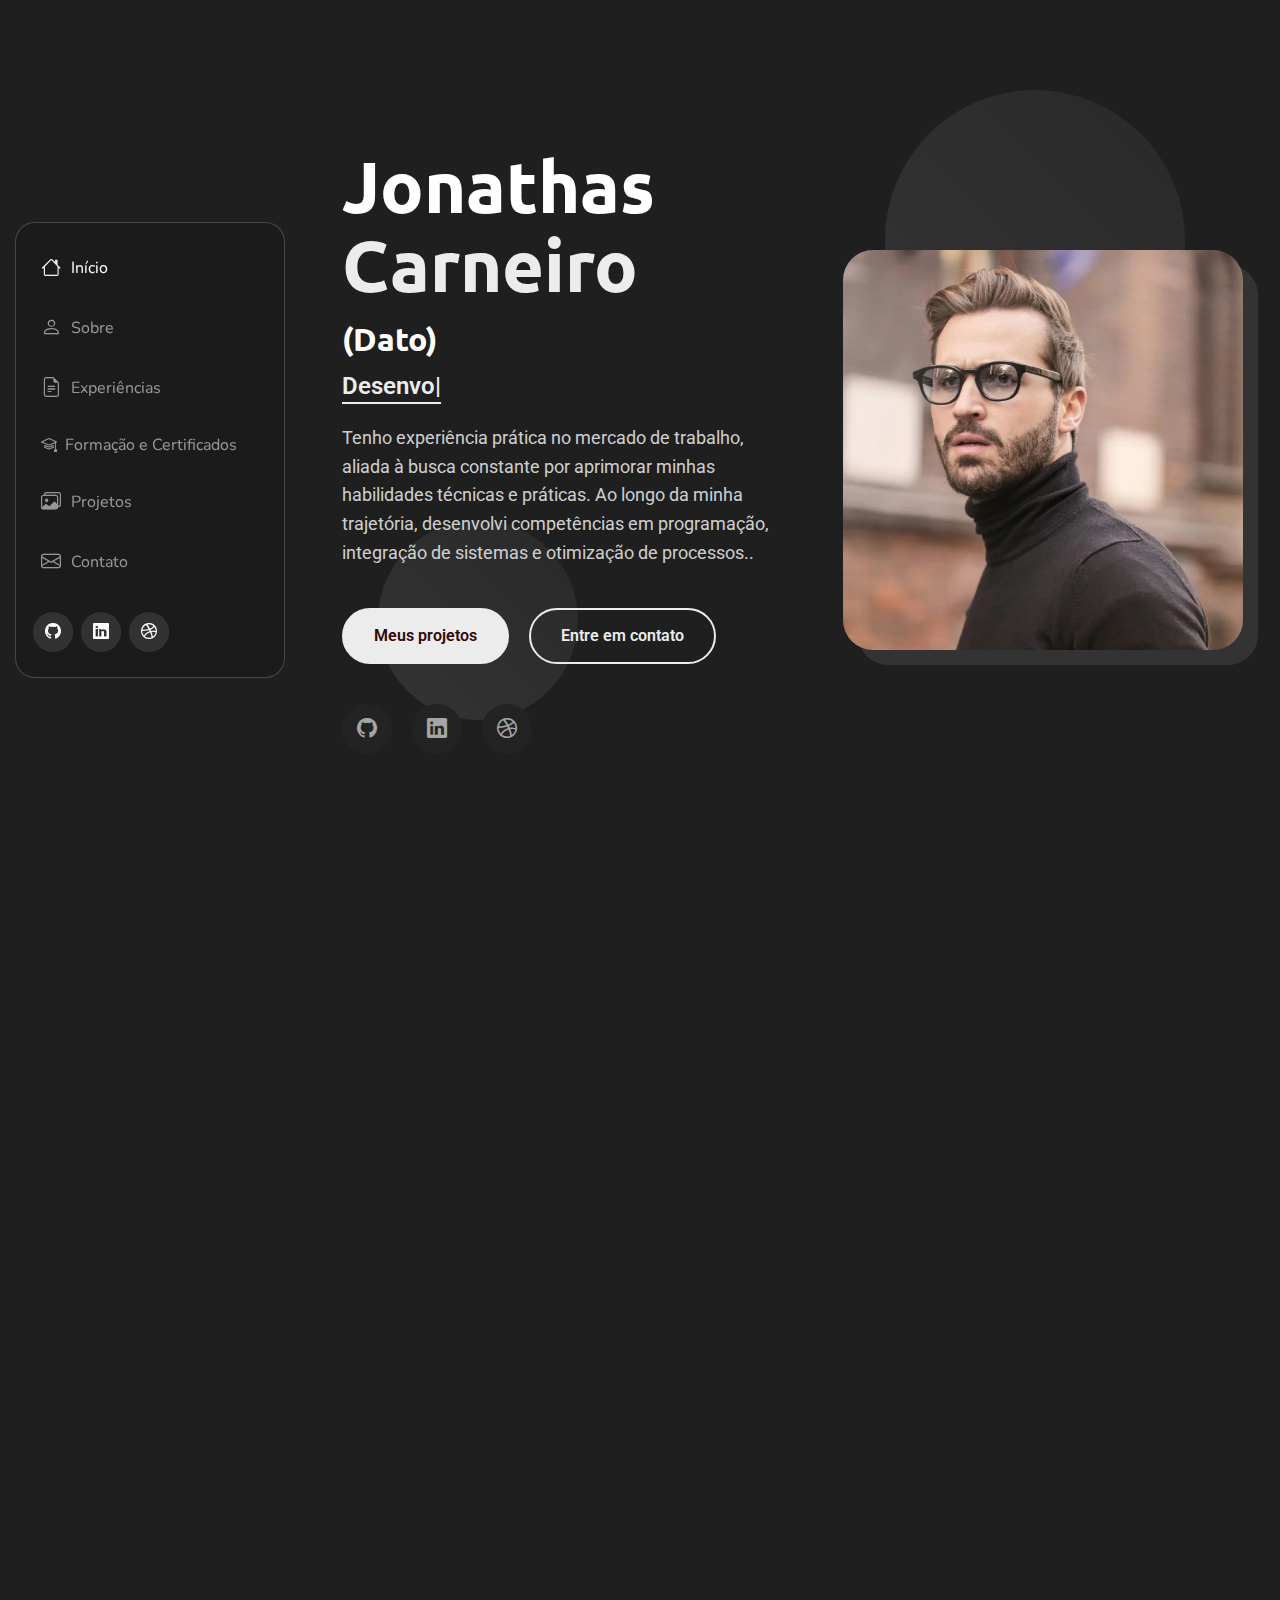
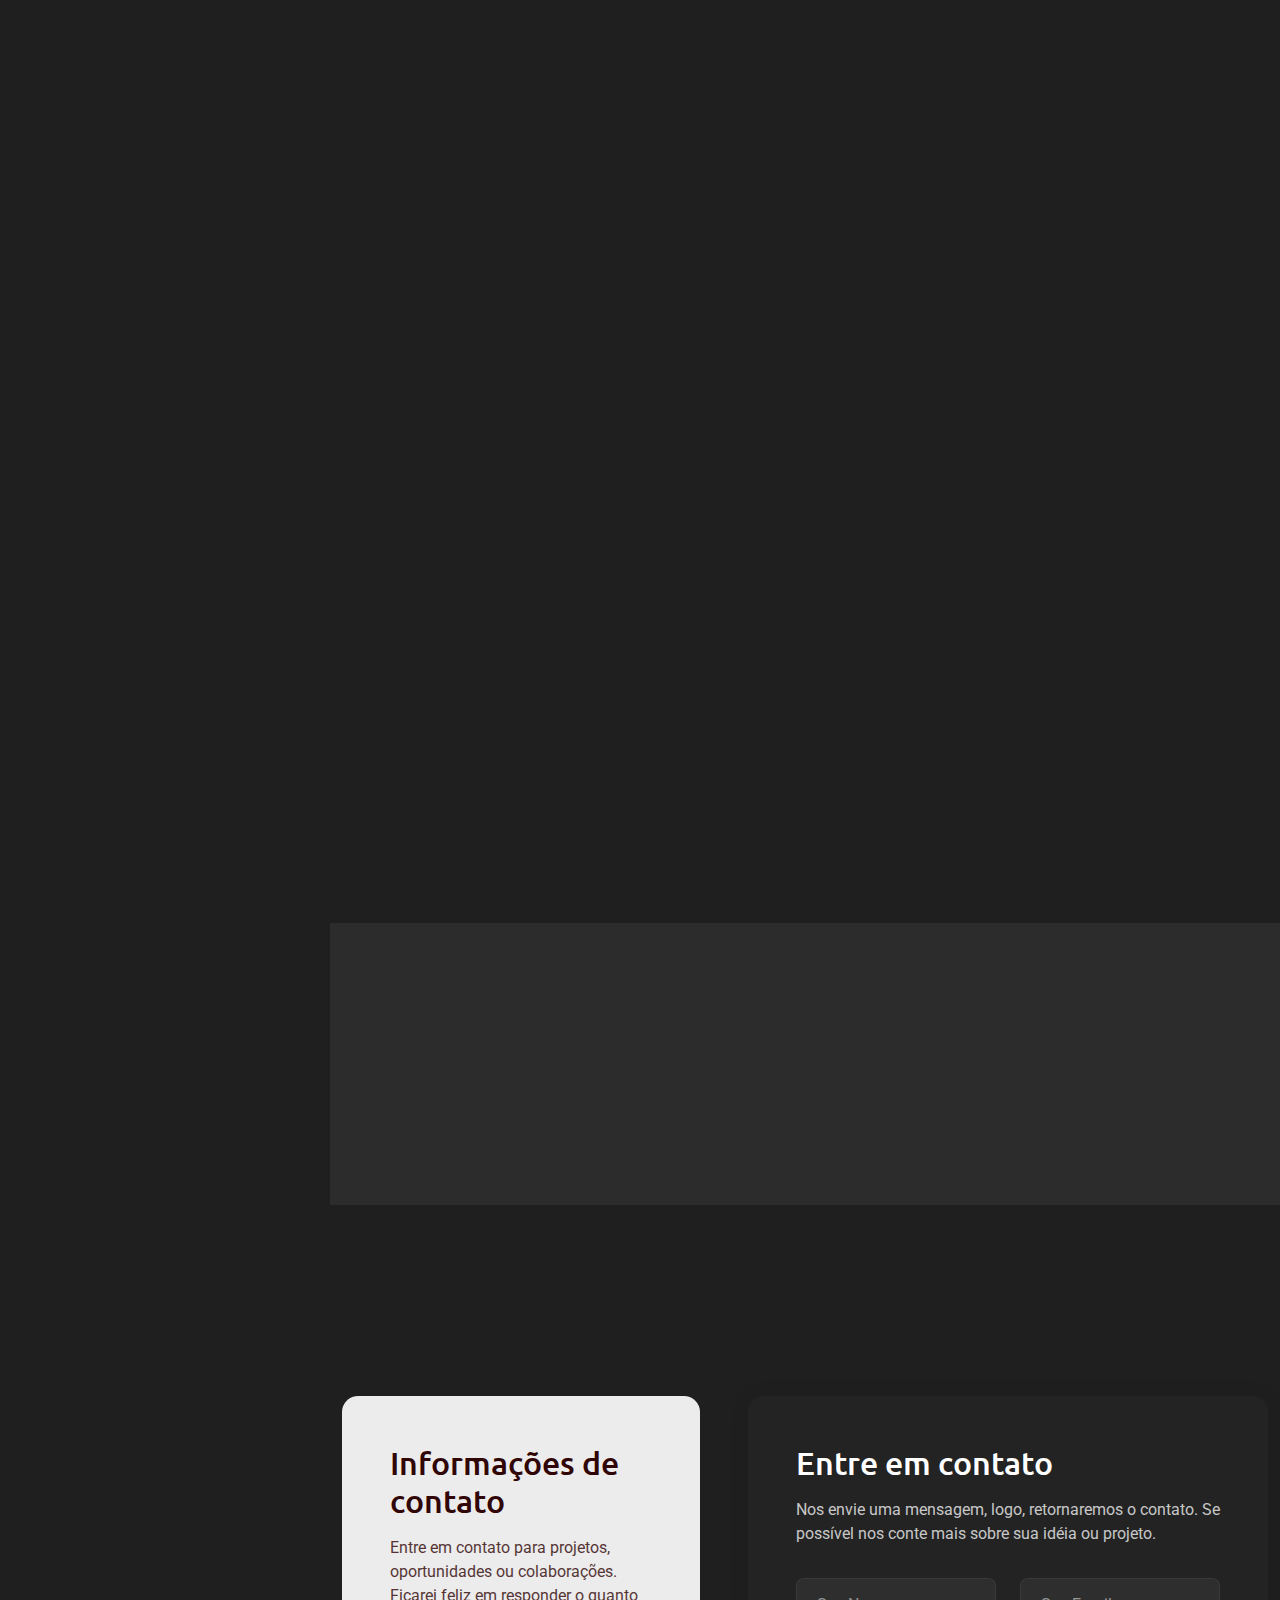
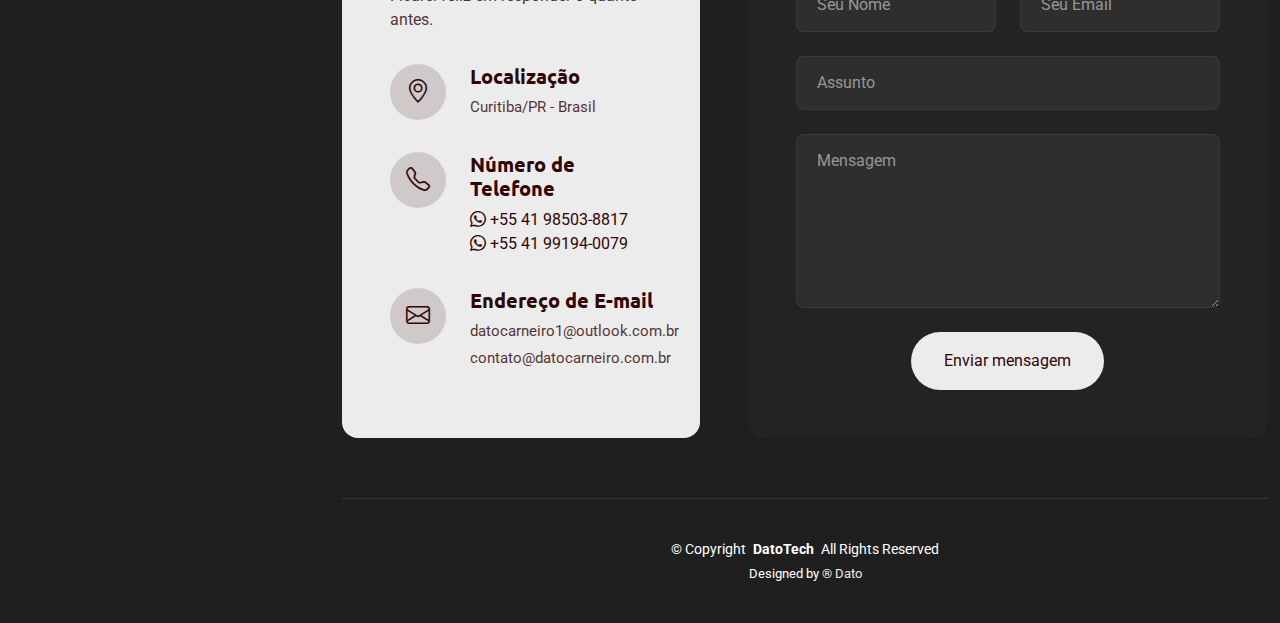
<file: index.html>
<!DOCTYPE html>
<html lang="en">

<head>
  <meta charset="utf-8">
  <meta content="width=device-width, initial-scale=1.0" name="viewport">
  <title>Home - Dato</title>
  <meta name="description" content="">
  <meta name="keywords" content="">

  <!-- Favicons -->
  <link href="assets/img/favicon.png" rel="icon">
  <link href="assets/img/apple-touch-icon.png" rel="apple-touch-icon">

  <!-- Fonts -->
  <link href="https://fonts.googleapis.com" rel="preconnect">
  <link href="https://fonts.gstatic.com" rel="preconnect" crossorigin>
  <link href="https://fonts.googleapis.com/css2?family=Roboto:ital,wght@0,100;0,300;0,400;0,500;0,700;0,900;1,100;1,300;1,400;1,500;1,700;1,900&family=Ubuntu:ital,wght@0,300;0,400;0,500;0,700;1,300;1,400;1,500;1,700&family=Nunito:ital,wght@0,200;0,300;0,400;0,500;0,600;0,700;0,800;0,900;1,200;1,300;1,400;1,500;1,600;1,700;1,800;1,900&display=swap" rel="stylesheet">

  <!-- Vendor CSS Files -->
  <link href="assets/vendor/bootstrap/css/bootstrap.min.css" rel="stylesheet">
  <link href="assets/vendor/bootstrap-icons/bootstrap-icons.css" rel="stylesheet">
  <link href="assets/vendor/aos/aos.css" rel="stylesheet">
  <link href="assets/vendor/glightbox/css/glightbox.min.css" rel="stylesheet">
  <link href="assets/vendor/swiper/swiper-bundle.min.css" rel="stylesheet">

  <!-- Main CSS File -->
  <link href="assets/css/main.css" rel="stylesheet">

</head>

<body class="index-page">

  <header id="header" class="header dark-background d-flex flex-column justify-content-center">
    <i class="header-toggle d-xl-none bi bi-list"></i>

    <div class="header-container d-flex flex-column align-items-start">
      <nav id="navmenu" class="navmenu">
        <ul>
          <li><a href="#hero" class="active"><i class="bi bi-house navicon"></i>Início</a></li>
          <li><a href="#about"><i class="bi bi-person navicon"></i> Sobre</a></li>
          <li><a href="#resume"><i class="bi bi-file-earmark-text navicon"></i> Experiências</a></li>
          <li><a href="#formacao"><i class="bi bi-mortarboard me-2"></i> Formação e Certificados</a></li>
          <li><a href="#portfolio"><i class="bi bi-images navicon"></i> Projetos</a></li>
          <!-- <li><a href="#services"><i class="bi bi-hdd-stack navicon"></i> Serviços</a></li>
          <li class="dropdown"><a href="#"><i class="bi bi-menu-button navicon"></i> <span>Menu suspenso</span> <i class="bi bi-chevron-down toggle-dropdown"></i></a>
            <ul>
              <li><a href="#">Dropdown 1</a></li>
              <li class="dropdown"><a href="#"><span>Deep Dropdown</span> <i class="bi bi-chevron-down toggle-dropdown"></i></a>
                <ul>
                  <li><a href="#">Deep Dropdown 1</a></li>
                  <li><a href="#">Deep Dropdown 2</a></li>
                  <li><a href="#">Deep Dropdown 3</a></li>
                  <li><a href="#">Deep Dropdown 4</a></li>
                  <li><a href="#">Deep Dropdown 5</a></li>
                </ul>
              </li>
              <li><a href="#">Dropdown 2</a></li>
              <li><a href="#">Dropdown 3</a></li>
              <li><a href="#">Dropdown 4</a></li>
            </ul>
          </li> -->
          <li><a href="#contact"><i class="bi bi-envelope navicon"></i> Contato</a></li>
        </ul>
      </nav>

      <div class="social-links text-center">
        <a href="https://github.com/datocarneiro/Resumos-de-Projetos"><i class="bi bi-github"></i></a>
        <a href="https://linkedin.com/in/jonathas-carneiro-dos-santos"><i class="bi bi-linkedin"></i></a>
        <a href="#contact"><i class="bi bi-dribbble"></i></a>
      </div>

    </div>

  </header>

  <main class="main">

    <!-- Hero Section -->
    <section id="hero" class="hero section">

      <div class="background-elements">
        <div class="bg-circle circle-1"></div>
        <div class="bg-circle circle-2"></div>
      </div>

      <div class="hero-content">

        <div class="container">
          <div class="row align-items-center">

            <div class="col-lg-6" data-aos="fade-right" data-aos-delay="100">
              <div class="hero-text">
                <h1>Jonathas<span class="accent-text"> Carneiro</span></h1>
                <h2>(Dato)</h2>
                <p class="lead"><span class="typed" data-typed-items="Desenvolvedor de Software, Administração básica de Servidores Linux, Banco de Dados, Integrações APIs, Automação de Tarefas e Processos"></span></p>


                <p class="description">Tenho experiência prática no mercado de trabalho, aliada à busca constante por aprimorar minhas habilidades técnicas e práticas. Ao longo da minha trajetória, desenvolvi competências em programação, integração de sistemas e otimização de processos..</p>

                <div class="hero-actions">
                  <a href="#portfolio" class="btn btn-primary">Meus projetos</a>
                  <a href="#contact" class="btn btn-outline">Entre em contato</a>
                </div>

                <div class="social-links">
                  <a href="https://github.com/datocarneiro/Resumos-de-Projetos"><i class="bi bi-github"></i></a>
                  <a href="https://linkedin.com/in/jonathas-carneiro-dos-santos"><i class="bi bi-linkedin"></i></a>
                  <a href="#contact"><i class="bi bi-dribbble"></i></a>
                </div>
              </div>
            </div>

            <div class="col-lg-6" data-aos="fade-left" data-aos-delay="200">
              <div class="hero-visual">
                <div class="profile-container">
                  <div class="profile-background"></div>
                  <img src="assets/img/profile/profile-2.webp" alt="Alexander Chen" class="profile-image">
                </div>
              </div>
            </div>

          </div>
        </div>
      </div>

    </section><!-- /Hero Section -->

    <!-- About Section -->
    <section id="about" class="about section">

      <div class="container" data-aos="fade-up" data-aos-delay="100">

        <div class="row">
          <div class="col-lg-5" data-aos="zoom-in" data-aos-delay="200">
            <div class="profile-card">
              <div class="profile-header">
                <div class="profile-image">
                  <img src="assets/img/profile/profile-square-3.webp" alt="Profile Image" class="img-fluid">
                </div>
                <div class="profile-badge">
                  <i class="bi bi-check-circle-fill"></i>
                </div>
              </div>

              <div class="profile-content">
                <h3>Jonathas Carneiro dos santos</h3>
                <p class="profession"> Developer</p>

                <div class="contact-links">
                  <a href="mailto:datocarneiro1@outlook.com" class="contact-item">
                    <i class="bi bi-envelope"></i>
                    datocarneiro1@outlook.com
                  </a>
                  <a href="https://wa.me/5541985038817?text=Olá,+estou vindo do seu portifólio!" class="contact-item">
                    <i class="bi bi-telephone"></i>
                    +55 (41) 98503-8817
                     <i class="bi bi-whatsapp"></i>
                  </a>
                  <a class="contact-item">
                    <i class="bi bi-geo-alt"></i>
                    Curitiba, PR
                  </a>
                </div>
              </div>
            </div>
          </div>

          <div class="col-lg-7" data-aos="fade-left" data-aos-delay="300">
            <div class="about-content">
              <div class="section-header">
                <span class="badge-text">Conheça-me</span>
                <h2>Apaixonado por criar soluções tecnológicas</h2>
              </div>

              <div class="description">
                <p>Tenho experiência prática no mercado de trabalho, aliada à busca constante por aprimorar minhas habilidades técnicas e práticas. Ao longo da minha trajetória, desenvolvi competências em programação, integração de sistemas e otimização de processos.</p>

                <p>Pai do Daniel, Ezequiel e músicos nas horas vagas.</p>
              </div>

              <div class="stats-grid">
                <div class="stat-item">
                  <div class="stat-number">20+</div>
                  <div class="stat-label">Projetos pessoais realizados</div>
                </div>
                <div class="stat-item">
                  <div class="stat-number">1+</div>
                  <div class="stat-label">Anos de experiencia</div>
                </div>
                <!-- <div class="stat-item">
                  <div class="stat-number">98%</div>
                  <div class="stat-label">Clientes satisfeitos</div>
                </div> -->
              </div>

              <div class="details-grid">
                <div class="detail-row">
                  <div class="detail-item">
                    <span class="detail-label">Specialização</span>
                    <span class="detail-value">Desenvolvimento de software &amp; Banco de Dados &amp; Servidores</span>
                  </div>
                  <!-- <div class="detail-item">
                    <span class="detail-label">Experience Level</span>
                    <span class="detail-value">Senior Professional</span>
                  </div> -->
                </div>
                <div class="detail-row">
                  <div class="detail-item">
                    <span class="detail-label">Formação</span>
                    <span class="detail-value">Análise e desenvolvimento de Sistemas (ADS)</span>
                  </div>
                  <!-- <div class="detail-item">
                    <span class="detail-label">Languages</span>
                    <span class="detail-value">English, Spanish, French</span>
                  </div> -->
                </div>
              </div>

              <div class="cta-section">
                <a href="#" class="btn btn-primary">
                  <i class="bi bi-download"></i>
                  Download Resumo
                </a>


                <a href="https://wa.me/5541985038817?text=Olá, Estou vindo do seu portifólio"class="btn btn-outline">
                  <i class="bi bi-whatsapp"></i>
                  Whatsapp
                </a> 
           

              </div>
            </div>
          </div>
        </div>

      </div>


    </section><!-- /About Section -->
 
    <section id="stats" class="stats section light-background">
      <!--

      <div class="container" data-aos="fade-up" data-aos-delay="100">

        <div class="row justify-content-center">
          <div class="col-lg-10">
            <div class="stats-wrapper">
              <div class="stats-item" data-aos="zoom-in" data-aos-delay="150">
                <div class="icon-wrapper">
                  <i class="bi bi-emoji-smile"></i>
                </div>
                <span data-purecounter-start="0" data-purecounter-end="30" data-purecounter-duration="1" class="purecounter"></span>
                <p>Clientes Satisfeito</p>
              </div><!-- End Stats Item -->

              <!-- <div class="stats-item" data-aos="zoom-in" data-aos-delay="200">
                <div class="icon-wrapper">
                  <i class="bi bi-journal-richtext"></i>
                </div>
                <span data-purecounter-start="0" data-purecounter-end="20" data-purecounter-duration="1" class="purecounter"></span>
                <p>Projetos</p>
              </div>End Stats Item -->

              <!-- <div class="stats-item" data-aos="zoom-in" data-aos-delay="250">
                <div class="icon-wrapper">
                  <i class="bi bi-headset"></i>
                </div>
                <span data-purecounter-start="0" data-purecounter-end="1463" data-purecounter-duration="1" class="purecounter"></span>
                <p>Hours Of Support</p>
              </div><!-- End Stats Item -->

              <!-- <div class="stats-item" data-aos="zoom-in" data-aos-delay="300">
                <div class="icon-wrapper">
                  <i class="bi bi-people"></i>
                </div>
                <span data-purecounter-start="0" data-purecounter-end="15" data-purecounter-duration="1" class="purecounter"></span>
                <p>Hard Workers</p>
              </div>End Stats Item 
            </div>
          </div>
        </div> -->

      </div>

    </section><!-- /Stats Section -->

    <!-- Skills Section -->
    <section id="skills" class="skills section">

      <!-- Section Title -->
      <div class="container section-title" data-aos="fade-up">
        <h2>Habilidades</h2>
        <p>Resumo de habilidades</p>
      </div><!-- End Section Title -->

      <div class="container" data-aos="fade-up" data-aos-delay="100">
  <div class="row">

    <!-- Back-end Development -->
    <div class="col-lg-6">
      <div class="skills-category" data-aos="fade-up" data-aos-delay="200">
        <h3>Backend</h3>
        <div class="skills-animation">

          <div class="skill-item">
            <div class="d-flex justify-content-between align-items-center">
              <h4>Python</h4>
              <span class="skill-percentage">70%</span>
            </div>
            <div class="progress">
              <div class="progress-bar" role="progressbar" aria-valuenow="70" aria-valuemin="0" aria-valuemax="100"></div>
            </div>
            <div class="skill-tooltip">Desenvolvimento de softwares, integrações e automações em Python</div>
          </div>

          <div class="skill-item">
            <div class="d-flex justify-content-between align-items-center">
              <h4>Java</h4>
              <span class="skill-percentage">15%</span>
            </div>
            <div class="progress">
              <div class="progress-bar" role="progressbar" aria-valuenow="15" aria-valuemin="0" aria-valuemax="100"></div>
            </div>
            <div class="skill-tooltip">Desenvolvimento mobile, Android studio</div>
          </div>

          <div class="skill-item">
            <div class="d-flex justify-content-between align-items-center">
              <h4>APIs & Integrações</h4>
              <span class="skill-percentage">65%</span>
            </div>
            <div class="progress">
              <div class="progress-bar" role="progressbar" aria-valuenow="65" aria-valuemin="0" aria-valuemax="100"></div>
            </div>
            <div class="skill-tooltip">Consumo e criação de APIs, autenticação e manipulação de dados JSON</div>
          </div>

          <div class="skill-item">
            <div class="d-flex justify-content-between align-items-center">
              <h4>Bancos de Dados </h4>
              <span class="skill-percentage">50%</span>
            </div>
            <div class="progress">
              <div class="progress-bar" role="progressbar" aria-valuenow="50" aria-valuemin="0" aria-valuemax="100"></div>
            </div>
            <div class="skill-tooltip">Modelagem, consultas e integração com bancos relacionais e NoSQL</div>
          </div>

          <div class="skill-item">
            <div class="d-flex justify-content-between align-items-center">
              <h4>Docker</h4>
              <span class="skill-percentage">40%</span>
            </div>
            <div class="progress">
              <div class="progress-bar" role="progressbar" aria-valuenow="40" aria-valuemin="0" aria-valuemax="100"></div>
            </div>
            <div class="skill-tooltip">Extração e processamento de dados usando Selenium, Pandas e automações locais</div>
          </div>

          <div class="skill-item">
            <div class="d-flex justify-content-between align-items-center">
              <h4>Automação e Web Scraping</h4>
              <span class="skill-percentage">60%</span>
            </div>
            <div class="progress">
              <div class="progress-bar" role="progressbar" aria-valuenow="60" aria-valuemin="0" aria-valuemax="100"></div>
            </div>
            <div class="skill-tooltip">Extração e processamento de dados usando Selenium, Pandas e automações locais</div>
          </div>

          <div class="skill-item">
            <div class="d-flex justify-content-between align-items-center">
              <h4>Servidores & Infraestrutura </h4>
              <span class="skill-percentage">15%</span>
            </div>
            <div class="progress">
              <div class="progress-bar" role="progressbar" aria-valuenow="15" aria-valuemin="0" aria-valuemax="100"></div>
            </div>
            <div class="skill-tooltip">Configuração de servidores, proxy reverso, segurança com UFW e SSH</div>
          </div>

        </div>
      </div>
    </div><!-- End Back-end Skills -->

    <!-- Front-end / Mobile Development -->
    <div class="col-lg-6">
      <div class="skills-category" data-aos="fade-up" data-aos-delay="300">
        <h3>Front-end & Mobile Development</h3>
        <div class="skills-animation">

          <div class="skill-item">
            <div class="d-flex justify-content-between align-items-center">
              <h4>XML mobile</h4>
              <span class="skill-percentage">20%</span>
            </div>
            <div class="progress">
              <div class="progress-bar" role="progressbar" aria-valuenow="20" aria-valuemin="0" aria-valuemax="100"></div>
            </div>
            <div class="skill-tooltip">Desenvolvimento de aplicativos mobile com android studio</div>
          </div>

          <div class="skill-item">
            <div class="d-flex justify-content-between align-items-center">
              <h4>HTML | CSS </h4>
              <span class="skill-percentage">30%</span>
            </div>
            <div class="progress">
              <div class="progress-bar" role="progressbar" aria-valuenow="30" aria-valuemin="0" aria-valuemax="100"></div>
            </div>
            <div class="skill-tooltip">Criação de interfaces web </div>
          </div>

       

          <div class="skill-item">
            <div class="d-flex justify-content-between align-items-center">
              <h4>Git | GitHub | CI/CD</h4>
              <span class="skill-percentage">50%</span>
            </div>
            <div class="progress">
              <div class="progress-bar" role="progressbar" aria-valuenow="50" aria-valuemin="0" aria-valuemax="100"></div>
            </div>
            <div class="skill-tooltip">Controle de versão, integração contínua e automação de deploy</div>
          </div>

          <div class="skill-item">
            <div class="d-flex justify-content-between align-items-center">
              <h4>JavaScript</h4>
              <span class="skill-percentage">20%</span>
            </div>
            <div class="progress">
              <div class="progress-bar" role="progressbar" aria-valuenow="20" aria-valuemin="0" aria-valuemax="100"></div>
            </div>
            <div class="skill-tooltip">Processos front</div>
          </div>

        </div>
      </div>
    </div><!-- End Front-end Skills -->

  </div>
</div>


      </div>

    </section><!-- /Skills Section -->

    <!-- Resume Section -->
    <section id="resume" class="resume section">

      <!-- Section Title -->
      <div class="container section-title" data-aos="fade-up">
        <h2>Curriculo</h2>
        <!-- <p>Magnam dolores commodi suscipit. Necessitatibus eius consequatur ex aliquid fuga eum quidem. Sit sint consectetur velit. Quisquam quos quisquam cupiditate. Et nemo qui impedit suscipit alias ea. Quia fugiat sit in iste officiis commodi quidem hic quas.</p> -->
      </div>

      <div class="container" data-aos="fade-up" data-aos-delay="100">

        <div class="row gy-4">
          <!-- Left column with summary and contact -->
          <div class="col-lg-4">
            <div class="resume-side" data-aos="fade-right" data-aos-delay="100">
              <div class="profile-img mb-4">
                <img src="assets/img/profile/profile-square-2.webp" alt="Profile" class="img-fluid rounded">
              </div>

              <h3>Resumo Profissional</h3>
              <p>Sou Jonathas Carneiro, tenho experiência prática no mercado de trabalho, aliada à busca constante por aprimorar minhas habilidades técnicas e práticas. Ao longo da minha trajetória, desenvolvi competências em programação, integração de sistemas e otimização de processos.</p>

              <h3 class="mt-4">Informações de Contato</h3>
              <ul class="contact-info list-unstyled">
                <li><i class="bi bi-geo-alt"></i> Curitiba/PR - Brasil</li>
                <li>              
                  <a href="https://wa.me/5541985038817?text=Olá,+estou vindo do seu portifólio!" class="contact-item" ">
                    <i class="bi bi-telephone" ></i>
                    +55 (41) 98503-8817
                    <i class="bi bi-whatsapp" style="color: #3bce40"></i>
                  </a>
                </li>

                <li>
                  <a href="mailto:datocarneiro1@outlook.com" class="contact-item">
                    <i class="bi bi-envelope"></i>
                    datocarneiro1@outlook.com
                  </a>
                </li>        
    
                <li>
                  <i class="bi bi-linkedin" style="color: #71b3ff"></i>
                  <a href="https://www.linkedin.com/in/jonathas-carneiro-dos-santos" target="_blank" rel="noopener noreferrer">
                    Meu linkedin
                  </a>
                </li>

              </ul>

              <div class="skills-animation mt-4">
                <h3>Habilidades Técnicas</h3>

                <div class="skill-item">
                  <div class="d-flex justify-content-between">
                    <span>Backend </span>
                    <span>70%</span>
                  </div>
                  <div class="progress">
                    <div class="progress-bar" role="progressbar" aria-valuenow="85" aria-valuemin="0" aria-valuemax="100"></div>
                  </div>
                </div>

                <div class="skill-item">
                  <div class="d-flex justify-content-between">
                    <span>APIs</span>
                    <span>70%</span>
                  </div>
                  <div class="progress">
                    <div class="progress-bar" role="progressbar" aria-valuenow="90" aria-valuemin="0" aria-valuemax="100"></div>
                  </div>
                </div>

                <div class="skill-item">
                  <div class="d-flex justify-content-between">
                    <span>Bancos de Dados</span>
                    <span>50%</span>
                  </div>
                  <div class="progress">
                    <div class="progress-bar" role="progressbar" aria-valuenow="80" aria-valuemin="0" aria-valuemax="100"></div>
                  </div>
                </div>

                <div class="skill-item">
                  <div class="d-flex justify-content-between">
                    <span>Desenvolvimento Mobile </span>
                    <span>30%</span>
                  </div>
                  <div class="progress">
                    <div class="progress-bar" role="progressbar" aria-valuenow="75" aria-valuemin="0" aria-valuemax="100"></div>
                  </div>
                </div>

                <div class="skill-item">
                  <div class="d-flex justify-content-between">
                    <span>Docker</span>
                    <span>40%</span>
                  </div>
                  <div class="progress">
                    <div class="progress-bar" role="progressbar" aria-valuenow="40" aria-valuemin="0" aria-valuemax="100"></div>
                  </div>
                </div>

                <div class="skill-item">
                  <div class="d-flex justify-content-between">
                    <span>Infraestruturas</span>
                    <span>15%</span>
                  </div>
                  <div class="progress">
                    <div class="progress-bar" role="progressbar" aria-valuenow="70" aria-valuemin="0" aria-valuemax="100"></div>
                  </div>
                </div>

                <div class="skill-item">
                  <div class="d-flex justify-content-between">
                    <span>Git | GitHub </span>
                    <span>50%</span>
                  </div>
                  <div class="progress">
                    <div class="progress-bar" role="progressbar" aria-valuenow="85" aria-valuemin="0" aria-valuemax="100"></div>
                  </div>
                </div>
                <div class="skill-item">
                  <div class="d-flex justify-content-between">
                    <span>Frontend </span>
                    <span>20%</span>
                  </div>
                  <div class="progress">
                    <div class="progress-bar" role="progressbar" aria-valuenow="20" aria-valuemin="0" aria-valuemax="100"></div>
                  </div>
                </div>
          




              </div>

            </div>
          </div>

          <!-- Right column with experience -->
          <div class="col-lg-8 ps-4 ps-lg-5">
            <!-- Experience Section -->
            <div class="resume-section" data-aos="fade-up">
              <h3><i class="bi bi-briefcase me-2" style="color: #c2962f"></i>Experiência profissionais</h3>

              <div class="resume-item">
                <h4> Desenvolvedor</h4>
                <h5> 03/2025 - Atual</h5>
                <p class="company"><i class="bi bi-building"></i> AMPLO LOGÍSTICA LTDA .</p>
                <ul>
                  <li> Atuando no desenvolvimento de soluções com foco em automação de processos logísticos</li>
                  <li> Integração com APIs</li>
                  <li> Gerenciamento operacional integrado a sistemas WMS.</li>
                  <li> Automações.</li>
                  <li> Bussiness inteligence.</li>
                </ul>
              </div>

              <div class="resume-item">
                <h4>Analista de Processo</h4>
                <h5>2021 - 03/2025</h5>
                <p class="company"><i class="bi bi-building"></i> AMPLO LOGÍSTICA LTDA.</p>
                <ul>
                  <li> Administrador de WMS, configurações e gestão de integrações (rotinas) </li>
                  <li> Integrações APIs</li>
                  <li> Automações e melhoria de processos</li>
                  <li> Bussiness inteligence</li>
                </ul>
              </div>


              <div class="resume-item">
                <h4>Supervisor de Logistica</h4>
                <h5>2017 - 2021</h5>
                <p class="company"><i class="bi bi-building"></i> AMPLO LOGÍSTICA LTDA.</p>
                <ul>
                  <li> Gestão de equipe operacional</li>
                  <li> Iso 9001 </li>
                  <li> Administrador de WMS </li>
                  <li> Dashboards</li>
                </ul>
              </div>

            </div>

          
            <div class="resume-section" data-aos="fade-up" data-aos-delay="00">
              <h3><i class="bi bi-briefcase me-2" style="color: #c2962f"></i> + Experiências</h3>

              <div class="resume-item">
                <h4>Desenvolvedor | Freelancer</h4>
                <h5>2024</h5>
                <p class="company"><i class="bi bi-building"></i> SISTEMA DE INTEGRAÇÃO WMS x BUSLOG </p>
                  <ul>
                    <li> Desenvolvi um sistema desktop que integra o WMS da empresa à API da transportadora Buslog, permitindo gerar, cotar e rastrear envios diretamente pela aplicação.</li>
                    <li> A integração foi implementada com base na documentação oficial da API da transportadora, garantindo estabilidade e conformidade técnica.</li>
                    <li> O sistema proporcionou otimização significativa nos processos logísticos, reduzindo o tempo de execução das tarefas de um dia inteiro para poucos segundos, com exportação automática de dados em planilhas.</li>
                    <li> <strong> Tecnologias: Ubuntu Server | Nginx | Cloudflare Tunnel | SSH | UFW | Proxy Reverso</strong></li>
                  </ul>
              </div>

              <div class="resume-item">
                <h4>Administrador de sistema | Freelancer</h4>
                <h5>2025</h5>
                <p class="company"><i class="bi bi-building"></i> SERVIDOR LINUX PARA AUTOMAÇÕES </p>
                  <ul>
                    <li> Implantei e configurei um servidor Linux local com Ubuntu Server, destinado ao suporte de aplicações internas e execução de automações locais.</li>
                    <li> Configurei acesso remoto seguro via túnel Cloudflare, utilizando par de chaves SSH para autenticação e proxy reverso Nginx para roteamento de requisições.</li>
                    <li> Implementei regras de firewall com UFW, para maior segurança.</li>
                    <li> <strong> Tecnologias: Python | API | Tkinter | GitHub | Openpyxl | Pandas </strong></li>
                  </ul>
              </div>

              <div class="resume-item">
                <h4>Desenvolvedor Mobile | Freelancer</h4>
                <h5>2024/2025</h5>
                <p class="company"><i class="bi bi-building"></i> APLICATIVO MOBILE – ELITE FC </p>
                <ul>
                  <li> Desenvolvi a versão mobile do sistema de sorteio de times Elite FC, utilizando Android Studio e Java como linguagem principal.</li>
                  <li> Implementei o banco de dados Firestore, permitindo atualizações em tempo real e controle de usuários por tipo (administrador e membro).</li>
                  <li> Criei uma interface em XML, com foco em experiência do usuário, fluidez e usabilidade.</li>
                  <li> A aplicação possibilita o gerenciamento de jogadores, onde cada participante autorizado no workspace, pode confirmação de presença e sorteio equilibrado de times com base em nível e posição.</li>
                  <li> <strong> Tecnologias: Java | Android Studio | Firestore | XML | GitHub</strong></li>
                </ul>
              </div>

              <div class="resume-item">
                <h4>Desenvolvedor Backend | Freelancer</h4>
                <h5>2023</h5>
                <p class="company"><i class="bi bi-building"></i> DASHBOARD DE EXPEDIÇÃO LOGÍSTICA </p>
                <ul>
                  <li> Desenvolvi um sistema de monitoramento logístico baseado em Web Scraping, para criação de um dashboard de expedição.</li>
                  <li> A aplicação captura palavras-chave em portais logísticos utilizando Selenium, armazenando as informações em estrutura de dados chave-valor.</li>
                  <li> Os dados são renderizados dinamicamente no navegador por meio do Flask, com interface desenvolvida em Html, Css e JavaScript.</li>
                  <li> A solução otimizou o controle de saída de volumes, prevenindo atrasos operacionais e agrupando múltiplos clientes internos por transportadora.</li>
                  <li> <strong>Tecnologias: Python | Selenium | Flask | HTML | CSS | GitHub</strong></li>
                </ul>
              </div>
              </div>
              </div>
    </section>
              <!-- Resume Section -->

        

      

            <!-- ###################  FORMAÇÂO / CERTIFICADOS ############################# -->

    <section id="formacao" class="formacao section">


      <!-- Section Title -->
      <div class="container section-title" data-aos="fade-up">
        <h2>Formação </h2>
        <!-- <p> SESSÂO EM MANUTENÇÃO.</p> -->
      </div><!-- End Section Title -->

      <!-- Formação e Certificados Section -->
      <div class="resume-section" data-aos="fade-up" data-aos-delay="300">
        <h3><i class="bi bi-mortarboard me-2" style="color: #c2962f"></i>Formação Acadêmica</h3>

        <div class="resume-item">
          <h4>Análise e Desenvolvimento de Sistemas</h4>
          <h5>2023 - 2025</h5>
          <p class="company"><i class="bi bi-building"></i> Faculdade Anhanguera Educacional / UNOPAR</p>
          <ul>
            <li>Graduação com foco em Analise e desenvolvimento de software, banco de dados e arquitetura de sistemas.</li>
            <li>Projetos práticos envolvendo Python, Java, Banco de dados, Html, Css, JavaScript.</li>
            <li>Participação em projeto de extensão voltado à criação de sistemas para instituições sociais.</li>
          </ul>
        </div>


      </div>

      <!-- Certificados -->
      <div class="resume-section" data-aos="fade-up" data-aos-delay="400">
        <h3><i class="bi bi-award me-2" style="color: #c2962f"></i>Certificados Técnicos</h3>

        <div class="resume-item">
          <h4> MTA: Introduction to Programming Using Python</h4>
          <h5>2023</h5>
          <p class="company"><i class="bi bi-building"></i> Colaborar - AVA (colaboraread.com.br)</p>
          <ul>
            <li><strong>Código de autenticação:</strong> <code>tklzjqKk2SMxOBLV2ENIZog6vAgxLrxR2kSB4P7C3zg=</code></li>
            <li><strong>Verificação:</strong> 
              <a href="https://www.colaboraread.com.br/autenticidade/index"  style="color: rgb(88, 147, 184);" target="_blank" rel="noopener noreferrer">
                https://www.colaboraread.com.br/autenticidade/index
              </a>
            </li>
          </ul>
        </div>

        <div class="resume-item">
          <h4> BUSINESS INTELLIGENCE </h4>
          <h5>2023</h5>
          <p class="company"><i class="bi bi-building"></i> FAE Centro Universitário</p>
          <ul>
            <li><strong>Código de autenticação:</strong> <code>M3GJY-FABVX-QPF3C-J528X</code></li>
            <li><strong>Verificação:</strong> 
              <a href="https://portaldeassinaturas.bomjesus.br/validate/M3GJY-FABVX-QPF3C-J528X" style="color: rgb(88, 147, 184);" target="_blank" rel="noopener noreferrer">
                https://portaldeassinaturas.bomjesus.br/validate
              </a>
            </li>
          </ul>
        </div>

        <div class="resume-item">
          <h4> MICROSOFTE OFFICE SPECIALIST: EXCEL ESPECIALIST  </h4>
          <h5>2023</h5>
          <p class="company"><i class="bi bi-building"></i> Udemy Business</p>
          <ul>
            <li><strong>Código de autenticação:</strong> <code>UC-858afdda-cdc3-43c7-8c8b-f055de7df1a8</code></li>
            <li><strong>Verificação:</strong> 
              <a href="https://www.udemy.com/certificate/UC-858afdda-cdc3-43c7-8c8b-f055de7df1a8/" style="color: rgb(88, 147, 184);" target="_blank" rel="noopener noreferrer">
                https://www.udemy.com/certificate
              </a>
            </li>
          </ul>
        </div>



    </section><!-- /Formacao Section -->

  
    <!-- Portfolio Section -->

    <section id="portfolio" class="portfolio section">

      <!-- Section Title -->
      <div class="container section-title" data-aos="fade-up">
        <h2>Projetos Desenvolvidos</h2>
        <p> Nsessa sessão confira alguns projetos que atuei.</p>
        <!-- <h1> ⚙ SESSÃO EM MANUTENÇÃO ⚙.</h1> -->
      </div><!-- End Section Title -->

      <div class="container" data-aos="fade-up" data-aos-delay="100">

        <div class="isotope-layout" data-default-filter="*" data-layout="masonry" data-sort="original-order">

          <div class="row">
         
            <div class="col-lg-3 filter-sidebar">
              <div class="filters-wrapper" data-aos="fade-right" data-aos-delay="150">
                <ul class="portfolio-filters isotope-filters">
                  <li data-filter="*" class="filter-active">Todos os Projetos</li>
                  <li data-filter=".filter-beckend">Beckend</li>
                  <li data-filter=".filter-frontend">Frontend</li>
                  <li data-filter=".filter-infra">Infraestruturas</li>
                  <li data-filter=".filter-mobile">Mobile</li>
                  <li data-filter=".filter-automacao">Automações</li>
                </ul>
              </div>
            </div>

            <div class="col-lg-9">
              <div class="row gy-4 portfolio-container isotope-container" data-aos="fade-up" data-aos-delay="200">

                <div class="col-lg-6 col-md-6 portfolio-item isotope-item filter-beckend">
                  <div class="portfolio-wrap">
                    <img src="assets/img/portfolio/buslog/buslog-capa.webp" class="img-fluid" alt="Portfolio Image" loading="lazy">
                    <div class="portfolio-info">
                      <div  class="content">
                        <span style="color: #ffffff" class="category">Beckend</span>
                        <h4 style="color: #93b04e">SISTEMA DE INTEGRAÇÃO WMS x BUSLOG</h4>
                        <div class="portfolio-links">
                          <a href="assets/img/portfolio/buslog/buslog-capa.webp" class="glightbox" title=" SISTEMA DE INTEGRAÇÃO WMS x BUSLOG"><i class="bi bi-plus-lg"></i></a>
                          <a href="portfolio-details.html#portfolio-details-projeto1" title="More Details"><i class="bi bi-arrow-right"></i></a>
                        </div>
                      </div>
                    </div>
                  </div>
                </div><!-- End Portfolio Item -->

                <div class="col-lg-6 col-md-6 portfolio-item isotope-item filter-mobile">
                  <div class="portfolio-wrap">
                    <img src="assets/img/portfolio/eliteFC/elite1.webp" class="img-fluid" alt="Portfolio Image" loading="lazy">
                    <div class="portfolio-info">
                      <div class="content">
                        <span style="color: #ffffff" class="category">Mobile</span>
                        <h4 style="color: #93b04e">APLICATIVO MOBILE – ELITE FC</h4>
                        <div class="portfolio-links">
                          <a href="assets/img/portfolio/eliteFC/elite1.webp" class="glightbox" title="APLICATIVO MOBILE – ELITE FC"><i class="bi bi-plus-lg"></i></a>
                          <a href="portfolio-details.html#portfolio-details-projeto2" title="More Details"><i class="bi bi-arrow-right"></i></a>
                        </div>
                      </div>
                    </div>
                  </div>
                </div><!-- End Portfolio Item -->

                <div class="col-lg-6 col-md-6 portfolio-item isotope-item filter-infra">
                  <div class="portfolio-wrap">
                    <img src="assets/img/portfolio/servidor/servidor1.png" class="img-fluid" alt="Portfolio Image" loading="lazy">
                    <div class="portfolio-info">
                      <div class="content">
                        <span style="color: #ffffff"class="category">Infraestrutura</span>
                        <h4 style="color: #93b04e">SERVIDOR LINUX</h4>
                        <div class="portfolio-links">
                          <a href="assets/img/portfolio/servidor/servidor1.png" class="glightbox" title="SERVIDOR LINUX"><i class="bi bi-plus-lg"></i></a>
                          <a href="portfolio-details.html#portfolio-details-projeto3" title="More Details"><i class="bi bi-arrow-right"></i></a>
                        </div>
                      </div>
                    </div>
                  </div>
                </div><!-- End Portfolio Item -->

                <div class="col-lg-6 col-md-6 portfolio-item isotope-item filter-beckend filter-frontend">
                  <div class="portfolio-wrap">
                    <img src="assets/img/portfolio/dash/dash.png" class="img-fluid" alt="Portfolio Image" loading="lazy">
                    <div class="portfolio-info">
                      <div class="content">
                        <span style="color: #ffffff"class="category">Full Stack</span>
                        <h4 style="color: #93b04e">DASHBOARD DE EXPEDIÇÃO LOGÍSTICA</h4>
                        <div class="portfolio-links">
                          <a href="assets/img/portfolio/dash/dash.png" class="glightbox" title="DASHBOARD DE EXPEDIÇÃO LOGÍSTICA"><i class="bi bi-plus-lg"></i></a>
                          <a href="portfolio-details.html#portfolio-details-projeto4" title="More Details"><i class="bi bi-arrow-right"></i></a>
                        </div>
                      </div>
                    </div>
                  </div>
                </div><!-- End Portfolio Item -->

              
                <div class="col-lg-6 col-md-6 portfolio-item isotope-item filter-automacao">
                  <div class="portfolio-wrap">
                    <img src="assets/img/portfolio/n8n-resumo/n8n-resumo.png" class="img-fluid" alt="Portfolio Image" loading="lazy">
                    <div class="portfolio-info">
                      <div class="content">
                        <span style="color: #ffffff"class="category">Automação</span>
                        <h4 style="color: #93b04e">AUTOMACÃO n8n</h4>
                        <div class="portfolio-links">
                          <a href="assets/img/portfolio/n8n-resumo/n8n-resumo.png" class="glightbox" title="AUTOMACAO n8n"><i class="bi bi-plus-lg"></i></a>
                          <a href="portfolio-details.html#portfolio-details-projeto5" title="More Details"><i class="bi bi-arrow-right"></i></a>
                        </div>
                      </div>
                    </div>
                  </div>
                </div><!-- End Portfolio Item -->

                <div class="col-lg-6 col-md-6 portfolio-item isotope-item filter-beckend filter-frontend">
                  <div class="portfolio-wrap">
                    <img src="assets/img/portfolio/reservaData/reservaData.png" class="img-fluid" alt="Portfolio Image" loading="lazy">
                    <div class="portfolio-info">
                      <div class="content">
                        <span style="color: #ffffff"class="category">Full Stack</span>
                        <h4 style="color: #93b04e">RESERVA DATA</h4>
                        <div class="portfolio-links">
                          <a href="assets/img/portfolio/reservaData/reservaData.png" class="glightbox" title="RESERVA DATA"><i class="bi bi-plus-lg"></i></a>
                          <a href="portfolio-details.html#portfolio-details-projeto6" title="More Details"><i class="bi bi-arrow-right"></i></a>
                        </div>
                      </div>
                    </div>
                  </div>
                </div><!-- End Portfolio Item -->

                <div class="col-lg-6 col-md-6 portfolio-item isotope-item filter-beckend filter-frontend">
                  <div class="portfolio-wrap">
                    <img src="assets/img/portfolio/latam/latam.png" class="img-fluid" alt="Portfolio Image" loading="lazy">
                    <div class="portfolio-info">
                      <div class="content">
                        <span style="color: #ffffff"class="category">Web Scraping</span>
                        <h4 style="color: #93b04e">RASTREAMENTO LATAM</h4>
                        <div class="portfolio-links">
                          <a href="assets/img/portfolio/latam/latam.png" class="glightbox" title="RASTREAMENTO LATAM"><i class="bi bi-plus-lg"></i></a>
                          <a href="portfolio-details.html#portfolio-details-projeto7" title="More Details"><i class="bi bi-arrow-right"></i></a>
                        </div>
                      </div>
                    </div>
                  </div>
                </div><!-- End Portfolio Item -->


                <div class="col-lg-6 col-md-6 portfolio-item isotope-item filter-automacao">
                  <div class="portfolio-wrap">
                    <img src="assets/img/portfolio/n8n-lead/n8n-lead1.png" class="img-fluid" alt="Portfolio Image" loading="lazy">
                    <div class="portfolio-info">
                      <div class="content">
                        <span style="color: #ffffff"class="category">Automação</span>
                        <h4 style="color: #93b04e">AUTOMACÃO n8n</h4>
                        <div class="portfolio-links">
                          <a href="assets/img/portfolio/n8n-lead/n8n-lead1.png" class="glightbox" title="AUTOMACAO n8n"><i class="bi bi-plus-lg"></i></a>
                          <a href="portfolio-details.html#portfolio-details-projeto8" title="More Details"><i class="bi bi-arrow-right"></i></a>
                        </div>
                      </div>
                    </div>
                  </div>
                </div><!-- End Portfolio Item -->

              </div><!-- End Portfolio Container -->
            </div>
          </div>

        </div>

      </div>

    </section><!-- /Portfolio Section -->




    <!-- ###########################    SESSÃO DE SERVIÇÔS EM MANUTENÇÂO ################################### -->
  
    <!-- Services Section -->
    <section id="services" class="services section">

      <!-- Section Title -->
      <div class="container section-title" data-aos="fade-up">
        <h2>Serviços</h2>
        <!-- <p>Necessitatibus eius consequatur ex aliquid fuga eum quidem sint consectetur velit</p> -->
        <h1> ⚙ SESSÃO EM MANUTENÇÃO ⚙.</h1>
      </div><!-- End Section Title -->

      <!-- <div class="container" data-aos="fade-up" data-aos-delay="100">

        <div class="service-header">
          <div class="row align-items-center">
            <div class="col-lg-8 col-md-12">
              <div class="service-intro">
                <h2 class="service-heading">
                  <div>Innovative business</div>
                  <div><span>performance solutions</span></div>
                </h2>
              </div>
            </div>
            <div class="col-lg-4 col-md-12">
              <div class="service-summary">
                <p>
                  We integrate forward-thinking strategies, creative approaches, and state-of-the-art technologies to deliver exceptional customer experiences that drive growth and engage target markets.
                </p>
                <a href="services.html" class="service-btn">
                  View All Services
                  <i class="bi bi-arrow-right"></i>
                </a>
              </div>
            </div>
          </div>
        </div>

        <div class="row justify-content-center">
          <div class="col-lg-4 col-md-6" data-aos="fade-up" data-aos-delay="100">
            <div class="service-card position-relative z-1">
              <div class="service-icon">
                <i class="bi bi-palette"></i>
              </div>
              <a href="service-details.html" class="card-action d-flex align-items-center justify-content-center rounded-circle">
                <i class="bi bi-arrow-up-right"></i>
              </a>
              <h3>
                <a href="service-details.html">
                  Creative <span>branding</span>
                </a>
              </h3>
              <p>
                Nulla facilisi. Maecenas eget magna neque. Suspendisse potenti. Curabitur eleifend nisi non magna vulputate, vel condimentum libero tempus. Proin consectetur feugiat diam.
              </p>
            </div>
          </div>
          <div class="col-lg-4 col-md-6" data-aos="fade-up" data-aos-delay="200">
            <div class="service-card position-relative z-1">
              <div class="service-icon">
                <i class="bi bi-gem"></i>
              </div>
              <a href="service-details.html" class="card-action d-flex align-items-center justify-content-center rounded-circle">
                <i class="bi bi-arrow-up-right"></i>
              </a>
              <h3>
                <a href="service-details.html">
                  Design <span>systems</span>
                </a>
              </h3>
              <p>
                Praesent euismod varius tellus, vel bibendum nunc interdum at. Donec vehicula diam vel metus venenatis convallis. Aliquam erat volutpat. Etiam viverra magna sit amet.
              </p>
            </div>
          </div>
          <div class="col-lg-4 col-md-6" data-aos="fade-up" data-aos-delay="300">
            <div class="service-card position-relative z-1">
              <div class="service-icon">
                <i class="bi bi-megaphone"></i>
              </div>
              <a href="service-details.html" class="card-action d-flex align-items-center justify-content-center rounded-circle">
                <i class="bi bi-arrow-up-right"></i>
              </a>
              <h3>
                <a href="service-details.html">
                  Marketing <span>strategies</span>
                </a>
              </h3>
              <p>
                Vivamus tempor velit id magna dictum, sed fermentum nisi faucibus. Integer nec pretium sapien. Fusce tincidunt ligula et purus consequat, ac pellentesque nulla eleifend.
              </p>
            </div>
          </div>
          <div class="col-lg-4 col-md-6" data-aos="fade-up" data-aos-delay="100">
            <div class="service-card position-relative z-1">
              <div class="service-icon">
                <i class="bi bi-code-slash"></i>
              </div>
              <a href="service-details.html" class="card-action d-flex align-items-center justify-content-center rounded-circle">
                <i class="bi bi-arrow-up-right"></i>
              </a>
              <h3>
                <a href="service-details.html">
                  Digital <span>platforms</span>
                </a>
              </h3>
              <p>
                Cras fermentum odio eu feugiat malesuada. Vestibulum ante ipsum primis in faucibus orci luctus et accumsan cursus. Morbi placerat nulla vel nunc viverra accumsan.
              </p>
            </div>
          </div>
          <div class="col-lg-4 col-md-6" data-aos="fade-up" data-aos-delay="200">
            <div class="service-card position-relative z-1">
              <div class="service-icon">
                <i class="bi bi-graph-up"></i>
              </div>
              <a href="service-details.html" class="card-action d-flex align-items-center justify-content-center rounded-circle">
                <i class="bi bi-arrow-up-right"></i>
              </a>
              <h3>
                <a href="service-details.html">
                  Growth <span>acceleration</span>
                </a>
              </h3>
              <p>
                Aenean vel augue vel nisi bibendum posuere. Phasellus in lacus quis urna sodales dignissim. Duis aliquam libero eget risus facilisis. Quisque eget libero vel nisl fringilla.
              </p>
            </div>
          </div>
          <div class="col-lg-4 col-md-6" data-aos="fade-up" data-aos-delay="300">
            <div class="service-card position-relative z-1">
              <div class="service-icon">
                <i class="bi bi-camera-video"></i>
              </div>
              <a href="service-details.html" class="card-action d-flex align-items-center justify-content-center rounded-circle">
                <i class="bi bi-arrow-up-right"></i>
              </a>
              <h3>
                <a href="service-details.html">
                  Media <span>solutions</span>
                </a>
              </h3>
              <p>
                Etiam efficitur lacus in diam finibus, nec ultrices est sagittis. Maecenas elementum magna sed risus faucibus, nec commodo purus facilisis. Vestibulum accumsan magna.
              </p>
            </div>
          </div>
        </div>

      </div> -->

    </section>




    <!-- ###########################    SESSÃO DE COMENTARIOS EM MANUTENÇÂO ################################### -->


    <!-- Testimonials Section -->
    <section id="testimonials" class="testimonials section light-background">

      <!-- Section Title -->
      <div class="container section-title" data-aos="fade-up">
        <h2>Comentários</h2>
         <h1> ⚙ SESSÃO EM MANUTENÇÃO ⚙.</h1>
      </div><!-- End Section Title -->
<!-- 
      <div class="container">

        <div class="testimonial-masonry">

          <div class="testimonial-item" data-aos="fade-up">
            <div class="testimonial-content">
              <div class="quote-pattern">
                <i class="bi bi-quote"></i>
              </div>
              <p>Implementing innovative strategies has revolutionized our approach to market challenges and competitive positioning.</p>
              <div class="client-info">
                <div class="client-image">
                  <img src="assets/img/person/person-f-7.webp" alt="Client">
                </div>
                <div class="client-details">
                  <h3>Rachel Bennett</h3>
                  <span class="position">Strategy Director</span>
                </div>
              </div>
            </div>
          </div>

          <div class="testimonial-item highlight" data-aos="fade-up" data-aos-delay="100">
            <div class="testimonial-content">
              <div class="quote-pattern">
                <i class="bi bi-quote"></i>
              </div>
              <p>Exceptional service delivery and innovative solutions have transformed our business operations, leading to remarkable growth and enhanced customer satisfaction across all touchpoints.</p>
              <div class="client-info">
                <div class="client-image">
                  <img src="assets/img/person/person-m-7.webp" alt="Client">
                </div>
                <div class="client-details">
                  <h3>Daniel Morgan</h3>
                  <span class="position">Chief Innovation Officer</span>
                </div>
              </div>
            </div>
          </div>

          <div class="testimonial-item" data-aos="fade-up" data-aos-delay="200">
            <div class="testimonial-content">
              <div class="quote-pattern">
                <i class="bi bi-quote"></i>
              </div>
              <p>Strategic partnership has enabled seamless digital transformation and operational excellence.</p>
              <div class="client-info">
                <div class="client-image">
                  <img src="assets/img/person/person-f-8.webp" alt="Client">
                </div>
                <div class="client-details">
                  <h3>Emma Thompson</h3>
                  <span class="position">Digital Lead</span>
                </div>
              </div>
            </div>
          </div>

          <div class="testimonial-item" data-aos="fade-up" data-aos-delay="300">
            <div class="testimonial-content">
              <div class="quote-pattern">
                <i class="bi bi-quote"></i>
              </div>
              <p>Professional expertise and dedication have significantly improved our project delivery timelines and quality metrics.</p>
              <div class="client-info">
                <div class="client-image">
                  <img src="assets/img/person/person-m-8.webp" alt="Client">
                </div>
                <div class="client-details">
                  <h3>Christopher Lee</h3>
                  <span class="position">Technical Director</span>
                </div>
              </div>
            </div>
          </div>

          <div class="testimonial-item highlight" data-aos="fade-up" data-aos-delay="400">
            <div class="testimonial-content">
              <div class="quote-pattern">
                <i class="bi bi-quote"></i>
              </div>
              <p>Collaborative approach and industry expertise have revolutionized our product development cycle, resulting in faster time-to-market and increased customer engagement levels.</p>
              <div class="client-info">
                <div class="client-image">
                  <img src="assets/img/person/person-f-9.webp" alt="Client">
                </div>
                <div class="client-details">
                  <h3>Olivia Carter</h3>
                  <span class="position">Product Manager</span>
                </div>
              </div>
            </div>
          </div>

          <div class="testimonial-item" data-aos="fade-up" data-aos-delay="500">
            <div class="testimonial-content">
              <div class="quote-pattern">
                <i class="bi bi-quote"></i>
              </div>
              <p>Innovative approach to user experience design has significantly enhanced our platform's engagement metrics and customer retention rates.</p>
              <div class="client-info">
                <div class="client-image">
                  <img src="assets/img/person/person-m-13.webp" alt="Client">
                </div>
                <div class="client-details">
                  <h3>Nathan Brooks</h3>
                  <span class="position">UX Director</span>
                </div>
              </div>
            </div>
          </div>

        </div>

      </div> -->

    </section><!-- /Testimonials Section -->


    
    <!-- ###########################    SESSÃO CONTATOO ################################### -->

    <!-- Contact Section -->
    <section id="contact" class="contact section">

      <!-- Section Title -->
      <div class="container section-title" data-aos="fade-up">
        <h2>Contato</h2>
        <p>Entre em contato comigo por meio de um dos canais abaixo</p>
      </div><!-- End Section Title -->

      <div class="container">

        <div class="row g-4 g-lg-5">
          <div class="col-lg-5">
            <div class="info-box">
      
              <h3>Informações de contato</h3>
              <p>Entre em contato para projetos, oportunidades ou colaborações. Ficarei feliz em responder o quanto antes.</p>

              <div class="info-item">
                <div class="icon-box">
                  <i class="bi bi-geo-alt"></i>
                </div>
                <div class="content">
                  <h4>Localização</h4>
                  <p>Curitiba/PR - Brasil</p>
                </div>
              </div>
       
              <div class="info-item">
                <div class="icon-box">
                  <i class="bi bi-telephone"></i>
                </div>
                <div class="content">
                  <h4>Número de Telefone</h4>
                  <div class="phone-numbers">
                    <div class="phone-item">
                      <i class="bi bi-whatsapp"></i>
                      <span>  +55 41 98503-8817</span>
                    </div>
                    <div class="phone-item">
                      <i class="bi bi-whatsapp"></i>
                      <span>  +55 41 99194-0079</span>
                    </div>
                  </div>
                </div>
              </div>

              <div class="info-item">
                <div class="icon-box">
                  <i class="bi bi-envelope"></i>
                </div>
                <div class="content">
                  <h4>Endereço de E-mail</h4>
                  <p>datocarneiro1@outlook.com.br</p>
                  <p>contato@datocarneiro.com.br</p>
                </div>
              </div>
            </div>
          </div>

          <div class="col-lg-7">
            <div class="contact-form">
              <h3>Entre em contato</h3>
              <p>Nos envie uma mensagem, logo, retornaremos o contato. Se possível nos conte mais sobre sua idéia ou projeto.</p>

              <form action="/forms/contact.php" method="POST" class="php-email-form">
                <div class="row gy-4">

                  <div class="col-md-6">
                    <input type="text" name="name" class="form-control" placeholder="Seu Nome" required="">
                  </div>

                  <div class="col-md-6 ">
                    <input type="email" class="form-control" name="email" placeholder="Seu Email" required="">
                  </div>

                  <div class="col-12">
                    <input type="text" class="form-control" name="subject" placeholder="Assunto" required="">
                  </div>

                  <div class="col-12">
                    <textarea class="form-control" name="message" rows="6" placeholder="Mensagem" required=""></textarea>
                  </div>

                  <div class="col-12 text-center">
                    <div class="loading">Carregando...</div>
                    <div class="error-message"></div>
                    <div class="sent-message">Sua mensagem foi enviada. Obrigado!</div>

                    <button type="submit" class="btn">Enviar mensagem</button>
                  </div>

                </div>
              </form>

            </div>
          </div>

        </div>

      </div>

    </section><!-- /Contact Section -->

  </main>

  <footer id="footer" class="footer position-relative">

    <div class="container">
      <div class="copyright text-center ">
        <p>© <span>Copyright</span> <strong class="px-1 sitename">DatoTech</strong> <span>All Rights Reserved</span></p>
      </div>
      <div class="credits">
        <!-- All the links in the footer should remain intact. -->
        <!-- You can delete the links only if you've purchased the pro version. -->
        <!-- Licensing information: https://bootstrapmade.com/license/ -->
        <!-- Purchase the pro version with working PHP/AJAX contact form: [buy-url] -->
        Designed by <a href="https://bootstrapmade.com/">® Dato</a>
      </div>
    </div>

  </footer>

  <!-- Scroll Top -->
  <a href="#" id="scroll-top" class="scroll-top d-flex align-items-center justify-content-center"><i class="bi bi-arrow-up-short"></i></a>

  <!-- Preloader -->
  <div id="preloader"></div>

  <!-- Vendor JS Files -->
  <script src="assets/vendor/bootstrap/js/bootstrap.bundle.min.js"></script>
  <script src="assets/vendor/php-email-form/validate.js"></script>
  <script src="assets/vendor/aos/aos.js"></script>
  <script src="assets/vendor/typed.js/typed.umd.js"></script>
  <script src="assets/vendor/purecounter/purecounter_vanilla.js"></script>
  <script src="assets/vendor/waypoints/noframework.waypoints.js"></script>
  <script src="assets/vendor/isotope-layout/isotope.pkgd.min.js"></script>
  <script src="assets/vendor/imagesloaded/imagesloaded.pkgd.min.js"></script>
  <script src="assets/vendor/glightbox/js/glightbox.min.js"></script>
  <script src="assets/vendor/swiper/swiper-bundle.min.js"></script>

  <!-- Main JS File -->
  <script src="assets/js/main.js"></script>

</body>

</html>
</file>
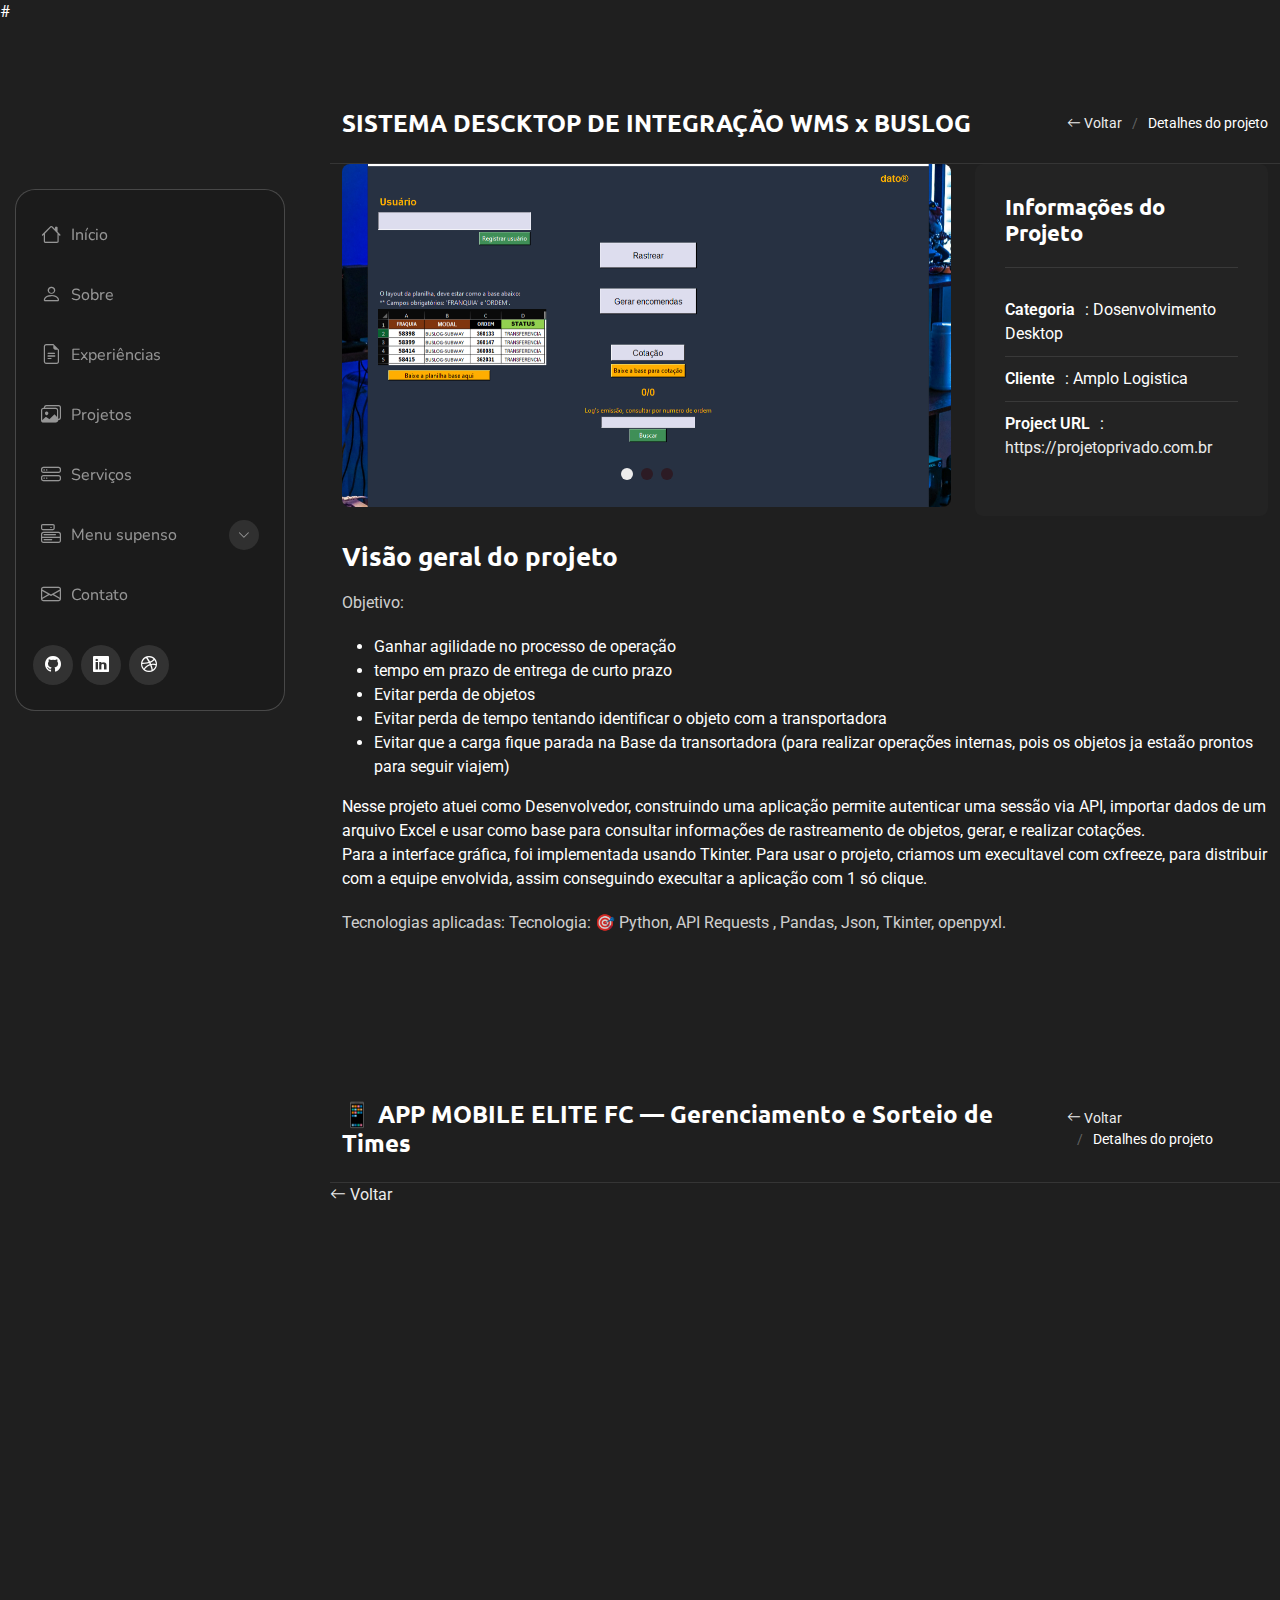
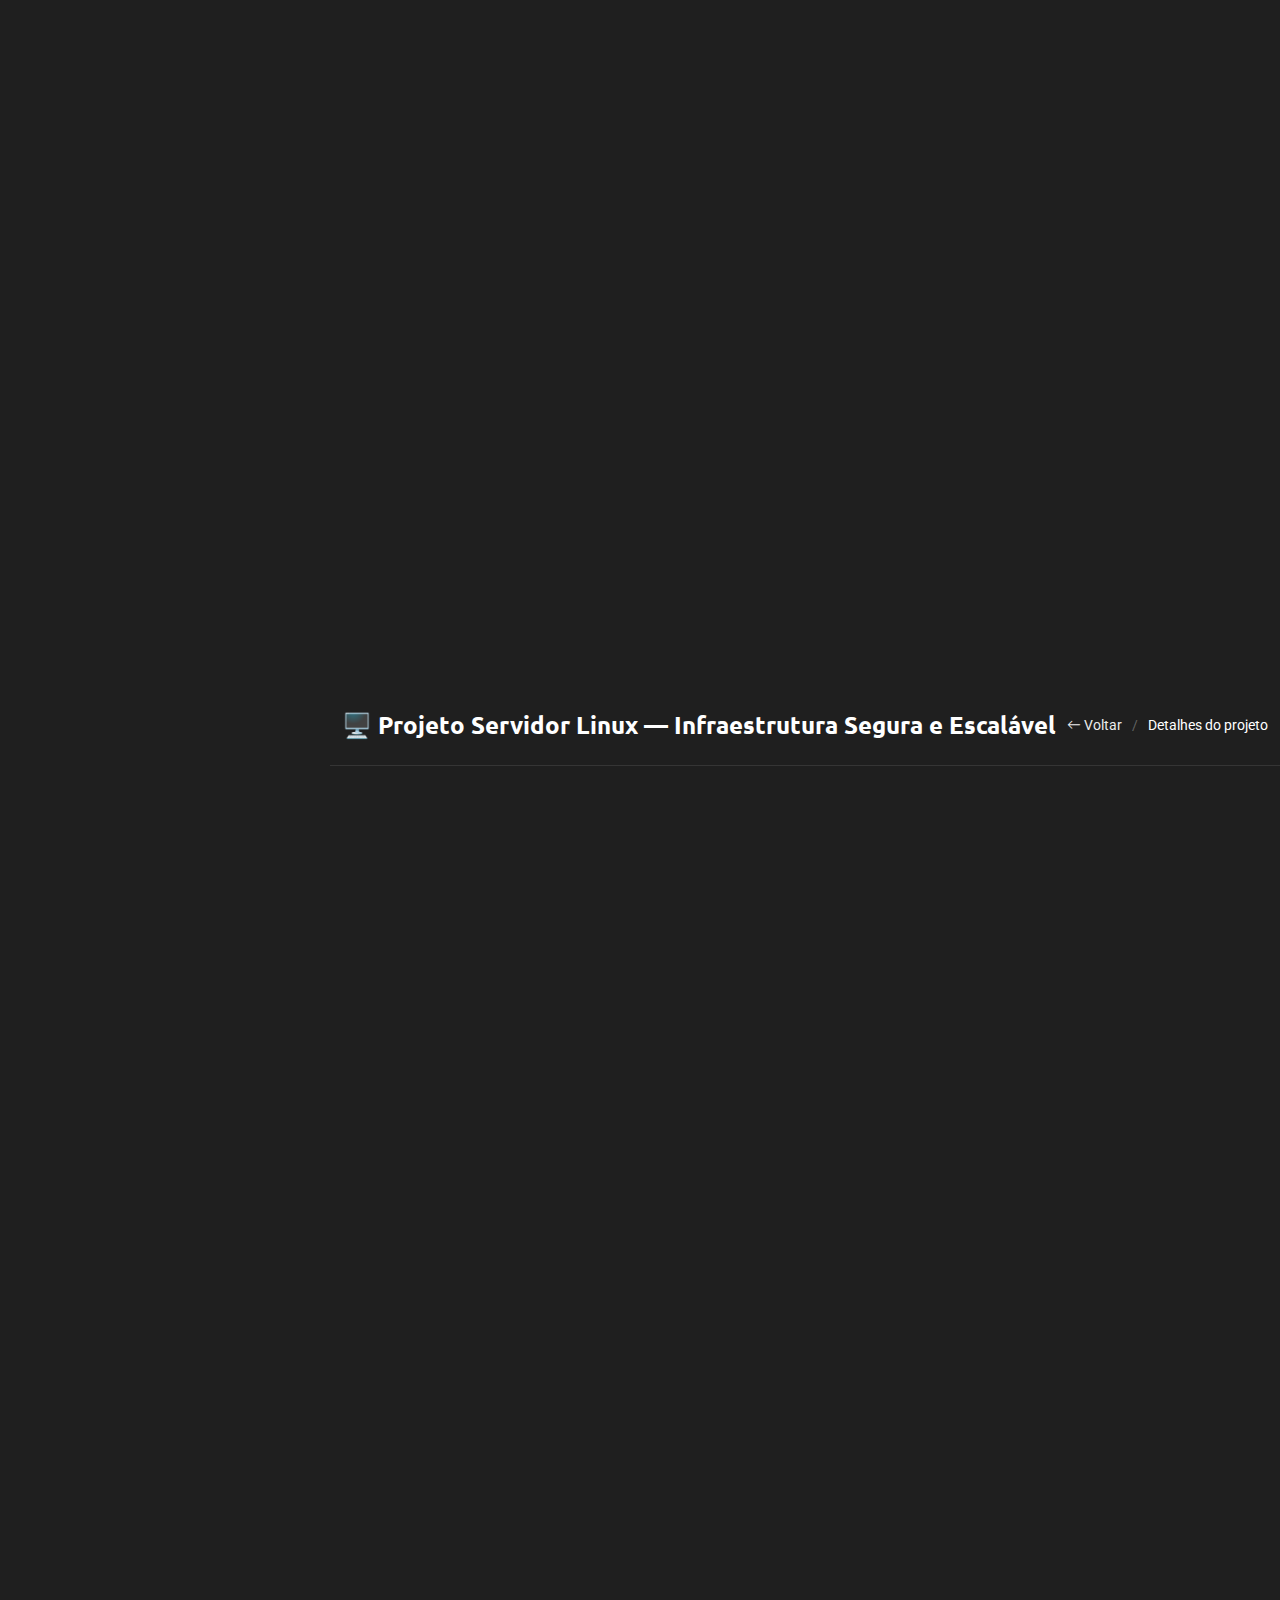
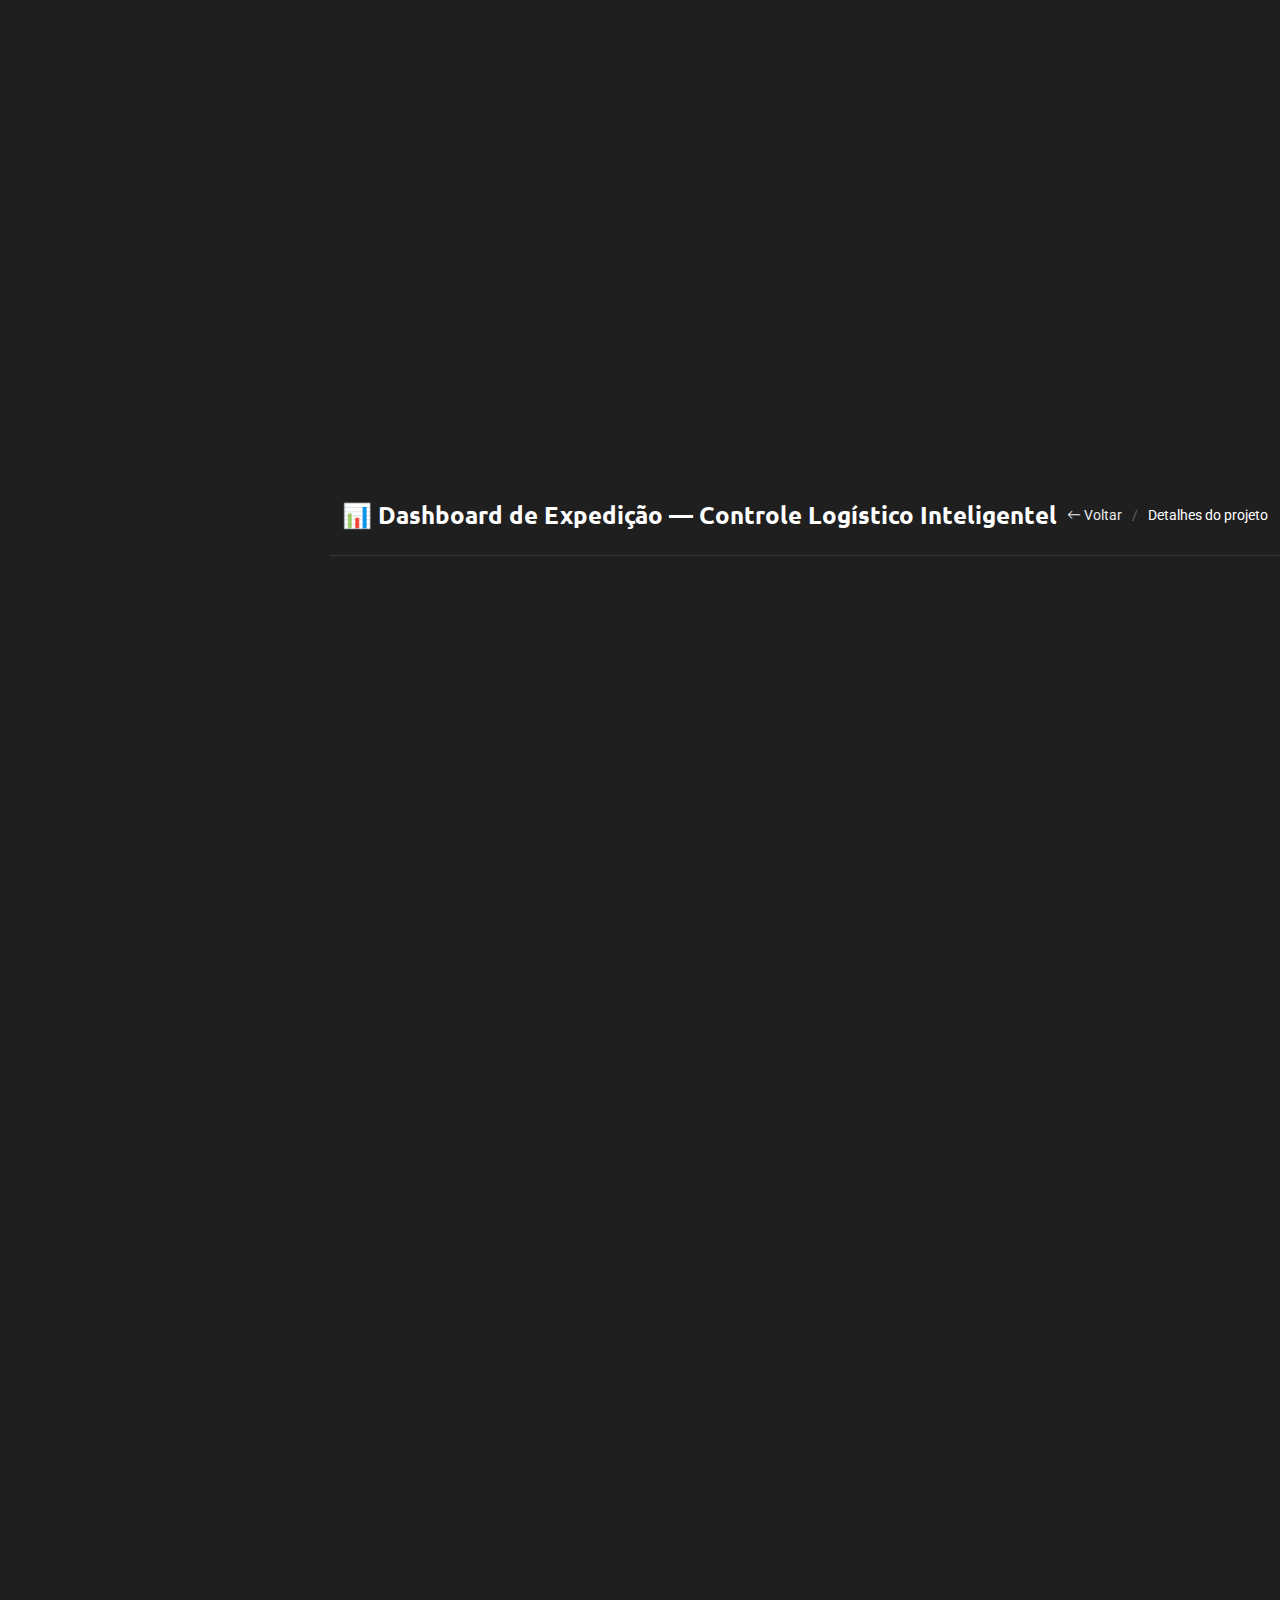
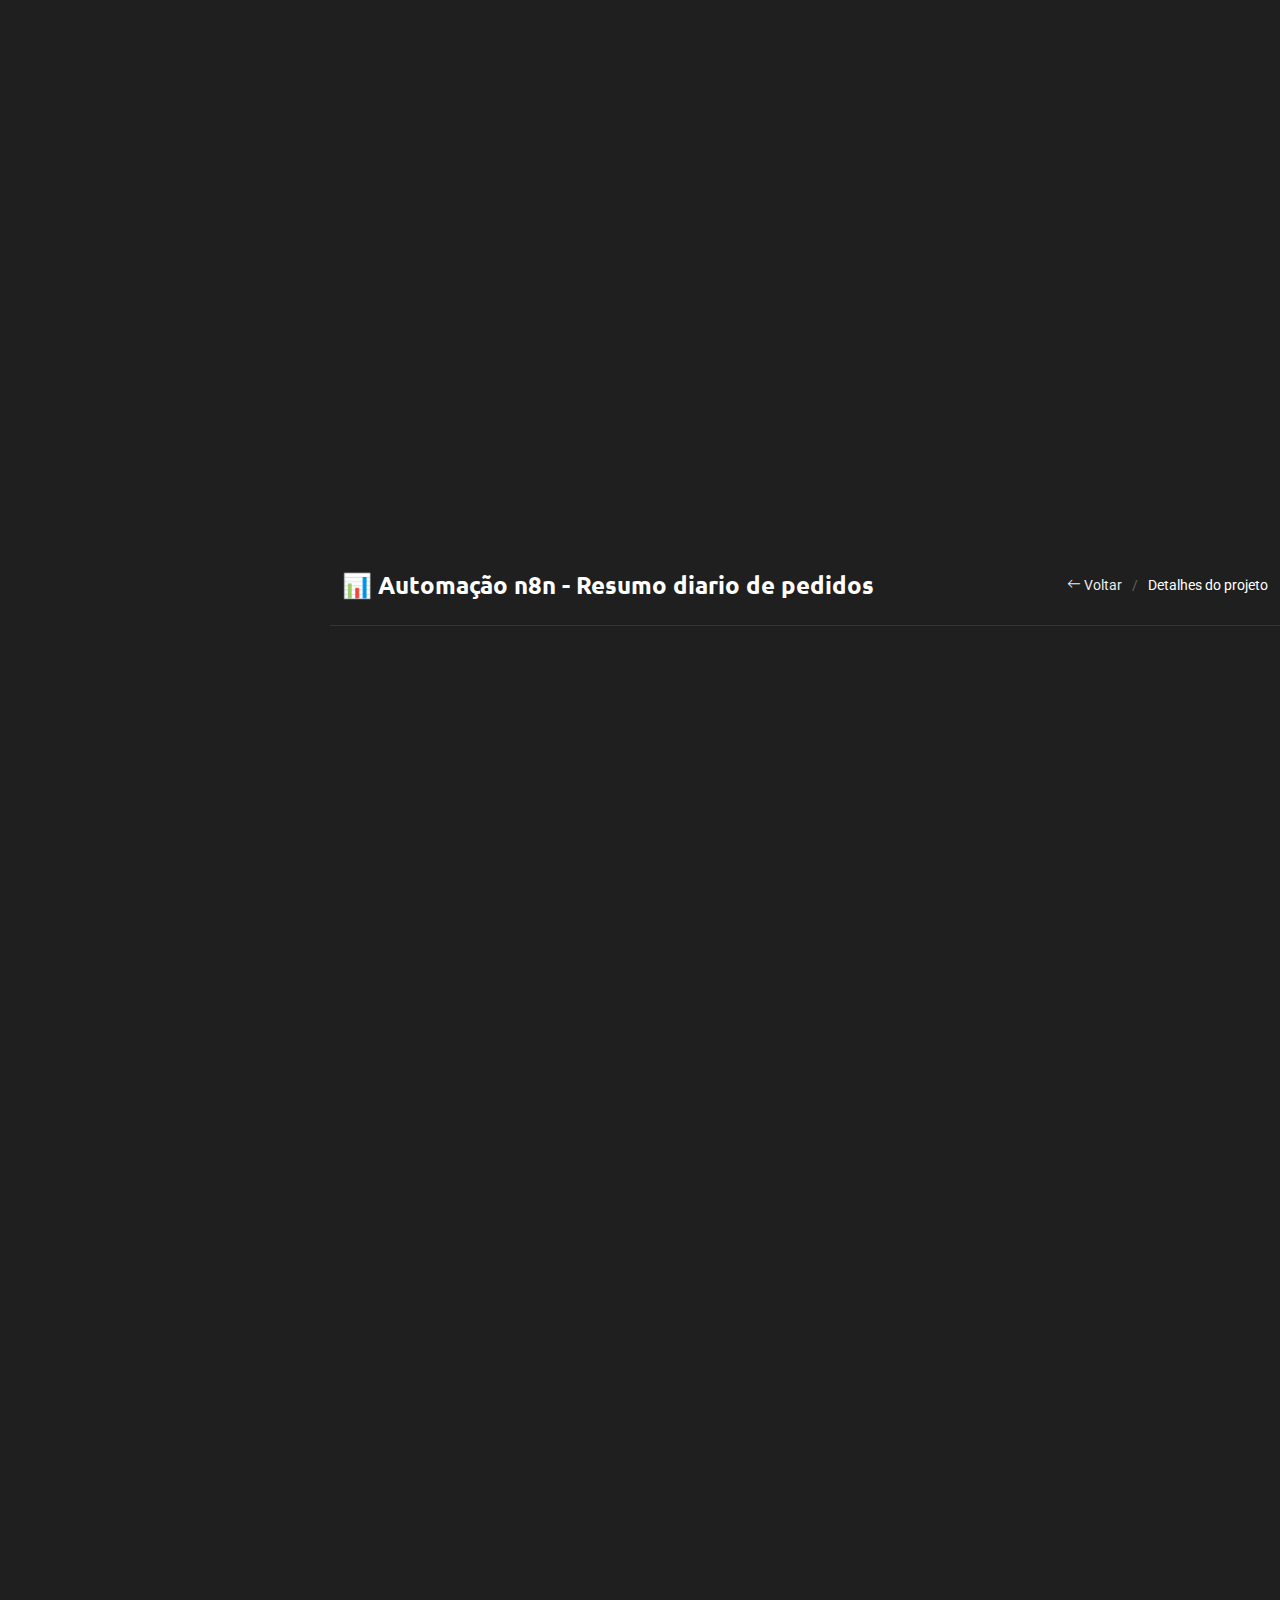
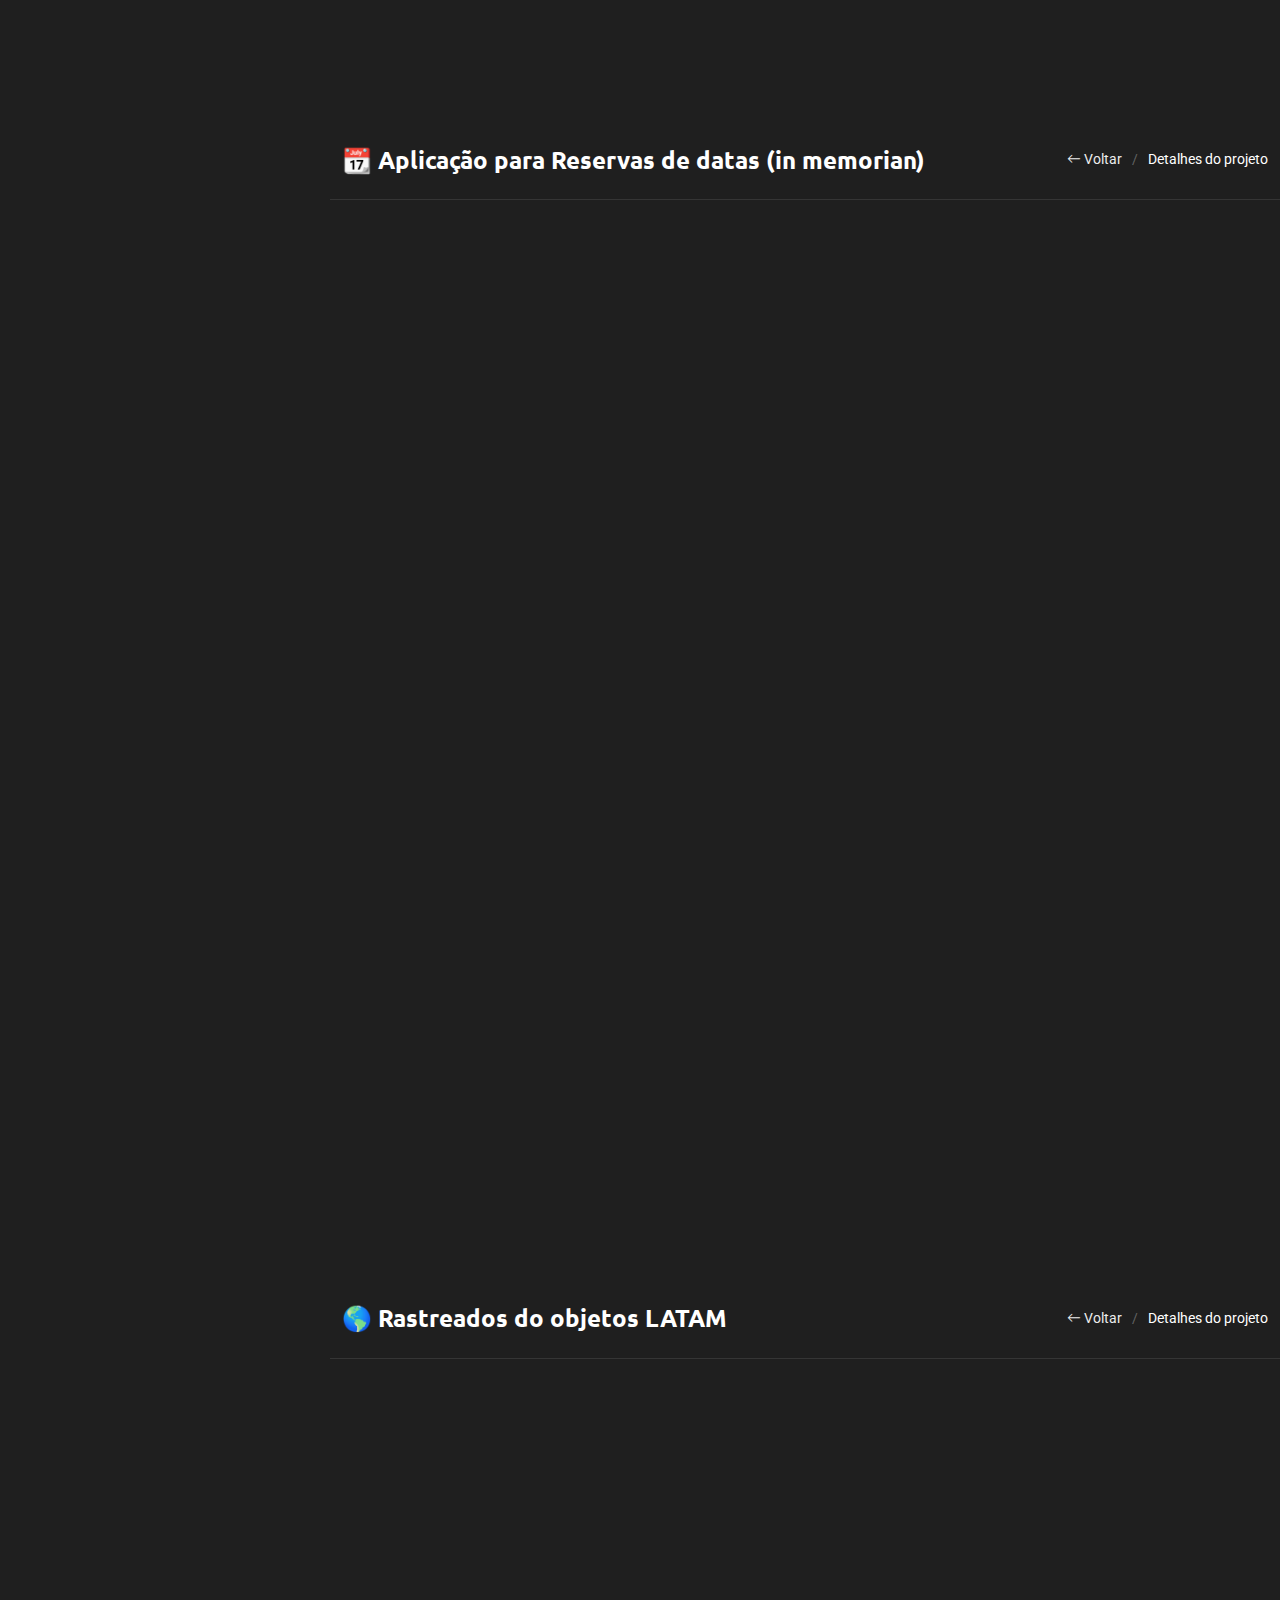
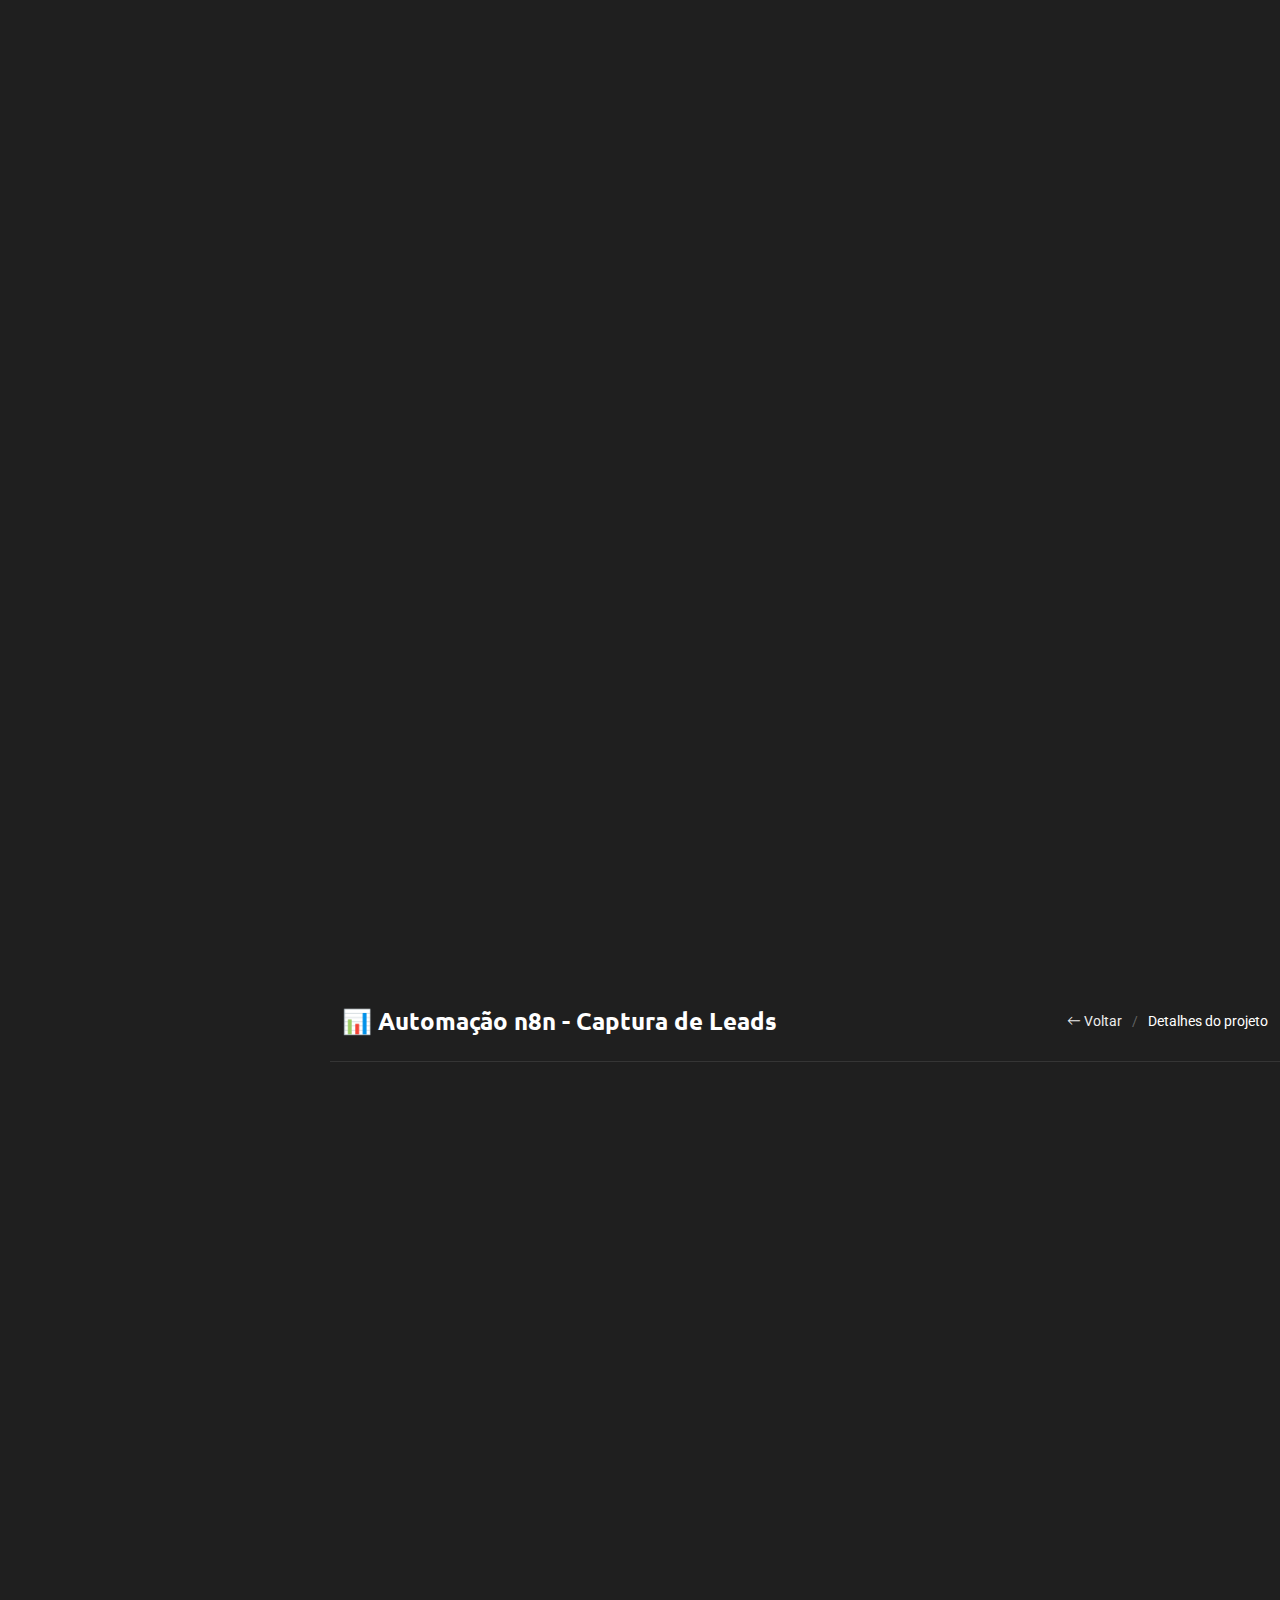
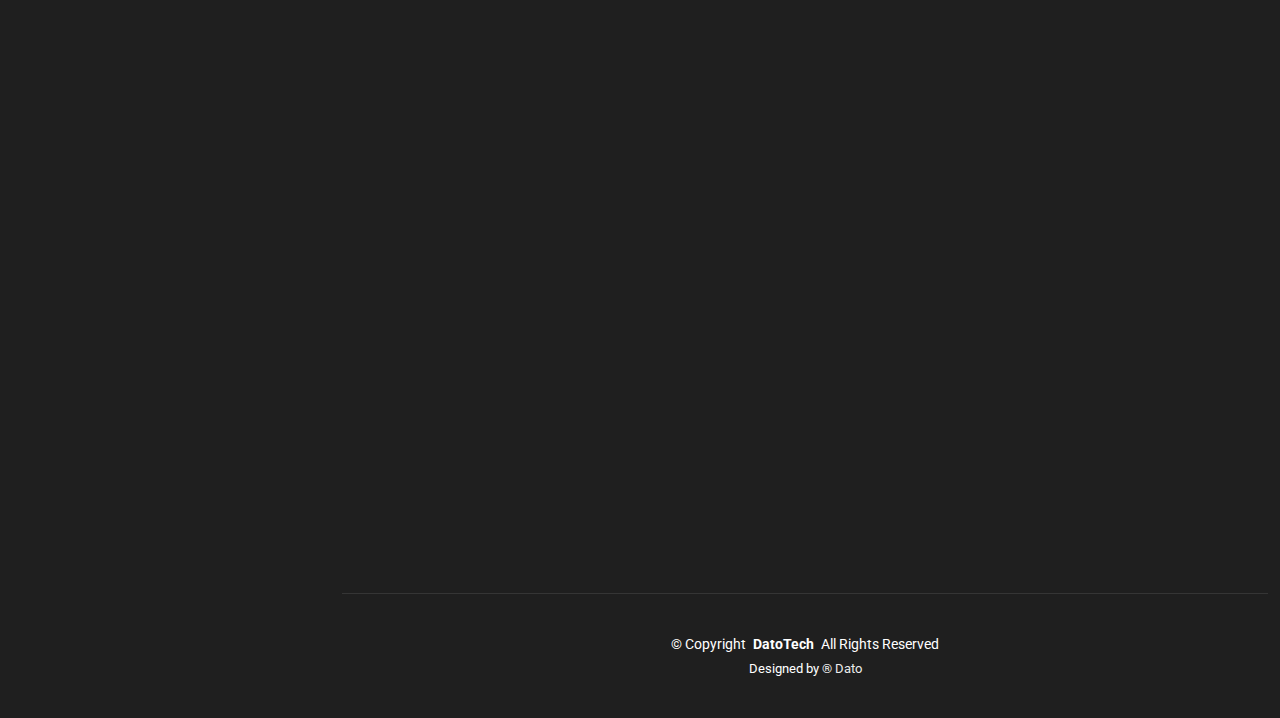
<file: portfolio-details.html>
<!DOCTYPE html>
<html lang="en">

<head>
  <meta charset="utf-8">
  <meta content="width=device-width, initial-scale=1.0" name="viewport">
  <title>Portfolio Details - SnapFolio Bootstrap Template</title>
  <meta name="description" content="">
  <meta name="keywords" content="">

  <!-- Favicons -->
  <link href="assets/img/favicon.png" rel="icon">
  <link href="assets/img/apple-touch-icon.png" rel="apple-touch-icon">

  <!-- Fonts -->
  <link href="https://fonts.googleapis.com" rel="preconnect">
  <link href="https://fonts.gstatic.com" rel="preconnect" crossorigin>
  <link href="https://fonts.googleapis.com/css2?family=Roboto:ital,wght@0,100;0,300;0,400;0,500;0,700;0,900;1,100;1,300;1,400;1,500;1,700;1,900&family=Ubuntu:ital,wght@0,300;0,400;0,500;0,700;1,300;1,400;1,500;1,700&family=Nunito:ital,wght@0,200;0,300;0,400;0,500;0,600;0,700;0,800;0,900;1,200;1,300;1,400;1,500;1,600;1,700;1,800;1,900&display=swap" rel="stylesheet">

  <!-- Vendor CSS Files -->
  <link href="assets/vendor/bootstrap/css/bootstrap.min.css" rel="stylesheet">
  <link href="assets/vendor/bootstrap-icons/bootstrap-icons.css" rel="stylesheet">
  <link href="assets/vendor/aos/aos.css" rel="stylesheet">
  <link href="assets/vendor/glightbox/css/glightbox.min.css" rel="stylesheet">
  <link href="assets/vendor/swiper/swiper-bundle.min.css" rel="stylesheet">

  <!-- Main CSS File -->
  <link href="assets/css/main.css" rel="stylesheet">

</head>

<body class="portfolio-details-page">

  <header id="header" class="header dark-background d-flex flex-column justify-content-center">
    <i class="header-toggle d-xl-none bi bi-list"></i>

    <div class="header-container d-flex flex-column align-items-start">
      <nav id="navmenu" class="navmenu">
        <ul>
          <li><a href="index.html#hero"><i class="bi bi-house navicon"></i> Início</a></li>
          <li><a href="index.html#about"><i class="bi bi-person navicon"></i> Sobre</a></li>
          <li><a href="index.html#resume"><i class="bi bi-file-earmark-text navicon"></i> Experiências</a></li>
          <li><a href="index.html#portfolio"><i class="bi bi-images navicon"></i> Projetos</a></li>
          <li><a href="index.html#services"><i class="bi bi-hdd-stack navicon"></i> Serviços</a></li>
          <li class="dropdown"><a href="#"><i class="bi bi-menu-button navicon"></i> <span>Menu supenso</span> <i class="bi bi-chevron-down toggle-dropdown"></i></a>
            <ul>
              <li><a href="#">Dropdown 1</a></li>
              <li class="dropdown"><a href="#"><span>Deep Dropdown</span> <i class="bi bi-chevron-down toggle-dropdown"></i></a>
                <ul>
                  <li><a href="#">Deep Dropdown 1</a></li>
                  <li><a href="#">Deep Dropdown 2</a></li>
                  <li><a href="#">Deep Dropdown 3</a></li>
                  <li><a href="#">Deep Dropdown 4</a></li>
                  <li><a href="#">Deep Dropdown 5</a></li>
                </ul>
              </li>
              <li><a href="#">Dropdown 2</a></li>
              <li><a href="#">Dropdown 3</a></li>
              <li><a href="#">Dropdown 4</a></li>
            </ul>
          </li>
          <li><a href="#contact"><i class="bi bi-envelope navicon"></i> Contato</a></li>
        </ul>
      </nav>

      <div class="social-links text-center">
        <a href="https://github.com/datocarneiro/Resumos-de-Projetos"><i class="bi bi-github"></i></a>
        <a href="https://linkedin.com/in/jonathas-carneiro-dos-santos"><i class="bi bi-linkedin"></i></a>
        <a href="#contact"><i class="bi bi-dribbble"></i></a>
      </div>

    </div>

  </header>
#
  <!-- ############################ PROJETO 1 - Buslog#######################################-->
  
  <main class="main">       
    <section id="portfolio-details-projeto1" class="portfolio-details section">
    <!-- Page Title -->
    <div class="page-title dark-background">
      <div class="container d-lg-flex justify-content-between align-items-center">
        <h1 class="mb-2 mb-lg-0">SISTEMA DESCKTOP DE INTEGRAÇÃO WMS x BUSLOG</h1>
        <nav class="breadcrumbs" aria-label="Navegação de trilha">
          <ol>
            <li>
            <a href="../index.html#portfolio"><i class="bi bi-arrow-left"></i> Voltar</a>
            </li>
            <li class="current" aria-current="page">Detalhes do projeto</li>
          </ol>
        </nav>             
      </div>
    </div><!-- End Page Title -->
    <!-- Portfolio Details Section -->
      <div class="container" data-aos="fade-up" data-aos-delay="100">
        <div class="row gy-4">
          <div class="col-lg-8">
            <div class="portfolio-details-slider swiper init-swiper">
              <script type="application/json" class="swiper-config">
                {
                  "loop": true,
                  "speed": 600,
                  "autoplay": {
                    "delay": 5000
                  },
                  "slidesPerView": "auto",
                  "pagination": {
                    "el": ".swiper-pagination",
                    "type": "bullets",
                    "clickable": true
                  }
                }
              </script>
                <div class="swiper-wrapper align-items-center">
                <div class="swiper-slide">
                  <img src="assets/img/portfolio/buslog/buslog-capa.webp" alt="Portfolio Image" class="img-fluid" loading="lazy">
                </div>
                <div class="swiper-slide">
                  <img src="assets/img/portfolio/buslog/buslog2.JPG" alt="Portfolio Image" class="img-fluid" loading="lazy">
                </div>
                <div class="swiper-slide">
                  <img src="assets/img/portfolio/buslog/buslog3.webp" alt="Portfolio Image" class="img-fluid" loading="lazy">
                </div>
              </div>
              <div class="swiper-pagination"></div>
            </div>
          </div>
          <div class="col-lg-4">
            <div class="portfolio-info" data-aos="fade-left" data-aos-delay="200">
              <h3>Informações do Projeto</h3>
              <ul>
                <li><strong>Categoria</strong>: Dosenvolvimento Desktop</li>
                <li><strong>Cliente</strong>: Amplo Logistica</li>
                <li><strong>Project URL</strong>: <a href="#" target="_blank"> https://projetoprivado.com.br</a></li>
              </ul>
            </div>
          </div>
          <div class="col-lg-12">
            <div class="portfolio-description" data-aos="fade-up" data-aos-delay="300">
              <h2>Visão geral do projeto</h2>
              <p>Objetivo:
                <ul>
                  <li> Ganhar agilidade no processo de operação</li>
                  <li> tempo em prazo de entrega de curto prazo</li>
                  <li> Evitar perda de objetos</li>
                  <li> Evitar perda de tempo tentando identificar o objeto com a transportadora</li>
                  <li> Evitar que a carga fique parada na Base da transortadora (para realizar operações internas, pois os objetos ja estaão prontos para seguir viajem)</li>
                </ul>
                  Nesse projeto atuei como Desenvolvedor, construindo uma aplicação permite autenticar uma sessão via API, importar dados de um arquivo Excel e usar como base para consultar informações de rastreamento de objetos, gerar, e realizar cotações.
                  <br>Para a interface gráfica, foi implementada usando Tkinter.
                  Para usar o projeto, criamos um execultavel com cxfreeze, para distribuir com a equipe envolvida, assim conseguindo execultar a aplicação com 1 só clique.
              </p>
              <p>
                Tecnologias aplicadas: Tecnologia: 🎯 Python, API Requests , Pandas, Json, Tkinter, openpyxl.
              </p>
              <!-- <div class="features mt-4">
                <h3>Key Features</h3>
                <div class="row gy-3">
                  <div class="col-md-6">
                    <div class="feature-item" data-aos="fade-up" data-aos-delay="400">
                      <i class="bi bi-check-circle-fill"></i>
                      <h4>Responsive Design</h4>
                      <p>Voluptatum deleniti atque corrupti quos dolores et quas molestias excepturi sint occaecati cupiditate non provident</p>
                    </div>
                  </div>

                  <div class="col-md-6">
                    <div class="feature-item" data-aos="fade-up" data-aos-delay="500">
                      <i class="bi bi-shield-check"></i>
                      <h4>Advanced Security</h4>
                      <p>Minim veniam, quis nostrud exercitation ullamco laboris nisi ut aliquip ex ea commodo consequat tarad limino ata</p>
                    </div>
                  </div>

                  <div class="col-md-6">
                    <div class="feature-item" data-aos="fade-up" data-aos-delay="600">
                      <i class="bi bi-graph-up"></i>
                      <h4>Performance Optimization</h4>
                      <p>Duis aute irure dolor in reprehenderit in voluptate velit esse cillum dolore eu fugiat nulla pariatur</p>
                    </div>
                  </div>

                  <div class="col-md-6">
                    <div class="feature-item" data-aos="fade-up" data-aos-delay="700">
                      <i class="bi bi-gear"></i>
                      <h4>Easy Integration</h4>
                      <p>Excepteur sint occaecat cupidatat non proident, sunt in culpa qui officia deserunt mollit anim id est laborum</p>
                    </div>
                  </div>
                </div>
              </div> -->
            </div>
          </div>
        </div>
      </div>
    </section><!-- /Portfolio Details Section -->
  </main>

  <!-- ############################ PROJETO2 2 - App Elite FC######################################-->

  <main class="main">    
    <section id="portfolio-details-projeto2" class="portfolio-details section">
    <!-- Page Title -->
    <div class="page-title dark-background">
      <div class="container d-lg-flex justify-content-between align-items-center">
        <h1 class="mb-2 mb-lg-0"> 📱 APP MOBILE ELITE FC — Gerenciamento e Sorteio de Times</h1>
        <nav class="breadcrumbs" aria-label="Navegação de trilha">
          <ol>
            <li>
            <a href="../index.html#portfolio"><i class="bi bi-arrow-left"></i> Voltar</a>
            </li>
            <li class="current" aria-current="page">Detalhes do projeto</li>
          </ol>
        </nav>           
      </div>
    </div><!-- End Page Title -->    
     <a href="../index.html#portfolio"><i class="bi bi-arrow-left"></i> Voltar</a>
    <!-- Portfolio Details Section -->
      <div class="container" data-aos="fade-up" data-aos-delay="100">
        <div class="row gy-4">
          <div class="col-lg-8">
            <div class="portfolio-details-slider swiper init-swiper">
              <script type="application/json" class="swiper-config">
                {
                  "loop": true,
                  "speed": 600,
                  "autoplay": {
                    "delay": 5000
                  },
                  "slidesPerView": "auto",
                  "pagination": {
                    "el": ".swiper-pagination",
                    "type": "bullets",
                    "clickable": true
                  }
                }
              </script>
              <div class="swiper-wrapper align-items-center">
                <div class="swiper-slide">
                  <img src="assets/img/portfolio/eliteFC/elite1.webp" lass="img-fluid" loading="lazy">
                </div>
                <div class="swiper-slide">
                  <img src="assets/img/portfolio/eliteFC/elite2.webp" class="img-fluid" loading="lazy">
                </div>
              </div>
              <div class="swiper-pagination"></div>
            </div>
          </div>
          <div class="col-lg-4">
            <div class="portfolio-info" data-aos="fade-left" data-aos-delay="200">
              <h3>Informações do Projeto</h3>
              <ul>
                <li><strong>Categoria</strong>: Desenvolvimento Mobile</li>
                <li><strong>Cliente</strong>: Equipe de Futebol Elite FC</li>
                <li><strong>Project URL</strong>: <a href="#" target="_blank"> https://projetoprivado.com.br</a></li>
              </ul>
            </div>
          </div>

          <div class="col-lg-12">
            <div class="portfolio-description" data-aos="fade-up" data-aos-delay="300">
              <h2>Visão geral do projeto</h2>
              <p>Objetivo:
                <ul>
                  <li> Criação e gerenciamento de grupos (“workspaces”) de jogadores.</li>
                  <li> Controle de presença e status dos participantes.</li>
                  <li> Sorteio automatizado de times com balanceamento por posição.</li>
                  <li> Facilitar a comunicação e organização entre jogadores e administradores.</li>
                  <li> Automatizar tarefas antes realizadas manualmente (como sorteios e controle de presença).</li>
                </ul>
                <br>Nesse projeto, atuei como Desenvolvedor, criando uma aplicação mobile voltada para o gerenciamento e sorteio de times de futebol amador, com foco em agilidade, interação em tempo real e usabilidade.
                <br>Inicialmente, o sistema havia sido concebido como uma aplicação web, porém percebi a oportunidade de expandir seu potencial — foi então que decidi migrar a ideia para o ambiente mobile, reescrevendo todo o projeto em Java com Android Studio.
                <br>O principal objetivo foi criar uma experiência dinâmica e moderna, permitindo aos jogadores acessar informações em tempo real, confirmar presença em partidas, e participar de sorteios automáticos com base em critérios como posição (zagueiro, meia, atacante) e nível técnico.
                <br>Para atender às necessidades de atualização instantânea dos dados e controle de usuários, optei pelo Firestore Database e pela autenticação com Firebase Authentication, garantindo login seguro e separação de perfis entre administradores e membros dentro dos grupos criados.
              </p>
              <p>
                Tecnologias aplicadas: Tecnologia: 🎯 Python, API Requests , Pandas, Json, Tkinter, openpyxl.
              </p>

              <!-- <div class="features mt-4">
                <h3>Key Features</h3>
                <div class="row gy-3">
                  <div class="col-md-6">
                    <div class="feature-item" data-aos="fade-up" data-aos-delay="400">
                      <i class="bi bi-check-circle-fill"></i>
                      <h4>Responsive Design</h4>
                      <p>Voluptatum deleniti atque corrupti quos dolores et quas molestias excepturi sint occaecati cupiditate non provident</p>
                    </div>
                  </div>

                  <div class="col-md-6">
                    <div class="feature-item" data-aos="fade-up" data-aos-delay="500">
                      <i class="bi bi-shield-check"></i>
                      <h4>Advanced Security</h4>
                      <p>Minim veniam, quis nostrud exercitation ullamco laboris nisi ut aliquip ex ea commodo consequat tarad limino ata</p>
                    </div>
                  </div>

                  <div class="col-md-6">
                    <div class="feature-item" data-aos="fade-up" data-aos-delay="600">
                      <i class="bi bi-graph-up"></i>
                      <h4>Performance Optimization</h4>
                      <p>Duis aute irure dolor in reprehenderit in voluptate velit esse cillum dolore eu fugiat nulla pariatur</p>
                    </div>
                  </div>

                  <div class="col-md-6">
                    <div class="feature-item" data-aos="fade-up" data-aos-delay="700">
                      <i class="bi bi-gear"></i>
                      <h4>Easy Integration</h4>
                      <p>Excepteur sint occaecat cupidatat non proident, sunt in culpa qui officia deserunt mollit anim id est laborum</p>
                    </div>
                  </div>
                </div>
              </div> -->

            </div>
          </div>
        </div>
      </div>
    </section><!-- /Portfolio Details Section -->
  </main>

  <!-- ############################ PROJETO 3 - Servidor #######################################-->

  <main class="main">
    
    <section id="portfolio-details-projeto3" class="portfolio-details section">
    <!-- Page Title -->
    <div class="page-title dark-background">
      <div class="container d-lg-flex justify-content-between align-items-center">
        <h1 class="mb-2 mb-lg-0"> 🖥️ Projeto Servidor Linux — Infraestrutura Segura e Escalável</h1>
        <nav class="breadcrumbs" aria-label="Navegação de trilha">
          <ol>
            <li>
            <a href="../index.html#portfolio"><i class="bi bi-arrow-left"></i> Voltar</a>
            </li>
            <li class="current" aria-current="page">Detalhes do projeto</li>
          </ol>
        </nav>           
      </div>
    </div><!-- End Page Title -->
    <!-- Portfolio Details Section -->
      <div class="container" data-aos="fade-up" data-aos-delay="100">
        <div class="row gy-4">
          <div class="col-lg-8">
            <div class="portfolio-details-slider swiper init-swiper">
              <script type="application/json" class="swiper-config">
                {
                  "loop": true,
                  "speed": 600,
                  "autoplay": {
                    "delay": 5000
                  },
                  "slidesPerView": "auto",
                  "pagination": {
                    "el": ".swiper-pagination",
                    "type": "bullets",
                    "clickable": true
                  }
                }
              </script>
               <div class="swiper-wrapper align-items-center">
                <div class="swiper-slide">
                  <img src="assets/img/portfolio/servidor/servidor1.png" lass="img-fluid" loading="lazy">
                </div>
                <div class="swiper-slide">
                  <img src="assets/img/portfolio/servidor/servidor.png" class="img-fluid" loading="lazy">
                </div>
                <div class="swiper-slide">
                  <img src="assets/img/portfolio/servidor/servidor2.png" class="img-fluid" loading="lazy">
                </div>              
                <div class="swiper-slide">
                  <img src="assets/img/portfolio/servidor/servidor3.png" class="img-fluid" loading="lazy">
                </div>
              </div>
              <div class="swiper-pagination"></div>
            </div>
          </div>

          <div class="col-lg-4">
            <div class="portfolio-info" data-aos="fade-left" data-aos-delay="200">
              <h3>Informações do Projeto</h3>
              <ul>
                <li><strong>Categoria</strong>: Infraestrutura</li>
                <li><strong>Cliente</strong>: Projeto próprio</li>
                <li><strong>Project URL</strong>: <a href="#" target="_blank"> https://projetoprivado.com.br</a></li>
              </ul>
            </div>
          </div>

          <div class="col-lg-12">
            <div class="portfolio-description" data-aos="fade-up" data-aos-delay="300">
              <h2>Visão geral do projeto</h2>
              <p>Objetivo:
                <ul>
                  <li> Entender a estrutura e funcionamento de um servidor Linux na prática</li>
                  <li> Aprimorar conhecimentos sobre segurança, rede e deploy</li>
                  <li> Configurar um ambiente modular e escalável para futuros projetos</li>  
                  <li> Aprender na prática conceitos fundamentais de infraestrutura DevOps.</li>
                </ul>
                  Nesse projeto, atuei de forma prática e exploratória na configuração de um servidor Linux próprio, com o objetivo de compreender melhor os fundamentos de infraestrutura, segurança e deploy de aplicações — indo além da codificação e mergulhando nas camadas que sustentam os sistemas em produção.

                  <br> A proposta surgiu da necessidade de ter um ambiente autônomo e confiável para hospedar projetos pessoais, automatizar rotinas e estudar práticas de segurança em servidores. O resultado foi a criação de um servidor seguro, otimizado e protegido, totalmente configurado do zero.

                  <br><br> Segurança em Primeiro Lugar:
                  <br> Durante o processo, a prioridade foi implementar mecanismos robustos de segurança para proteger o ambiente e os serviços hospedados. Foram aplicadas as seguintes medidas:

                  <br> -  Configuração de chaves SSH para autenticação segura e eliminação do login por senha;-
                  <br> -  Acesso via túnel seguro com Cloudflare, garantindo criptografia ponta a ponta e ocultando o IP real do servidor;-
                  <br> -  Configuração de firewall com UFW (Uncomplicated Firewall), limitando o tráfego às portas realmente necessárias;-
                  <br> -  Proxy reverso com Nginx, permitindo gerenciar múltiplas aplicações sob um único domínio com isolamento e segurança.

                  <br><br> Essas práticas garantiram que os serviços fossem disponibilizados de forma segura, confiável e com alto controle sobre o tráfego e acessos.
              </p>
              <p>
                Tecnologias: 🎯 Linux (Ubuntu Server), Nginx, Cloudflare Tunnel, UFW Firewall, SSH.
              </p>

              <!-- <div class="features mt-4">
                <h3>Key Features</h3>
                <div class="row gy-3">
                  <div class="col-md-6">
                    <div class="feature-item" data-aos="fade-up" data-aos-delay="400">
                      <i class="bi bi-check-circle-fill"></i>
                      <h4>Responsive Design</h4>
                      <p>Voluptatum deleniti atque corrupti quos dolores et quas molestias excepturi sint occaecati cupiditate non provident</p>
                    </div>
                  </div>

                  <div class="col-md-6">
                    <div class="feature-item" data-aos="fade-up" data-aos-delay="500">
                      <i class="bi bi-shield-check"></i>
                      <h4>Advanced Security</h4>
                      <p>Minim veniam, quis nostrud exercitation ullamco laboris nisi ut aliquip ex ea commodo consequat tarad limino ata</p>
                    </div>
                  </div>

                  <div class="col-md-6">
                    <div class="feature-item" data-aos="fade-up" data-aos-delay="600">
                      <i class="bi bi-graph-up"></i>
                      <h4>Performance Optimization</h4>
                      <p>Duis aute irure dolor in reprehenderit in voluptate velit esse cillum dolore eu fugiat nulla pariatur</p>
                    </div>
                  </div>

                  <div class="col-md-6">
                    <div class="feature-item" data-aos="fade-up" data-aos-delay="700">
                      <i class="bi bi-gear"></i>
                      <h4>Easy Integration</h4>
                      <p>Excepteur sint occaecat cupidatat non proident, sunt in culpa qui officia deserunt mollit anim id est laborum</p>
                    </div>
                  </div>
                </div>
              </div> -->
            </div>
          </div>       
        </div>
      </div>
    </section><!-- /Portfolio Details Section -->
  </main>

  <!-- ############################ PROJETO 4 - DashExp #######################################-->

  <main class="main">    
    <section id="portfolio-details-projeto4" class="portfolio-details section">
    <!-- Page Title -->
    <div class="page-title dark-background">
      <div class="container d-lg-flex justify-content-between align-items-center">
        <h1 class="mb-2 mb-lg-0"> 📊 Dashboard de Expedição — Controle Logístico Inteligentel</h1>
        <nav class="breadcrumbs" aria-label="Navegação de trilha">
          <ol>
            <li>
            <a href="../index.html#portfolio"><i class="bi bi-arrow-left"></i> Voltar</a>
            </li>
            <li class="current" aria-current="page">Detalhes do projeto</li>
          </ol>
        </nav>           
      </div>
    </div><!-- End Page Title -->
    <!-- Portfolio Details Section -->
      <div class="container" data-aos="fade-up" data-aos-delay="100">
        <div class="row gy-4">
          <div class="col-lg-8">
            <div class="portfolio-details-slider swiper init-swiper">
              <script type="application/json" class="swiper-config">
                {
                  "loop": true,
                  "speed": 600,
                  "autoplay": {
                    "delay": 5000
                  },
                  "slidesPerView": "auto",
                  "pagination": {
                    "el": ".swiper-pagination",
                    "type": "bullets",
                    "clickable": true
                  }
                }
              </script>
               <div class="swiper-wrapper align-items-center">
                <div class="swiper-slide">
                  <img src="assets/img/portfolio/dash/dash.png" lass="img-fluid" loading="lazy">
                </div>
                <div class="swiper-slide">
                  <img src="assets/img/portfolio/dash/dash.png" lass="img-fluid" loading="lazy">
                </div>
          
              </div>
              <div class="swiper-pagination"></div>
            </div>
          </div>

          <div class="col-lg-4">
            <div class="portfolio-info" data-aos="fade-left" data-aos-delay="200">
              <h3>Informações do Projeto</h3>
              <ul>
                <li><strong>Categoria</strong>: Automação</li>
                <li><strong>Cliente</strong>: Amplo Logistica LTDA</li>
                <li><strong>Project URL</strong>: <a href="#" target="_blank"> https://projetoprivado.com.br</a></li>
              </ul>
            </div>
          </div>

          <div class="col-lg-12">
            <div class="portfolio-description" data-aos="fade-up" data-aos-delay="300">
              <h2>Visão geral do projeto</h2>
              <p>Objetivo:
                <ul>
                  <li> Otimizar o controle operacional e os prazos de expedição.</li>
                  <li> Reduzir atrasos e gargalos nas rotinas logísticas.</li>
                  <li> Garantir maior visibilidade e organização dos fluxos de transporte.</li>  
                  <li> Fornecer uma ferramenta prática e visual para os operadores de logística.</li>
                  <li> Input automático dos dados.</li>
                  <li> Agrupamento inteligente de transportadoras compartilhadas por diferentes clientes.</li>
                </ul>
                  Nesse projeto, atuei como Desenvolvedor, sendo responsável pela construção de uma dashboard de expedição voltada à gestão de tempo, desempenho e controle operacional dentro do setor logístico.
                  <br> A iniciativa surgiu a partir de uma necessidade real da Amplo Logística, empresa que atende diversos clientes simultaneamente — muitos deles compartilhando as mesmas transportadoras. Essa característica gerava desafios no gerenciamento de prazos e horários de corte de cada transportadora, impactando diretamente a eficiência das operações.
                  <br> Para solucionar esse problema, desenvolvi uma dashboard interativa e dinâmica, capaz de agrupar e consolidar informações de expedição de todos os clientes, 

                  <br><br> Na tela, o objetivo principal é sinalizar os operadores, informando em tempo real o total de pedidos pendentes que ainda precisam ser realizado o processo operacional de expedição, podendo assim realizar uma melhor gestão de tempo em relação ao total de pedidos pendentes e a janela/corte de expedição de cada transportador
             
               </p>
              <p>
                Tecnologias: 🎯 Python, Selenium, Pandas, Openpyxl, Flask, HTML, CSS, Dotenv.
              </p>

              <!-- <div class="features mt-4">
                <h3>Key Features</h3>
                <div class="row gy-3">
                  <div class="col-md-6">
                    <div class="feature-item" data-aos="fade-up" data-aos-delay="400">
                      <i class="bi bi-check-circle-fill"></i>
                      <h4>Responsive Design</h4>
                      <p>Voluptatum deleniti atque corrupti quos dolores et quas molestias excepturi sint occaecati cupiditate non provident</p>
                    </div>
                  </div>

                  <div class="col-md-6">
                    <div class="feature-item" data-aos="fade-up" data-aos-delay="500">
                      <i class="bi bi-shield-check"></i>
                      <h4>Advanced Security</h4>
                      <p>Minim veniam, quis nostrud exercitation ullamco laboris nisi ut aliquip ex ea commodo consequat tarad limino ata</p>
                    </div>
                  </div>

                  <div class="col-md-6">
                    <div class="feature-item" data-aos="fade-up" data-aos-delay="600">
                      <i class="bi bi-graph-up"></i>
                      <h4>Performance Optimization</h4>
                      <p>Duis aute irure dolor in reprehenderit in voluptate velit esse cillum dolore eu fugiat nulla pariatur</p>
                    </div>
                  </div>

                  <div class="col-md-6">
                    <div class="feature-item" data-aos="fade-up" data-aos-delay="700">
                      <i class="bi bi-gear"></i>
                      <h4>Easy Integration</h4>
                      <p>Excepteur sint occaecat cupidatat non proident, sunt in culpa qui officia deserunt mollit anim id est laborum</p>
                    </div>
                  </div>
                </div>
              </div> -->
            </div>
          </div>       
        </div>
      </div>
    </section><!-- /Portfolio Details Section -->
  </main>

  
  <!-- ############################ PROJETO 5 - n8n - RESUMO #######################################-->

  <main class="main">    
    <section id="portfolio-details-projeto5" class="portfolio-details section">
    <!-- Page Title -->
    <div class="page-title dark-background">
      <div class="container d-lg-flex justify-content-between align-items-center">
        <h1 class="mb-2 mb-lg-0"> 📊 Automação n8n - Resumo diario de pedidos</h1>
        <nav class="breadcrumbs" aria-label="Navegação de trilha">
          <ol>
            <li>
            <a href="../index.html#portfolio"><i class="bi bi-arrow-left"></i> Voltar</a>
            </li>
            <li class="current" aria-current="page">Detalhes do projeto</li>
          </ol>
        </nav>           
      </div>
    </div><!-- End Page Title -->
    <!-- Portfolio Details Section -->
      <div class="container" data-aos="fade-up" data-aos-delay="100">
        <div class="row gy-4">
          <div class="col-lg-8">
            <div class="portfolio-details-slider swiper init-swiper">
              <script type="application/json" class="swiper-config">
                {
                  "loop": true,
                  "speed": 600,
                  "autoplay": {
                    "delay": 5000
                  },
                  "slidesPerView": "auto",
                  "pagination": {
                    "el": ".swiper-pagination",
                    "type": "bullets",
                    "clickable": true
                  }
                }
              </script>
               <div class="swiper-wrapper align-items-center">
                <div class="swiper-slide">
                  <img src="assets/img/portfolio/n8n-resumo/n8n-resumo.png" lass="img-fluid" loading="lazy">
                </div>
                <div class="swiper-slide">
                  <img src="assets/img/portfolio/n8n-resumo/n8n-resumo1.png" lass="img-fluid" loading="lazy">
                </div>
                <div class="swiper-slide">
                  <img src="assets/img/portfolio/n8n-resumo/n8n-resumo2.png" lass="img-fluid" loading="lazy">
                </div>
          
              </div>
              <div class="swiper-pagination"></div>
            </div>
          </div>

          <div class="col-lg-4">
            <div class="portfolio-info" data-aos="fade-left" data-aos-delay="200">
              <h3>Informações do Projeto</h3>
              <ul>
                <li><strong>Categoria</strong>: Automação</li>
                <li><strong>Cliente</strong>: Amplo Logistica LTDA</li>
                <li><strong>Project URL</strong>: <a href="#" target="_blank"> https://projetoprivado.com.br</a></li>
              </ul>
            </div>
          </div>

          <div class="col-lg-12">
            <div class="portfolio-description" data-aos="fade-up" data-aos-delay="300">
              <h2>Visão geral do projeto</h2>
                <p>Objetivo:
                  <ul>
                    <li> Automatizar o envio de resumos diários de pedidos das empresas clientes.</li>
                    <li> Garantir acompanhamento em tempo real dos status de cada pedido.</li>
                    <li> Reduzir falhas humanas e atrasos na comunicação entre operação e clientes.</li>
                    <li> Centralizar e padronizar o fluxo de informações logísticas.</li>
                    <li> Aumentar a eficiência e transparência das rotinas operacionais.</li>
                  </ul>
                    Nesse projeto, atuei como <b>Desenvolvedor</b>, sendo responsável pela criação de uma solução de
                    <b>automação de relatórios logísticos</b> utilizando um ambiente totalmente conteinerizado com <b>Docker</b>.  
                    <br>O objetivo principal foi criar um sistema capaz de <b>enviar automaticamente um resumo diário dos pedidos</b> das empresas atendidas, apresentando seus respectivos status de SLA dentro da operação diária.
                    <br>Para isso, configurei e integrei diversos serviços dentro de containers Docker, entre eles:
                    <ul>
                      <li><b>n8n</b> — responsável pelos fluxos automatizados de coleta e envio de dados;</li>
                      <li><b>Waha</b> — utilizado para envio automatizado de mensagens via WhatsApp;</li>
                      <li><b>Redis</b> — atuando como cache e fila de tarefas, garantindo performance e estabilidade na comunicação;</li>
                      <li><b>Docker Compose</b> — orquestrando todos os containers.</li>
                  </ul>Com isso, o sistema realiza a coleta automática dos dados de pedidos, capturados de webServices e  processa as informações de status oa final do dia e envia aos clientes, por meio de mensagens personalizadas.  
                  <br>Assim equipe e cliente podem acompanhar, de forma prática e em tempo real o SLA diário dos pedidos, garantindo eficiência, consistência e comunicação automatizada entre empresa e cliente.
                </p>
                <p>
                  <b>Tecnologias:</b> 🎯 Docker, n8n, Waha, Node.js, API.
                </p>
          

              <!-- <div class="features mt-4">
                <h3>Key Features</h3>
                <div class="row gy-3">
                  <div class="col-md-6">
                    <div class="feature-item" data-aos="fade-up" data-aos-delay="400">
                      <i class="bi bi-check-circle-fill"></i>
                      <h4>Responsive Design</h4>
                      <p>Voluptatum deleniti atque corrupti quos dolores et quas molestias excepturi sint occaecati cupiditate non provident</p>
                    </div>
                  </div>

                  <div class="col-md-6">
                    <div class="feature-item" data-aos="fade-up" data-aos-delay="500">
                      <i class="bi bi-shield-check"></i>
                      <h4>Advanced Security</h4>
                      <p>Minim veniam, quis nostrud exercitation ullamco laboris nisi ut aliquip ex ea commodo consequat tarad limino ata</p>
                    </div>
                  </div>

                  <div class="col-md-6">
                    <div class="feature-item" data-aos="fade-up" data-aos-delay="600">
                      <i class="bi bi-graph-up"></i>
                      <h4>Performance Optimization</h4>
                      <p>Duis aute irure dolor in reprehenderit in voluptate velit esse cillum dolore eu fugiat nulla pariatur</p>
                    </div>
                  </div>

                  <div class="col-md-6">
                    <div class="feature-item" data-aos="fade-up" data-aos-delay="700">
                      <i class="bi bi-gear"></i>
                      <h4>Easy Integration</h4>
                      <p>Excepteur sint occaecat cupidatat non proident, sunt in culpa qui officia deserunt mollit anim id est laborum</p>
                    </div>
                  </div>
                </div>
              </div> -->
            </div>
          </div>       
        </div>
      </div>
    </section><!-- /Portfolio Details Section -->
  </main>

    
  <!-- ############################ PROJETO 6 - VÒ HILDA #######################################-->


  <main class="main">    
    <section id="portfolio-details-projeto6" class="portfolio-details section">
    <!-- Page Title -->
    <div class="page-title dark-background">
      <div class="container d-lg-flex justify-content-between align-items-center">
        <h1 class="mb-2 mb-lg-0"> 📆 Aplicação para Reservas de datas (in memorian)</h1>
        <nav class="breadcrumbs" aria-label="Navegação de trilha">
          <ol>
            <li>
            <a href="../index.html#portfolio"><i class="bi bi-arrow-left"></i> Voltar</a>
            </li>
            <li class="current" aria-current="page">Detalhes do projeto</li>
          </ol>
        </nav>           
      </div>
    </div><!-- End Page Title -->
    <!-- Portfolio Details Section -->
      <div class="container" data-aos="fade-up" data-aos-delay="100">
        <div class="row gy-4">
          <div class="col-lg-8">
            <div class="portfolio-details-slider swiper init-swiper">
              <script type="application/json" class="swiper-config">
                {
                  "loop": true,
                  "speed": 600,
                  "autoplay": {
                    "delay": 5000
                  },
                  "slidesPerView": "auto",
                  "pagination": {
                    "el": ".swiper-pagination",
                    "type": "bullets",
                    "clickable": true
                  }
                }
              </script>
               <div class="swiper-wrapper align-items-center">
                <div class="swiper-slide">
                  <img src="assets/img/portfolio/reservaData/reservaData.png" lass="img-fluid" loading="lazy">
                </div>
                <div class="swiper-slide">
                  <img src="assets/img/portfolio/reservaData/reservaData.png" lass="img-fluid" loading="lazy">
                </div>
            
          
              </div>
              <div class="swiper-pagination"></div>
            </div>
          </div>

          <div class="col-lg-4">
            <div class="portfolio-info" data-aos="fade-left" data-aos-delay="200">
              <h3>Informações do Projeto</h3>
              <ul>
                <li><strong>Categoria</strong>: Beckend</li>
                <li><strong>Cliente</strong>: Amplo Logistica LTDA</li>
                <li><strong>Project URL</strong>: <a href="#" target="_blank"> https://projetoprivado.com.br</a></li>
              </ul>
            </div>
          </div>

          <div class="col-lg-12">
            <div class="portfolio-description" data-aos="fade-up" data-aos-delay="300">
              <h2>Visão geral do projeto</h2>
                <p>Objetivo:
                  <ul>
                    <li> Criar uma aplicação simples e acessível para organização de turnos de assistência familiar.</li>
                    <li> Permitir o agendamento e controle de datas de forma colaborativa e intuitiva.</li>
                    <li> Centralizar as informações de apoio em um ambiente único e acessível via web.</li>
                    <li> Facilitar a comunicação e o cuidado compartilhado entre familiares.</li>        
                  </ul>

                  ❤ <b>Esse é um projeto muito especial pra mim</b> ❤  
                  <br>Ele nasceu de uma necessidade delicada, em um momento difícil da minha vida, quando minha querida <b>Vó Hilda</b> estava enferma e toda a família se revezava para cuidar dela.  
                  <br>Para evitar confusões e sobreposições de horários, decidi criar uma aplicação web simples que permitisse organizar e reservar os dias de atendimento, garantindo que cada familiar pudesse se programar de forma fácil e transparente.

                  <br><br>Desenvolvi a aplicação para facilitar a visualização e interação dos usuários.  
                  <br>Os dados armazenados em um arquivo <b>JSON</b>, atuando como um banco para registrar as reservas e atualizações em tempo real.  
                  <br>O deploy foi realizado na plataforma <b>Replit</b>, o que permitiu o acesso online de qualquer dispositivo, sem necessidade de instalação.

                  <br><br>O sistema funcionou de forma simples e eficiente, permitindo que todos pudessem acompanhar e registrar seus turnos de cuidado com amor e organização.  
                  <br>Essa aplicação cumpriu sua missão com muito carinho, até o momento em que <b>Vó Hilda</b> partiu para o céu — e hoje esse projeto permanece como uma lembrança afetuosa e significativa dessa jornada familiar.
                </p>
                <p><b>Tecnologias:</b> 🎯 Python, Flask, JSON, HTML, CSS, Replit.</p>
                     

              <!-- <div class="features mt-4">
                <h3>Key Features</h3>
                <div class="row gy-3">
                  <div class="col-md-6">
                    <div class="feature-item" data-aos="fade-up" data-aos-delay="400">
                      <i class="bi bi-check-circle-fill"></i>
                      <h4>Responsive Design</h4>
                      <p>Voluptatum deleniti atque corrupti quos dolores et quas molestias excepturi sint occaecati cupiditate non provident</p>
                    </div>
                  </div>

                  <div class="col-md-6">
                    <div class="feature-item" data-aos="fade-up" data-aos-delay="500">
                      <i class="bi bi-shield-check"></i>
                      <h4>Advanced Security</h4>
                      <p>Minim veniam, quis nostrud exercitation ullamco laboris nisi ut aliquip ex ea commodo consequat tarad limino ata</p>
                    </div>
                  </div>

                  <div class="col-md-6">
                    <div class="feature-item" data-aos="fade-up" data-aos-delay="600">
                      <i class="bi bi-graph-up"></i>
                      <h4>Performance Optimization</h4>
                      <p>Duis aute irure dolor in reprehenderit in voluptate velit esse cillum dolore eu fugiat nulla pariatur</p>
                    </div>
                  </div>

                  <div class="col-md-6">
                    <div class="feature-item" data-aos="fade-up" data-aos-delay="700">
                      <i class="bi bi-gear"></i>
                      <h4>Easy Integration</h4>
                      <p>Excepteur sint occaecat cupidatat non proident, sunt in culpa qui officia deserunt mollit anim id est laborum</p>
                    </div>
                  </div>
                </div>
              </div> -->
            </div>
          </div>       
        </div>
      </div>
    </section><!-- /Portfolio Details Section -->
  </main>

    <!-- ###################### PROJETO 7 - Rastreador LATAMm ####################################-->


  <main class="main">    
    <section id="portfolio-details-projeto7" class="portfolio-details section">
    <!-- Page Title -->
    <div class="page-title dark-background">
      <div class="container d-lg-flex justify-content-between align-items-center">
        <h1 class="mb-2 mb-lg-0"> 🌎 Rastreados do objetos LATAM</h1>
        <nav class="breadcrumbs" aria-label="Navegação de trilha">
          <ol>
            <li>
            <a href="../index.html#portfolio"><i class="bi bi-arrow-left"></i> Voltar</a>
            </li>
            <li class="current" aria-current="page">Detalhes do projeto</li>
          </ol>
        </nav>           
      </div>
    </div><!-- End Page Title -->
    <!-- Portfolio Details Section -->
      <div class="container" data-aos="fade-up" data-aos-delay="100">
        <div class="row gy-4">
          <div class="col-lg-8">
            <div class="portfolio-details-slider swiper init-swiper">
              <script type="application/json" class="swiper-config">
                {
                  "loop": true,
                  "speed": 600,
                  "autoplay": {
                    "delay": 5000
                  },
                  "slidesPerView": "auto",
                  "pagination": {
                    "el": ".swiper-pagination",
                    "type": "bullets",
                    "clickable": true
                  }
                }
              </script>
               <div class="swiper-wrapper align-items-center">
                <div class="swiper-slide">
                  <img src="assets/img/portfolio/latam/latam.png" lass="img-fluid" loading="lazy">
                </div>
                <div class="swiper-slide">
                  <img src="assets/img/portfolio/latam/latam.png" lass="img-fluid" loading="lazy">
                </div>
            
          
              </div>
              <div class="swiper-pagination"></div>
            </div>
          </div>

          <div class="col-lg-4">
            <div class="portfolio-info" data-aos="fade-left" data-aos-delay="200">
              <h3>Informações do Projeto</h3>
              <ul>
                <li><strong>Categoria</strong>: Beckend</li>
                <li><strong>Cliente</strong>: Amplo Logistica LTDA</li>
                <li><strong>Project URL</strong>: <a href="#" target="_blank"> https://projetoprivado.com.br</a></li>
              </ul>
            </div>
          </div>

          <div class="col-lg-12">
            <div class="portfolio-description" data-aos="fade-up" data-aos-delay="300">
              <h2>Visão geral do projeto</h2>
                <p>Objetivo:
                <ul>
                  <li> Automatizar o processo de rastreamento de objetos da companhia aérea LATAM.</li>
                  <li> Permitir que o usuário carregue um arquivo Excel com múltiplos códigos de rastreio (Tracking).</li>
                  <li> Extrair automaticamente as informações mais recentes de cada encomenda diretamente do site.</li>
                  <li> Exibir os resultados em uma interface web simples e intuitiva.</li>
                  <li> Oferecer opção de exportar os dados atualizados em planilha Excel para análise e controle.</li>
                </ul>

                Nesse projeto, atuei como <b>Desenvolvedor</b>, criando uma <b>aplicação web automatizada</b> para o rastreamento de encomendas da companhia aérea <b>LATAM</b>.  
                <br>O sistema foi desenvolvido em <b>Python</b> utilizando o framework <b>Flask</b> para a interface web e a biblioteca <b>Selenium</b> para realizar a automação de acesso e coleta dos dados diretamente da página oficial de rastreamento.  

                <br><br>A proposta é simples e eficiente: o usuário faz o upload de um arquivo Excel contendo os códigos de rastreio, e o sistema executa automaticamente todo o processo, coletando as informações relevantes e exibe os resultados consolidados na tela.  
                <br>Além disso, o usuário pode <b>exportar os resultados</b> em formato Excel, facilitando o compartilhamento e o acompanhamento interno.

                <br><br>O projeto também foi estruturado para rodar de forma acessível via <b>Replit</b>,
                <br>Essa automação reduziu o esforço manual e o tempo gasto pela equipe no rastreamento de múltiplas encomendas, trazendo agilidade e precisão ao processo logístico.

                <br><br>Entre os principais pontos técnicos implementados:
                <ul>
                  <li><b>Flask</b> — responsável por servir a interface web e gerenciar as rotas da aplicação.</li>
                  <li><b>Selenium</b> — automatiza o acesso ao site de rastreamento e coleta as informações de forma dinâmica.</li>
                  <li><b>Pandas e Openpyxl</b> — utilizados para leitura e exportação dos dados em planilhas Excel.</li>
                  <li><b>JSON</b> — usado para armazenar e manipular dados temporários durante a execução.</li>
                </ul>
              </p>
              <p><b>Tecnologias:</b> 🎯 Python, Selenium, Flask, Pandas, Openpyxl, WebDriver Manager, JSON, HTML, CSS.</p>
      
              <!-- <div class="features mt-4">
                <h3>Key Features</h3>
                <div class="row gy-3">
                  <div class="col-md-6">
                    <div class="feature-item" data-aos="fade-up" data-aos-delay="400">
                      <i class="bi bi-check-circle-fill"></i>
                      <h4>Responsive Design</h4>
                      <p>Voluptatum deleniti atque corrupti quos dolores et quas molestias excepturi sint occaecati cupiditate non provident</p>
                    </div>
                  </div>

                  <div class="col-md-6">
                    <div class="feature-item" data-aos="fade-up" data-aos-delay="500">
                      <i class="bi bi-shield-check"></i>
                      <h4>Advanced Security</h4>
                      <p>Minim veniam, quis nostrud exercitation ullamco laboris nisi ut aliquip ex ea commodo consequat tarad limino ata</p>
                    </div>
                  </div>

                  <div class="col-md-6">
                    <div class="feature-item" data-aos="fade-up" data-aos-delay="600">
                      <i class="bi bi-graph-up"></i>
                      <h4>Performance Optimization</h4>
                      <p>Duis aute irure dolor in reprehenderit in voluptate velit esse cillum dolore eu fugiat nulla pariatur</p>
                    </div>
                  </div>

                  <div class="col-md-6">
                    <div class="feature-item" data-aos="fade-up" data-aos-delay="700">
                      <i class="bi bi-gear"></i>
                      <h4>Easy Integration</h4>
                      <p>Excepteur sint occaecat cupidatat non proident, sunt in culpa qui officia deserunt mollit anim id est laborum</p>
                    </div>
                  </div>
                </div>
              </div> -->
            </div>
          </div>       
        </div>
      </div>
    </section><!-- /Portfolio Details Section -->
  </main>


  <!-- ############################ PROJETO 8 - n8n LEAD #######################################-->

  <main class="main">    
    <section id="portfolio-details-projeto8" class="portfolio-details section">
    <!-- Page Title -->
    <div class="page-title dark-background">
      <div class="container d-lg-flex justify-content-between align-items-center">
        <h1 class="mb-2 mb-lg-0"> 📊 Automação n8n - Captura de Leads</h1>
        <nav class="breadcrumbs" aria-label="Navegação de trilha">
          <ol>
            <li>
            <a href="../index.html#portfolio"><i class="bi bi-arrow-left"></i> Voltar</a>
            </li>
            <li class="current" aria-current="page">Detalhes do projeto</li>
          </ol>
        </nav>           
      </div>
    </div><!-- End Page Title -->
    <!-- Portfolio Details Section -->
      <div class="container" data-aos="fade-up" data-aos-delay="100">
        <div class="row gy-4">
          <div class="col-lg-8">
            <div class="portfolio-details-slider swiper init-swiper">
              <script type="application/json" class="swiper-config">
                {
                  "loop": true,
                  "speed": 600,
                  "autoplay": {
                    "delay": 5000
                  },
                  "slidesPerView": "auto",
                  "pagination": {
                    "el": ".swiper-pagination",
                    "type": "bullets",
                    "clickable": true
                  }
                }
              </script>
               <div class="swiper-wrapper align-items-center">
                <div class="swiper-slide">
                  <img src="assets/img/portfolio/n8n-lead/n8n-lead1.png" lass="img-fluid" loading="lazy">
                </div>
                <div class="swiper-slide">
                  <img src="assets/img/portfolio/n8n-lead/n8n-lead.png" lass="img-fluid" loading="lazy">
                </div>
                <div class="swiper-slide">
                  <img src="assets/img/portfolio/n8n-lead/n8n-lead2.png" lass="img-fluid" loading="lazy">
                </div>
          
              </div>
              <div class="swiper-pagination"></div>
            </div>
          </div>

          <div class="col-lg-4">
            <div class="portfolio-info" data-aos="fade-left" data-aos-delay="200">
              <h3>Informações do Projeto</h3>
              <ul>
                <li><strong>Categoria</strong>: Automação</li>
                <li><strong>Cliente</strong>: Amplo Logistica LTDA</li>
                <li><strong>Project URL</strong>: <a href="#" target="_blank"> https://projetoprivado.com.br</a></li>
              </ul>
            </div>
          </div>

          <div class="col-lg-12">
            <div class="portfolio-description" data-aos="fade-up" data-aos-delay="300">
              <h2>Visão geral do projeto</h2>
           <p>Objetivo:
              <ul>
                <li> Automatizar o atendimento inicial e a coleta inteligente de informações de potenciais clientes (Leads).</li>
                <li> Auxiliar a equipe comercial na captação, qualificação e priorização de novos contatos.</li>
                <li> Reduzir o tempo de resposta e melhorar a eficiência do atendimento via canal digital.</li>
                <li> Centralizar e enviar automaticamente os dados coletados para o canal interno da equipe comercial.</li>
                <li> Garantir disponibilidade contínua (24/7) e padronização nas interações com os clientes.</li>
              </ul>

              Nesse projeto, atuei como <b>Desenvolvedor</b>, sendo responsável pela criação de um <b>Bot de Autoatendimento Inteligente</b> voltado à <b>captura e qualificação de Leads</b> para a equipe comercial.  
              <br>O sistema foi totalmente implementado em ambiente conteinerizado, utilizando múltiplos serviços integrados via <b>Docker</b>, garantindo modularidade e fácil manutenção.

              <br>Entre os principais serviços utilizados:
              <ul>
                <li><b>n8n</b> — responsável pelos fluxos de automação, controle das etapas de atendimento e integração entre sistemas.</li>
                <li><b>Waha</b> — usado como gateway de comunicação via WhatsApp, permitindo interações automáticas com clientes em linguagem natural.</li>
                <li><b>Redis</b> — utilizado como cache, otimizando contexto, desempenho e a entrega das respostas.</li>
                <li><b>Agente de Inteligência Artificial</b> — implementado para interpretar o contexto da conversa e coletar dinamicamente as informações necessárias com base em <b>requisitos pré-definidos</b>, garantindo uma interação mais humana possivel.</li>
              </ul>
                Durante o atendimento, o agente de IA conduz o diálogo de forma contextual, identificando intenções e extraindo dados relevantes, como nome, empresa, área de interesse e meio de contato.  
              <br>Ao final do fluxo, o sistema gera um <b>resumo completo do Lead</b> e envia automaticamente ao <b>canal de comunicação interno da equipe comercial</b>, permitindo o acompanhamento e priorização imediata do contato.  

              <br>Otimizando o processo, eliminando etapas manuais, acelerando o tempo de resposta e aumentando a conversão de leads qualificados — tudo dentro de um ambiente automatizado e seguro.
            </p>
            <p><b>Tecnologias:</b> 🎯 Docker, n8n, Waha, Redis, Javascript, Agente de IA, API.</p>

          

              <!-- <div class="features mt-4">
                <h3>Key Features</h3>
                <div class="row gy-3">
                  <div class="col-md-6">
                    <div class="feature-item" data-aos="fade-up" data-aos-delay="400">
                      <i class="bi bi-check-circle-fill"></i>
                      <h4>Responsive Design</h4>
                      <p>Voluptatum deleniti atque corrupti quos dolores et quas molestias excepturi sint occaecati cupiditate non provident</p>
                    </div>
                  </div>

                  <div class="col-md-6">
                    <div class="feature-item" data-aos="fade-up" data-aos-delay="500">
                      <i class="bi bi-shield-check"></i>
                      <h4>Advanced Security</h4>
                      <p>Minim veniam, quis nostrud exercitation ullamco laboris nisi ut aliquip ex ea commodo consequat tarad limino ata</p>
                    </div>
                  </div>

                  <div class="col-md-6">
                    <div class="feature-item" data-aos="fade-up" data-aos-delay="600">
                      <i class="bi bi-graph-up"></i>
                      <h4>Performance Optimization</h4>
                      <p>Duis aute irure dolor in reprehenderit in voluptate velit esse cillum dolore eu fugiat nulla pariatur</p>
                    </div>
                  </div>

                  <div class="col-md-6">
                    <div class="feature-item" data-aos="fade-up" data-aos-delay="700">
                      <i class="bi bi-gear"></i>
                      <h4>Easy Integration</h4>
                      <p>Excepteur sint occaecat cupidatat non proident, sunt in culpa qui officia deserunt mollit anim id est laborum</p>
                    </div>
                  </div>
                </div>
              </div> -->
            </div>
          </div>       
        </div>
      </div>
    </section><!-- /Portfolio Details Section -->
  </main>



  <footer id="footer" class="footer position-relative">

    <div class="container">
      <div class="copyright text-center ">
        <p>© <span>Copyright</span> <strong class="px-1 sitename">DatoTech</strong> <span>All Rights Reserved</span></p>
      </div>
      <div class="credits">
        Designed by <a href="https://bootstrapmade.com/"> ® Dato</a>
      </div>
    </div>

  </footer>

  <!-- Scroll Top -->
  <a href="#" id="scroll-top" class="scroll-top d-flex align-items-center justify-content-center"><i class="bi bi-arrow-up-short"></i></a>

  <!-- Preloader -->
  <div id="preloader"></div>

  <!-- Vendor JS Files -->
  <script src="assets/vendor/bootstrap/js/bootstrap.bundle.min.js"></script>
  <script src="assets/vendor/php-email-form/validate.js"></script>
  <script src="assets/vendor/aos/aos.js"></script>
  <script src="assets/vendor/typed.js/typed.umd.js"></script>
  <script src="assets/vendor/purecounter/purecounter_vanilla.js"></script>
  <script src="assets/vendor/waypoints/noframework.waypoints.js"></script>
  <script src="assets/vendor/isotope-layout/isotope.pkgd.min.js"></script>
  <script src="assets/vendor/imagesloaded/imagesloaded.pkgd.min.js"></script>
  <script src="assets/vendor/glightbox/js/glightbox.min.js"></script>
  <script src="assets/vendor/swiper/swiper-bundle.min.js"></script>

  <!-- Main JS File -->
  <script src="assets/js/main.js"></script>

</body>

</html>
</file>
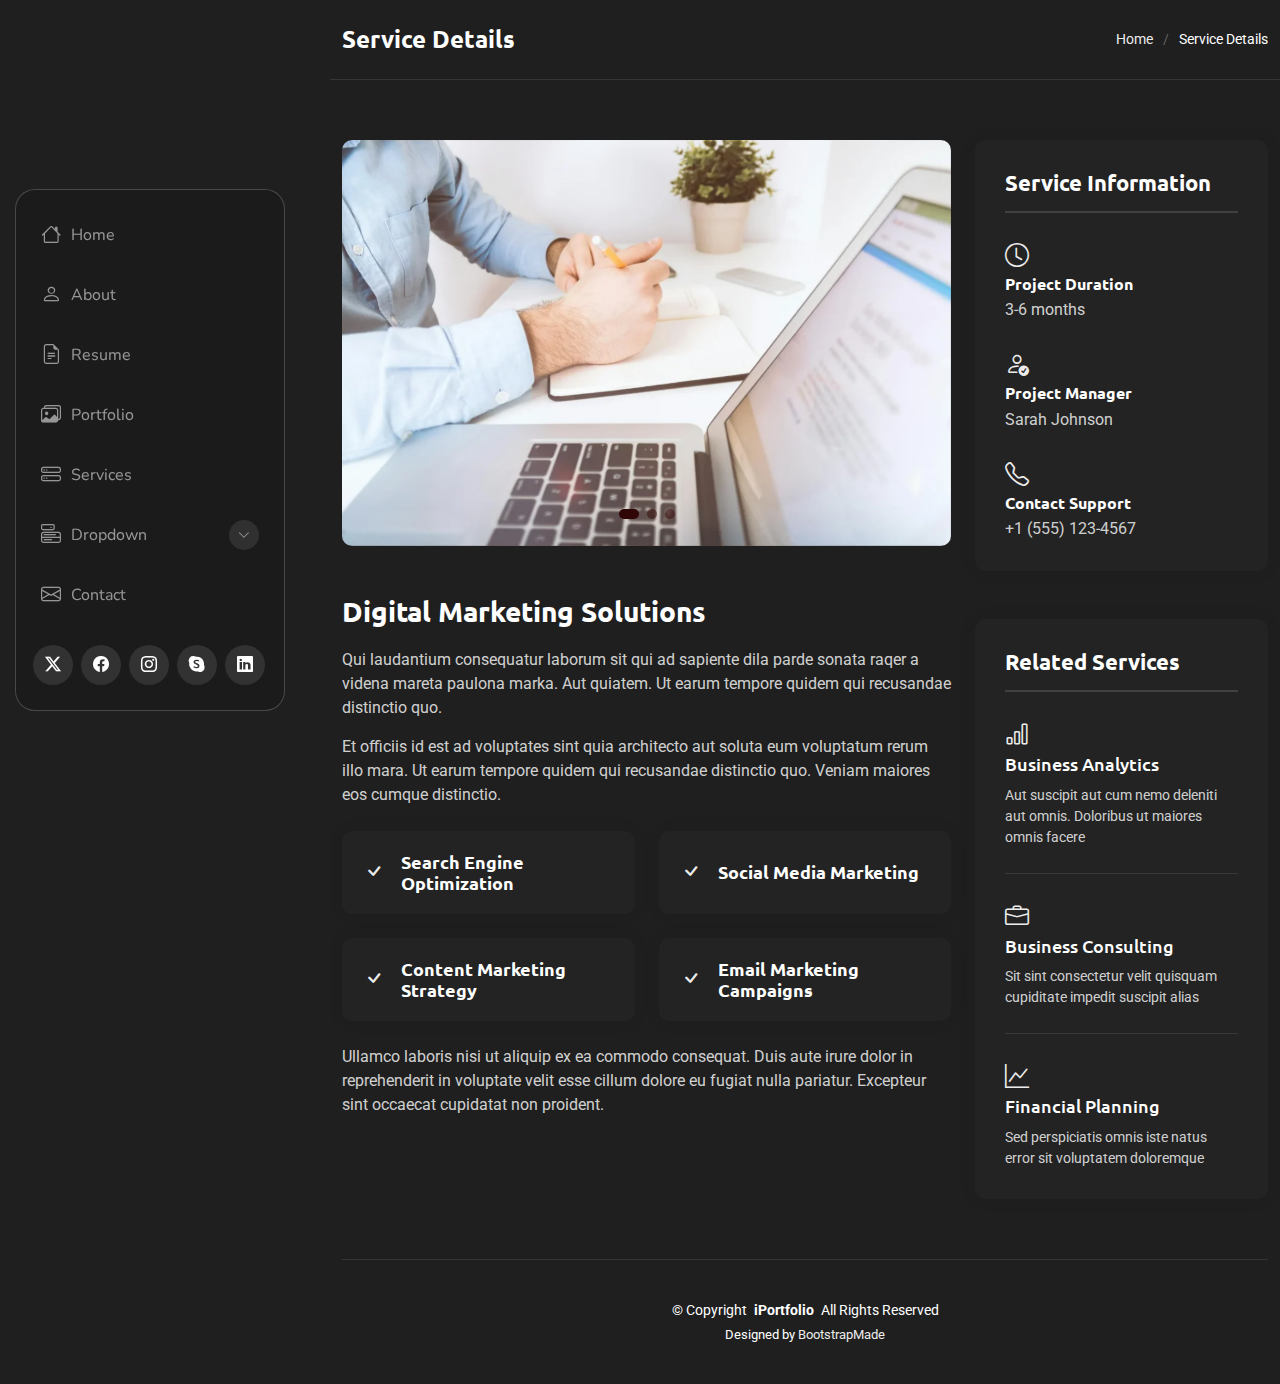
<file: service-details.html>
<!DOCTYPE html>
<html lang="en">

<head>
  <meta charset="utf-8">
  <meta content="width=device-width, initial-scale=1.0" name="viewport">
  <title>Service Details - SnapFolio Bootstrap Template</title>
  <meta name="description" content="">
  <meta name="keywords" content="">

  <!-- Favicons -->
  <link href="assets/img/favicon.png" rel="icon">
  <link href="assets/img/apple-touch-icon.png" rel="apple-touch-icon">

  <!-- Fonts -->
  <link href="https://fonts.googleapis.com" rel="preconnect">
  <link href="https://fonts.gstatic.com" rel="preconnect" crossorigin>
  <link href="https://fonts.googleapis.com/css2?family=Roboto:ital,wght@0,100;0,300;0,400;0,500;0,700;0,900;1,100;1,300;1,400;1,500;1,700;1,900&family=Ubuntu:ital,wght@0,300;0,400;0,500;0,700;1,300;1,400;1,500;1,700&family=Nunito:ital,wght@0,200;0,300;0,400;0,500;0,600;0,700;0,800;0,900;1,200;1,300;1,400;1,500;1,600;1,700;1,800;1,900&display=swap" rel="stylesheet">

  <!-- Vendor CSS Files -->
  <link href="assets/vendor/bootstrap/css/bootstrap.min.css" rel="stylesheet">
  <link href="assets/vendor/bootstrap-icons/bootstrap-icons.css" rel="stylesheet">
  <link href="assets/vendor/aos/aos.css" rel="stylesheet">
  <link href="assets/vendor/glightbox/css/glightbox.min.css" rel="stylesheet">
  <link href="assets/vendor/swiper/swiper-bundle.min.css" rel="stylesheet">

  <!-- Main CSS File -->
  <link href="assets/css/main.css" rel="stylesheet">

  <!-- =======================================================
  * Template Name: SnapFolio
  * Template URL: https://bootstrapmade.com/snapfolio-bootstrap-portfolio-template/
  * Updated: Jul 21 2025 with Bootstrap v5.3.7
  * Author: BootstrapMade.com
  * License: https://bootstrapmade.com/license/
  ======================================================== -->
</head>

<body class="service-details-page">

  <header id="header" class="header dark-background d-flex flex-column justify-content-center">
    <i class="header-toggle d-xl-none bi bi-list"></i>

    <div class="header-container d-flex flex-column align-items-start">
      <nav id="navmenu" class="navmenu">
        <ul>
          <li><a href="#hero"><i class="bi bi-house navicon"></i>Home</a></li>
          <li><a href="#about"><i class="bi bi-person navicon"></i> About</a></li>
          <li><a href="#resume"><i class="bi bi-file-earmark-text navicon"></i> Resume</a></li>
          <li><a href="#portfolio"><i class="bi bi-images navicon"></i> Portfolio</a></li>
          <li><a href="#services"><i class="bi bi-hdd-stack navicon"></i> Services</a></li>
          <li class="dropdown"><a href="#"><i class="bi bi-menu-button navicon"></i> <span>Dropdown</span> <i class="bi bi-chevron-down toggle-dropdown"></i></a>
            <ul>
              <li><a href="#">Dropdown 1</a></li>
              <li class="dropdown"><a href="#"><span>Deep Dropdown</span> <i class="bi bi-chevron-down toggle-dropdown"></i></a>
                <ul>
                  <li><a href="#">Deep Dropdown 1</a></li>
                  <li><a href="#">Deep Dropdown 2</a></li>
                  <li><a href="#">Deep Dropdown 3</a></li>
                  <li><a href="#">Deep Dropdown 4</a></li>
                  <li><a href="#">Deep Dropdown 5</a></li>
                </ul>
              </li>
              <li><a href="#">Dropdown 2</a></li>
              <li><a href="#">Dropdown 3</a></li>
              <li><a href="#">Dropdown 4</a></li>
            </ul>
          </li>
          <li><a href="#contact"><i class="bi bi-envelope navicon"></i> Contact</a></li>
        </ul>
      </nav>

      <div class="social-links text-center">
        <a href="#" class="twitter"><i class="bi bi-twitter-x"></i></a>
        <a href="#" class="facebook"><i class="bi bi-facebook"></i></a>
        <a href="#" class="instagram"><i class="bi bi-instagram"></i></a>
        <a href="#" class="google-plus"><i class="bi bi-skype"></i></a>
        <a href="#" class="linkedin"><i class="bi bi-linkedin"></i></a>
      </div>

    </div>

  </header>

  <main class="main">

    <!-- Page Title -->
    <div class="page-title dark-background">
      <div class="container d-lg-flex justify-content-between align-items-center">
        <h1 class="mb-2 mb-lg-0">Service Details</h1>
        <nav class="breadcrumbs">
          <ol>
            <li><a href="index.html">Home</a></li>
            <li class="current">Service Details</li>
          </ol>
        </nav>
      </div>
    </div><!-- End Page Title -->

    <!-- Service Details Section -->
    <section id="service-details" class="service-details section">

      <div class="container" data-aos="fade-up" data-aos-delay="100">

        <div class="row gy-4">

          <div class="col-lg-8">
            <div class="service-details-slider swiper init-swiper">
              <script type="application/json" class="swiper-config">
                {
                  "loop": true,
                  "speed": 600,
                  "autoplay": {
                    "delay": 5000
                  },
                  "slidesPerView": 1,
                  "pagination": {
                    "el": ".swiper-pagination",
                    "type": "bullets",
                    "clickable": true
                  }
                }
              </script>
              <div class="swiper-wrapper align-items-center">
                <div class="swiper-slide">
                  <img src="assets/img/services/services-1.webp" alt="" class="img-fluid" loading="lazy">
                </div>
                <div class="swiper-slide">
                  <img src="assets/img/services/services-2.webp" alt="" class="img-fluid" loading="lazy">
                </div>
                <div class="swiper-slide">
                  <img src="assets/img/services/services-3.webp" alt="" class="img-fluid" loading="lazy">
                </div>
              </div>
              <div class="swiper-pagination"></div>
            </div>

            <div class="content mt-5">
              <h3>Digital Marketing Solutions</h3>
              <p>
                Qui laudantium consequatur laborum sit qui ad sapiente dila parde sonata raqer a videna mareta paulona marka. Aut quiatem. Ut earum tempore quidem qui recusandae distinctio quo.
              </p>
              <p>
                Et officiis id est ad voluptates sint quia architecto aut soluta eum voluptatum rerum illo mara. Ut earum tempore quidem qui recusandae distinctio quo. Veniam maiores eos cumque distinctio.
              </p>

              <div class="features mt-4">
                <div class="row gy-4">
                  <div class="col-md-6" data-aos="fade-up" data-aos-delay="100">
                    <div class="feature-box d-flex align-items-center">
                      <i class="bi bi-check"></i>
                      <h4>Search Engine Optimization</h4>
                    </div>
                  </div>
                  <div class="col-md-6" data-aos="fade-up" data-aos-delay="200">
                    <div class="feature-box d-flex align-items-center">
                      <i class="bi bi-check"></i>
                      <h4>Social Media Marketing</h4>
                    </div>
                  </div>
                  <div class="col-md-6" data-aos="fade-up" data-aos-delay="300">
                    <div class="feature-box d-flex align-items-center">
                      <i class="bi bi-check"></i>
                      <h4>Content Marketing Strategy</h4>
                    </div>
                  </div>
                  <div class="col-md-6" data-aos="fade-up" data-aos-delay="400">
                    <div class="feature-box d-flex align-items-center">
                      <i class="bi bi-check"></i>
                      <h4>Email Marketing Campaigns</h4>
                    </div>
                  </div>
                </div>
              </div>

              <p class="mt-4">
                Ullamco laboris nisi ut aliquip ex ea commodo consequat. Duis aute irure dolor in reprehenderit in voluptate velit esse cillum dolore eu fugiat nulla pariatur. Excepteur sint occaecat cupidatat non proident.
              </p>
            </div>
          </div>

          <div class="col-lg-4">
            <div class="service-info">
              <h4>Service Information</h4>
              <div class="info-item">
                <i class="bi bi-clock"></i>
                <h5>Project Duration</h5>
                <p>3-6 months</p>
              </div>
              <div class="info-item">
                <i class="bi bi-person-check"></i>
                <h5>Project Manager</h5>
                <p>Sarah Johnson</p>
              </div>
              <div class="info-item">
                <i class="bi bi-telephone"></i>
                <h5>Contact Support</h5>
                <p>+1 (555) 123-4567</p>
              </div>
            </div>

            <div class="related-services mt-5">
              <h4>Related Services</h4>
              <div class="service-item">
                <i class="bi bi-bar-chart"></i>
                <h5><a href="#">Business Analytics</a></h5>
                <p>Aut suscipit aut cum nemo deleniti aut omnis. Doloribus ut maiores omnis facere</p>
              </div>
              <div class="service-item">
                <i class="bi bi-briefcase"></i>
                <h5><a href="#">Business Consulting</a></h5>
                <p>Sit sint consectetur velit quisquam cupiditate impedit suscipit alias</p>
              </div>
              <div class="service-item">
                <i class="bi bi-graph-up"></i>
                <h5><a href="#">Financial Planning</a></h5>
                <p>Sed perspiciatis omnis iste natus error sit voluptatem doloremque</p>
              </div>
            </div>
          </div>

        </div>

      </div>

    </section><!-- /Service Details Section -->

  </main>

  <footer id="footer" class="footer position-relative">

    <div class="container">
      <div class="copyright text-center ">
        <p>© <span>Copyright</span> <strong class="px-1 sitename">iPortfolio</strong> <span>All Rights Reserved</span></p>
      </div>
      <div class="credits">
        <!-- All the links in the footer should remain intact. -->
        <!-- You can delete the links only if you've purchased the pro version. -->
        <!-- Licensing information: https://bootstrapmade.com/license/ -->
        <!-- Purchase the pro version with working PHP/AJAX contact form: [buy-url] -->
        Designed by <a href="https://bootstrapmade.com/">BootstrapMade</a>
      </div>
    </div>

  </footer>

  <!-- Scroll Top -->
  <a href="#" id="scroll-top" class="scroll-top d-flex align-items-center justify-content-center"><i class="bi bi-arrow-up-short"></i></a>

  <!-- Preloader -->
  <div id="preloader"></div>

  <!-- Vendor JS Files -->
  <script src="assets/vendor/bootstrap/js/bootstrap.bundle.min.js"></script>
  <script src="assets/vendor/php-email-form/validate.js"></script>
  <script src="assets/vendor/aos/aos.js"></script>
  <script src="assets/vendor/typed.js/typed.umd.js"></script>
  <script src="assets/vendor/purecounter/purecounter_vanilla.js"></script>
  <script src="assets/vendor/waypoints/noframework.waypoints.js"></script>
  <script src="assets/vendor/isotope-layout/isotope.pkgd.min.js"></script>
  <script src="assets/vendor/imagesloaded/imagesloaded.pkgd.min.js"></script>
  <script src="assets/vendor/glightbox/js/glightbox.min.js"></script>
  <script src="assets/vendor/swiper/swiper-bundle.min.js"></script>

  <!-- Main JS File -->
  <script src="assets/js/main.js"></script>

</body>

</html>
</file>
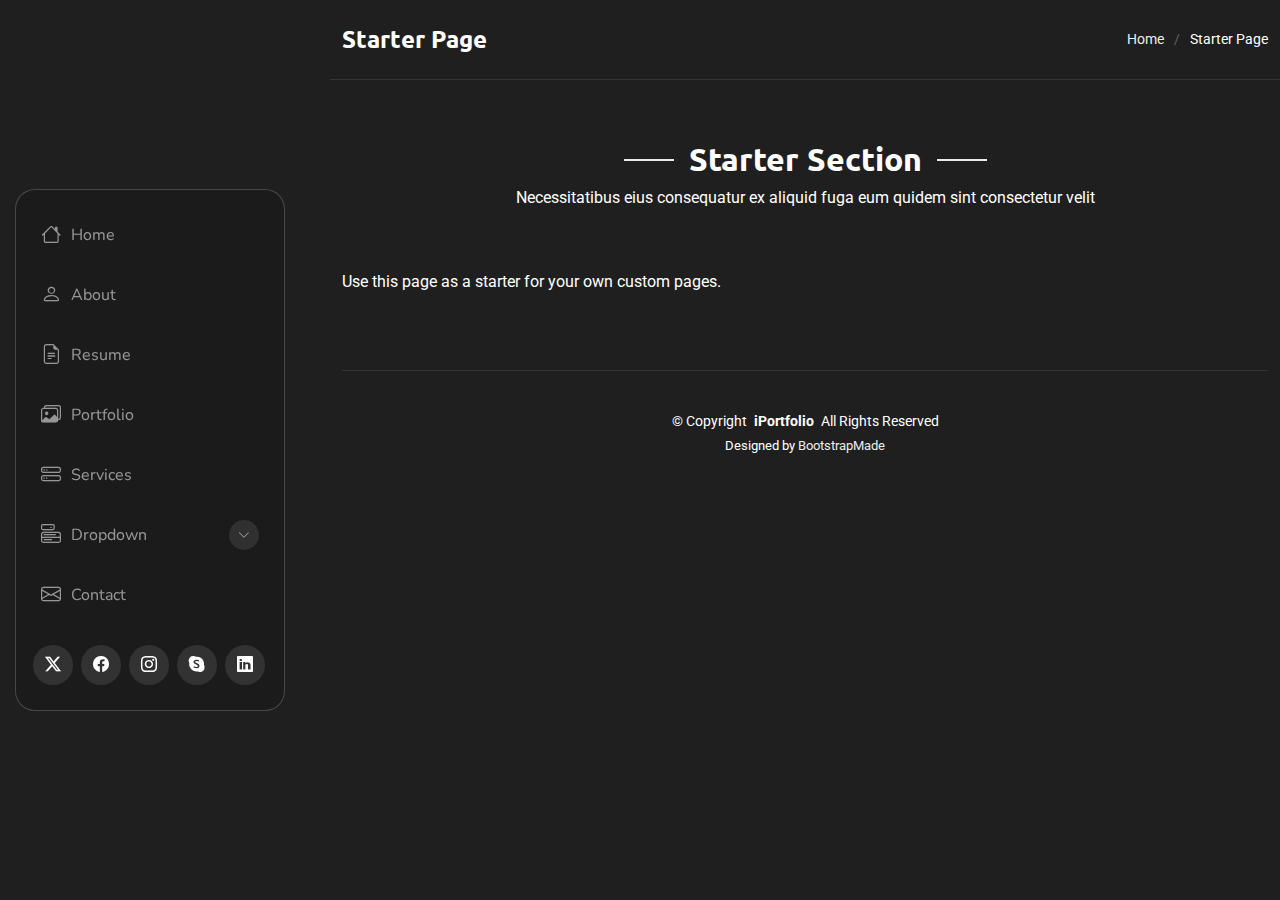
<file: starter-page.html>
<!DOCTYPE html>
<html lang="en">

<head>
  <meta charset="utf-8">
  <meta content="width=device-width, initial-scale=1.0" name="viewport">
  <title>Starter Page - SnapFolio Bootstrap Template</title>
  <meta name="description" content="">
  <meta name="keywords" content="">

  <!-- Favicons -->
  <link href="assets/img/favicon.png" rel="icon">
  <link href="assets/img/apple-touch-icon.png" rel="apple-touch-icon">

  <!-- Fonts -->
  <link href="https://fonts.googleapis.com" rel="preconnect">
  <link href="https://fonts.gstatic.com" rel="preconnect" crossorigin>
  <link href="https://fonts.googleapis.com/css2?family=Roboto:ital,wght@0,100;0,300;0,400;0,500;0,700;0,900;1,100;1,300;1,400;1,500;1,700;1,900&family=Ubuntu:ital,wght@0,300;0,400;0,500;0,700;1,300;1,400;1,500;1,700&family=Nunito:ital,wght@0,200;0,300;0,400;0,500;0,600;0,700;0,800;0,900;1,200;1,300;1,400;1,500;1,600;1,700;1,800;1,900&display=swap" rel="stylesheet">

  <!-- Vendor CSS Files -->
  <link href="assets/vendor/bootstrap/css/bootstrap.min.css" rel="stylesheet">
  <link href="assets/vendor/bootstrap-icons/bootstrap-icons.css" rel="stylesheet">
  <link href="assets/vendor/aos/aos.css" rel="stylesheet">
  <link href="assets/vendor/glightbox/css/glightbox.min.css" rel="stylesheet">
  <link href="assets/vendor/swiper/swiper-bundle.min.css" rel="stylesheet">

  <!-- Main CSS File -->
  <link href="assets/css/main.css" rel="stylesheet">

  <!-- =======================================================
  * Template Name: SnapFolio
  * Template URL: https://bootstrapmade.com/snapfolio-bootstrap-portfolio-template/
  * Updated: Jul 21 2025 with Bootstrap v5.3.7
  * Author: BootstrapMade.com
  * License: https://bootstrapmade.com/license/
  ======================================================== -->
</head>

<body class="starter-page-page">

  <header id="header" class="header dark-background d-flex flex-column justify-content-center">
    <i class="header-toggle d-xl-none bi bi-list"></i>

    <div class="header-container d-flex flex-column align-items-start">
      <nav id="navmenu" class="navmenu">
        <ul>
          <li><a href="#hero"><i class="bi bi-house navicon"></i>Home</a></li>
          <li><a href="#about"><i class="bi bi-person navicon"></i> About</a></li>
          <li><a href="#resume"><i class="bi bi-file-earmark-text navicon"></i> Resume</a></li>
          <li><a href="#portfolio"><i class="bi bi-images navicon"></i> Portfolio</a></li>
          <li><a href="#services"><i class="bi bi-hdd-stack navicon"></i> Services</a></li>
          <li class="dropdown"><a href="#"><i class="bi bi-menu-button navicon"></i> <span>Dropdown</span> <i class="bi bi-chevron-down toggle-dropdown"></i></a>
            <ul>
              <li><a href="#">Dropdown 1</a></li>
              <li class="dropdown"><a href="#"><span>Deep Dropdown</span> <i class="bi bi-chevron-down toggle-dropdown"></i></a>
                <ul>
                  <li><a href="#">Deep Dropdown 1</a></li>
                  <li><a href="#">Deep Dropdown 2</a></li>
                  <li><a href="#">Deep Dropdown 3</a></li>
                  <li><a href="#">Deep Dropdown 4</a></li>
                  <li><a href="#">Deep Dropdown 5</a></li>
                </ul>
              </li>
              <li><a href="#">Dropdown 2</a></li>
              <li><a href="#">Dropdown 3</a></li>
              <li><a href="#">Dropdown 4</a></li>
            </ul>
          </li>
          <li><a href="#contact"><i class="bi bi-envelope navicon"></i> Contact</a></li>
        </ul>
      </nav>

      <div class="social-links text-center">
        <a href="#" class="twitter"><i class="bi bi-twitter-x"></i></a>
        <a href="#" class="facebook"><i class="bi bi-facebook"></i></a>
        <a href="#" class="instagram"><i class="bi bi-instagram"></i></a>
        <a href="#" class="google-plus"><i class="bi bi-skype"></i></a>
        <a href="#" class="linkedin"><i class="bi bi-linkedin"></i></a>
      </div>

    </div>

  </header>

  <main class="main">

    <!-- Page Title -->
    <div class="page-title dark-background">
      <div class="container d-lg-flex justify-content-between align-items-center">
        <h1 class="mb-2 mb-lg-0">Starter Page</h1>
        <nav class="breadcrumbs">
          <ol>
            <li><a href="index.html">Home</a></li>
            <li class="current">Starter Page</li>
          </ol>
        </nav>
      </div>
    </div><!-- End Page Title -->

    <!-- Starter Section Section -->
    <section id="starter-section" class="starter-section section">

      <!-- Section Title -->
      <div class="container section-title" data-aos="fade-up">
        <h2>Starter Section</h2>
        <p>Necessitatibus eius consequatur ex aliquid fuga eum quidem sint consectetur velit</p>
      </div><!-- End Section Title -->

      <div class="container" data-aos="fade-up">
        <p>Use this page as a starter for your own custom pages.</p>
      </div>

    </section><!-- /Starter Section Section -->

  </main>

  <footer id="footer" class="footer position-relative">

    <div class="container">
      <div class="copyright text-center ">
        <p>© <span>Copyright</span> <strong class="px-1 sitename">iPortfolio</strong> <span>All Rights Reserved</span></p>
      </div>
      <div class="credits">
        <!-- All the links in the footer should remain intact. -->
        <!-- You can delete the links only if you've purchased the pro version. -->
        <!-- Licensing information: https://bootstrapmade.com/license/ -->
        <!-- Purchase the pro version with working PHP/AJAX contact form: [buy-url] -->
        Designed by <a href="https://bootstrapmade.com/">BootstrapMade</a>
      </div>
    </div>

  </footer>

  <!-- Scroll Top -->
  <a href="#" id="scroll-top" class="scroll-top d-flex align-items-center justify-content-center"><i class="bi bi-arrow-up-short"></i></a>

  <!-- Preloader -->
  <div id="preloader"></div>

  <!-- Vendor JS Files -->
  <script src="assets/vendor/bootstrap/js/bootstrap.bundle.min.js"></script>
  <script src="assets/vendor/php-email-form/validate.js"></script>
  <script src="assets/vendor/aos/aos.js"></script>
  <script src="assets/vendor/typed.js/typed.umd.js"></script>
  <script src="assets/vendor/purecounter/purecounter_vanilla.js"></script>
  <script src="assets/vendor/waypoints/noframework.waypoints.js"></script>
  <script src="assets/vendor/isotope-layout/isotope.pkgd.min.js"></script>
  <script src="assets/vendor/imagesloaded/imagesloaded.pkgd.min.js"></script>
  <script src="assets/vendor/glightbox/js/glightbox.min.js"></script>
  <script src="assets/vendor/swiper/swiper-bundle.min.js"></script>

  <!-- Main JS File -->
  <script src="assets/js/main.js"></script>

</body>

</html>
</file>
<file: assets/css/main.css>
/**
* Template Name: SnapFolio
* Template URL: https://bootstrapmade.com/snapfolio-bootstrap-portfolio-template/
* Updated: Jul 21 2025 with Bootstrap v5.3.7
* Author: BootstrapMade.com
* License: https://bootstrapmade.com/license/
*/

/*--------------------------------------------------------------
# Font & Color Variables
# Help: https://bootstrapmade.com/color-system/
--------------------------------------------------------------*/
/* Fonts */
:root {
  --default-font: "Roboto",  system-ui, -apple-system, "Segoe UI", Roboto, "Helvetica Neue", Arial, "Noto Sans", "Liberation Sans", sans-serif, "Apple Color Emoji", "Segoe UI Emoji", "Segoe UI Symbol", "Noto Color Emoji";
  --heading-font: "Ubuntu",  sans-serif;
  --nav-font: "Nunito",  sans-serif;
}

/* Global Colors - The following color variables are used throughout the website. Updating them here will change the color scheme of the entire website */
:root { 
  --background-color: #1f1f1f; /* Background color for the entire website, including individual sections */
  --default-color: #ffffff; /* Default color used for the majority of the text content across the entire website */
  --heading-color: #ffffff; /* Color for headings, subheadings and title throughout the website */
  --accent-color: #ececec; /* Accent color that represents your brand on the website. It's used for buttons, links, and other elements that need to stand out */
  --surface-color: #232323; /* The surface color is used as a background of boxed elements within sections, such as cards, icon boxes, or other elements that require a visual separation from the global background. */
  --contrast-color: #310606; /* Contrast color for text, ensuring readability against backgrounds of accent, heading, or default colors. */
}

/* Nav Menu Colors - The following color variables are used specifically for the navigation menu. They are separate from the global colors to allow for more customization options */
:root {
  --nav-color: rgba(236, 236, 236, 0.59);  /* The default color of the main navmenu links */
  --nav-hover-color: #ffffff; /* Applied to main navmenu links when they are hovered over or active */
  --nav-mobile-background-color: #393939; /* Used as the background color for mobile navigation menu */
  --nav-dropdown-background-color: #393939; /* Used as the background color for dropdown items that appear when hovering over primary navigation items */
  --nav-dropdown-color: #ffffff; /* Used for navigation links of the dropdown items in the navigation menu. */
  --nav-dropdown-hover-color: #ececec; /* Similar to --nav-hover-color, this color is applied to dropdown navigation links when they are hovered over. */
}

/* Color Presets - These classes override global colors when applied to any section or element, providing reuse of the sam color scheme. */

.light-background {
  --background-color: #2c2c2c;
  --surface-color: #323232;
}

.dark-background {
  --background-color: #040b14;
  --default-color: #ffffff;
  --heading-color: #ffffff;
  --surface-color: #151f2b;
  --contrast-color: #ffffff;
}

/* Smooth scroll */
:root {
  scroll-behavior: smooth;
}

/*--------------------------------------------------------------
# General Styling & Shared Classes
--------------------------------------------------------------*/
body {
  color: var(--default-color);
  background-color: var(--background-color);
  font-family: var(--default-font);
}

a {
  color: var(--accent-color);
  text-decoration: none;
  transition: 0.3s;
}

a:hover {
  color: color-mix(in srgb, var(--accent-color), transparent 25%);
  text-decoration: none;
}

h1,
h2,
h3,
h4,
h5,
h6 {
  color: var(--heading-color);
  font-family: var(--heading-font);
}

/* PHP Email Form Messages
------------------------------*/
.php-email-form .error-message {
  display: none;
  background: #df1529;
  color: #ffffff;
  text-align: left;
  padding: 15px;
  margin-bottom: 24px;
  font-weight: 600;
}

.php-email-form .sent-message {
  display: none;
  color: #ffffff;
  background: #059652;
  text-align: center;
  padding: 15px;
  margin-bottom: 24px;
  font-weight: 600;
}

.php-email-form .loading {
  display: none;
  background: var(--surface-color);
  text-align: center;
  padding: 15px;
  margin-bottom: 24px;
}

.php-email-form .loading:before {
  content: "";
  display: inline-block;
  border-radius: 50%;
  width: 24px;
  height: 24px;
  margin: 0 10px -6px 0;
  border: 3px solid var(--accent-color);
  border-top-color: var(--surface-color);
  animation: php-email-form-loading 1s linear infinite;
}

@keyframes php-email-form-loading {
  0% {
    transform: rotate(0deg);
  }

  100% {
    transform: rotate(360deg);
  }
}

/*--------------------------------------------------------------
# Global Header
--------------------------------------------------------------*/
.header {
  --background-color: #1b1b1b;
  --contrast-color: #444444;
  color: var(--default-color);
  position: fixed;
  top: 0;
  left: 0;
  bottom: 0;
  padding: 0 15px;
  width: 300px;
  transition: all ease-in-out 0.3s;
  overflow-y: auto;
  z-index: 997;
}

.header .header-container {
  border-radius: 20px;
  padding: 15px;
  background-color: var(--background-color);
  border: 1px solid color-mix(in srgb, var(--default-color), transparent 80%);
}

.header .social-links {
  margin: 0 0 10px 0;
}

.header .social-links a {
  font-size: 16px;
  display: inline-flex;
  align-items: center;
  justify-content: center;
  background: color-mix(in srgb, var(--default-color), transparent 90%);
  color: var(--default-color);
  margin: 0 2px;
  border-radius: 50%;
  text-align: center;
  width: 40px;
  height: 40px;
  transition: 0.3s;
}

.header .social-links a:hover {
  color: var(--contrast-color);
  background: var(--accent-color);
}

@media (min-width: 1200px) {

  .header~main,
  .header~#footer {
    margin-left: 330px;
  }
}

@media (max-width: 1199px) {
  .header {
    left: -100%;
  }
}

.header.header-show {
  left: 0;
}

.header .header-toggle {
  color: var(--contrast-color);
  background-color: var(--accent-color);
  font-size: 22px;
  display: flex;
  align-items: center;
  justify-content: center;
  width: 40px;
  height: 40px;
  border-radius: 50%;
  cursor: pointer;
  position: fixed;
  top: 15px;
  right: 15px;
  z-index: 9999;
  transition: background-color 0.3s;
}

.header .header-toggle:hover {
  color: var(--contrast-color);
  background-color: color-mix(in srgb, var(--accent-color) 90%, white 15%);
}

/*--------------------------------------------------------------
# Navigation Menu
--------------------------------------------------------------*/
.mobile-nav-toggle {
  display: none;
}

.navmenu {
  padding: 0;
  z-index: 9997;
  width: 100%;
}

.navmenu ul {
  list-style: none;
  padding: 0 0 20px 0;
  margin: 0;
}

.navmenu a,
.navmenu a:focus {
  color: var(--nav-color);
  padding: 15px 10px;
  font-family: var(--nav-font);
  font-size: 16px;
  font-weight: 400;
  display: flex;
  align-items: center;
  white-space: nowrap;
  transition: 0.3s;
  width: 100%;
}

.navmenu a .navicon,
.navmenu a:focus .navicon {
  font-size: 20px;
  margin-right: 10px;
}

.navmenu a .toggle-dropdown,
.navmenu a:focus .toggle-dropdown {
  font-size: 12px;
  line-height: 0;
  margin-left: auto;
  width: 30px;
  height: 30px;
  display: flex;
  align-items: center;
  justify-content: center;
  border-radius: 50%;
  transition: 0.3s;
  flex-shrink: 0;
  background-color: color-mix(in srgb, var(--accent-color), transparent 90%);
}

.navmenu a .toggle-dropdown:hover,
.navmenu a:focus .toggle-dropdown:hover {
  background-color: var(--accent-color);
  color: var(--contrast-color);
}

.navmenu a:hover,
.navmenu .active,
.navmenu .active:focus {
  color: var(--nav-hover-color);
}

.navmenu a:hover .navicon,
.navmenu .active .navicon,
.navmenu .active:focus .navicon {
  color: var(--accent-color);
}

.navmenu .active .toggle-dropdown,
.navmenu .active:focus .toggle-dropdown {
  background-color: var(--accent-color);
  color: var(--contrast-color);
  transform: rotate(180deg);
}

.navmenu .dropdown {
  display: block;
}

.navmenu .dropdown a,
.navmenu .dropdown a:focus {
  color: --nav-dropdown-color;
}

.navmenu .dropdown a:hover,
.navmenu .dropdown .active,
.navmenu .dropdown .active:focus {
  color: var(--nav-dropdown-hover-color);
}

.navmenu .dropdown ul {
  position: static;
  display: none;
  z-index: 99;
  padding: 5px 10px;
  margin: 5px 10px;
  background-color: var(--nav-dropdown-background-color);
  border: 1px solid color-mix(in srgb, var(--default-color), transparent 90%);
  box-shadow: none;
  transition: all 0.5s ease-in-out;
}

.navmenu .dropdown ul ul {
  background-color: rgba(33, 37, 41, 0.1);
}

.navmenu .dropdown>.dropdown-active {
  display: block;
  background-color: rgba(33, 37, 41, 0.03);
}

/*--------------------------------------------------------------
# Global Footer
--------------------------------------------------------------*/
.footer {
  color: var(--default-color);
  background-color: var(--background-color);
  font-size: 14px;
  padding: 0 0 40px 0;
  position: relative;
}

.footer .copyright {
  padding-top: 40px;
  border-top: 1px solid color-mix(in srgb, var(--default-color), transparent 90%);
}

.footer .copyright p {
  margin-bottom: 0;
}

.footer .credits {
  margin-top: 4px;
  font-size: 13px;
  text-align: center;
}

/*--------------------------------------------------------------
# Preloader
--------------------------------------------------------------*/
#preloader {
  position: fixed;
  inset: 0;
  z-index: 999999;
  overflow: hidden;
  background: var(--background-color);
  transition: all 0.6s ease-out;
}

#preloader:before {
  content: "";
  position: fixed;
  top: calc(50% - 30px);
  left: calc(50% - 30px);
  border: 6px solid #ffffff;
  border-color: var(--accent-color) transparent var(--accent-color) transparent;
  border-radius: 50%;
  width: 60px;
  height: 60px;
  animation: animate-preloader 1.5s linear infinite;
}

@keyframes animate-preloader {
  0% {
    transform: rotate(0deg);
  }

  100% {
    transform: rotate(360deg);
  }
}

/*--------------------------------------------------------------
# Scroll Top Button
--------------------------------------------------------------*/
.scroll-top {
  position: fixed;
  visibility: hidden;
  opacity: 0;
  right: 15px;
  bottom: -15px;
  z-index: 99999;
  background-color: var(--accent-color);
  width: 44px;
  height: 44px;
  border-radius: 50px;
  transition: all 0.4s;
}

.scroll-top i {
  font-size: 24px;
  color: var(--contrast-color);
  line-height: 0;
}

.scroll-top:hover {
  background-color: color-mix(in srgb, var(--accent-color), transparent 20%);
  color: var(--contrast-color);
}

.scroll-top.active {
  visibility: visible;
  opacity: 1;
  bottom: 15px;
}

/*--------------------------------------------------------------
# Disable aos animation delay on mobile devices
--------------------------------------------------------------*/
@media screen and (max-width: 768px) {
  [data-aos-delay] {
    transition-delay: 0 !important;
  }
}

/*--------------------------------------------------------------
# Global Page Titles & Breadcrumbs
--------------------------------------------------------------*/
.page-title {
  color: var(--default-color);
  padding: 25px 0 0 0;
  position: relative;
}

.page-title .container {
  border-bottom: 1px solid color-mix(in srgb, var(--default-color), transparent 90%);
  padding-bottom: 25px;
}

.page-title h1 {
  font-size: 24px;
  font-weight: 700;
}

.page-title .breadcrumbs ol {
  display: flex;
  flex-wrap: wrap;
  list-style: none;
  padding: 0;
  margin: 0;
  font-size: 14px;
  font-weight: 400;
}

.page-title .breadcrumbs ol li+li {
  padding-left: 10px;
}

.page-title .breadcrumbs ol li+li::before {
  content: "/";
  display: inline-block;
  padding-right: 10px;
  color: color-mix(in srgb, var(--default-color), transparent 70%);
}

/*--------------------------------------------------------------
# Global Sections
--------------------------------------------------------------*/
section,
.section {
  color: var(--default-color);
  background-color: var(--background-color);
  padding: 60px 0;
  overflow: clip;
}

/*--------------------------------------------------------------
# Global Section Titles
--------------------------------------------------------------*/
.section-title {
  text-align: center;
  padding-bottom: 60px;
  position: relative;
}

.section-title h2 {
  font-size: 32px;
  font-weight: 700;
  position: relative;
}

.section-title h2:before,
.section-title h2:after {
  content: "";
  width: 50px;
  height: 2px;
  background: var(--accent-color);
  display: inline-block;
}

.section-title h2:before {
  margin: 0 15px 10px 0;
}

.section-title h2:after {
  margin: 0 0 10px 15px;
}

.section-title p {
  margin-bottom: 0;
}

/*--------------------------------------------------------------
# Hero Section
--------------------------------------------------------------*/
.hero {
  min-height: 100vh;
  position: relative;
  overflow: hidden;
  display: flex;
  align-items: center;
}

.hero .background-elements {
  position: absolute;
  top: 0;
  left: 0;
  width: 100%;
  height: 100%;
  z-index: 1;
  overflow: hidden;
}

.hero .background-elements .bg-circle {
  position: absolute;
  border-radius: 50%;
  background: linear-gradient(45deg, color-mix(in srgb, var(--accent-color), transparent 90%), color-mix(in srgb, var(--accent-color), transparent 95%));
  animation: float 6s ease-in-out infinite;
}

.hero .background-elements .bg-circle.circle-1 {
  width: 300px;
  height: 300px;
  top: 10%;
  right: 10%;
  animation-delay: 0s;
}

.hero .background-elements .bg-circle.circle-2 {
  width: 200px;
  height: 200px;
  bottom: 20%;
  left: 5%;
  animation-delay: 2s;
}

.hero .hero-content {
  position: relative;
  width: 100%;
  z-index: 2;
}

.hero .container {
  position: relative;
  z-index: 3;
}

.hero .hero-text h1 {
  font-size: 72px;
  font-weight: 800;
  line-height: 1.1;
  margin-bottom: 15px;
  color: var(--heading-color);
}

.hero .hero-text h1 .accent-text {
  color: var(--accent-color);
  position: relative;
}

.hero .hero-text h1 .accent-text::after {
  content: "";
  position: absolute;
  bottom: -5px;
  left: 0;
  width: 100%;
  height: 3px;
  background: linear-gradient(90deg, var(--accent-color), color-mix(in srgb, var(--accent-color), transparent 50%));
}

.hero .hero-text h2 {
  font-size: 32px;
  font-weight: 600;
  color: var(--heading-color);
  margin-bottom: 10px;
}

.hero .hero-text .lead {
  font-size: 24px;
  margin-bottom: 20px;
  color: var(--default-color);
}

.hero .hero-text .lead span {
  color: var(--accent-color);
  font-weight: 600;
  border-bottom: 2px solid var(--accent-color);
  padding-bottom: 2px;
}

.hero .hero-text .description {
  font-size: 18px;
  line-height: 1.6;
  color: color-mix(in srgb, var(--default-color), transparent 20%);
  margin-bottom: 40px;
  max-width: 500px;
}

.hero .hero-actions {
  display: flex;
  gap: 20px;
  margin-bottom: 40px;
  flex-wrap: wrap;
}

.hero .hero-actions .btn {
  padding: 14px 30px;
  font-size: 16px;
  font-weight: 600;
  border-radius: 50px;
  text-decoration: none;
  transition: all 0.3s ease;
  border: 2px solid;
}

.hero .hero-actions .btn.btn-primary {
  background-color: var(--accent-color);
  color: var(--contrast-color);
  border-color: var(--accent-color);
}

.hero .hero-actions .btn.btn-primary:hover {
  background-color: color-mix(in srgb, var(--accent-color), black 10%);
  transform: translateY(-2px);
  box-shadow: 0 8px 25px color-mix(in srgb, var(--accent-color), transparent 70%);
}

.hero .hero-actions .btn.btn-outline {
  background-color: transparent;
  color: var(--accent-color);
  border-color: var(--accent-color);
}

.hero .hero-actions .btn.btn-outline:hover {
  background-color: var(--accent-color);
  color: var(--contrast-color);
  transform: translateY(-2px);
}

.hero .social-links {
  display: flex;
  gap: 20px;
}

.hero .social-links a {
  width: 50px;
  height: 50px;
  display: flex;
  align-items: center;
  justify-content: center;
  background-color: var(--surface-color);
  color: color-mix(in srgb, var(--default-color), transparent 40%);
  border-radius: 50%;
  font-size: 20px;
  transition: all 0.3s ease;
}

.hero .social-links a:hover {
  color: var(--contrast-color);
  background-color: var(--accent-color);
  transform: translateY(-3px);
  box-shadow: 0 8px 25px color-mix(in srgb, var(--accent-color), transparent 70%);
}

.hero .hero-visual {
  display: flex;
  justify-content: center;
  align-items: center;
  height: 100%;
}

.hero .hero-visual .profile-container {
  position: relative;
  width: 400px;
  height: 400px;
}

.hero .hero-visual .profile-container .profile-background {
  position: absolute;
  top: 15px;
  left: 15px;
  width: 100%;
  height: 100%;
  background: color-mix(in srgb, var(--accent-color), transparent 90%);
  border-radius: 30px;
  z-index: 1;
}

.hero .hero-visual .profile-container .profile-image {
  position: relative;
  width: 100%;
  height: 100%;
  object-fit: cover;
  border-radius: 30px;
  z-index: 2;
}

@keyframes float {

  0%,
  100% {
    transform: translateY(0px);
  }

  50% {
    transform: translateY(-20px);
  }
}

@keyframes floatIcon {

  0%,
  100% {
    transform: translateY(0px) rotate(0deg);
  }

  50% {
    transform: translateY(-10px) rotate(5deg);
  }
}

@media (max-width: 992px) {
  .hero .hero-text {
    text-align: center;
    margin-bottom: 50px;
  }

  .hero .hero-text h1 {
    font-size: 56px;
  }

  .hero .hero-text h2 {
    font-size: 28px;
  }

  .hero .hero-text .lead {
    font-size: 20px;
  }

  .hero .hero-visual .profile-container {
    width: 350px;
    height: 350px;
  }
}

@media (max-width: 768px) {
  .hero .hero-text h1 {
    font-size: 42px;
  }

  .hero .hero-text h2 {
    font-size: 24px;
  }

  .hero .hero-text .lead {
    font-size: 18px;
  }

  .hero .hero-text .description {
    font-size: 16px;
  }

  .hero .hero-actions {
    justify-content: center;
  }

  .hero .hero-actions .btn {
    padding: 12px 25px;
    font-size: 14px;
  }

  .hero .hero-visual .profile-container {
    width: 300px;
    height: 300px;
  }

  .hero .background-elements .bg-circle.circle-1 {
    width: 200px;
    height: 200px;
  }

  .hero .background-elements .bg-circle.circle-2 {
    width: 150px;
    height: 150px;
  }

  .hero .background-elements .bg-circle.circle-3 {
    width: 100px;
    height: 100px;
  }
}

/*--------------------------------------------------------------
# About Section
--------------------------------------------------------------*/
.about .profile-card {
  background: linear-gradient(135deg, var(--surface-color) 0%, color-mix(in srgb, var(--surface-color), var(--accent-color) 5%) 100%);
  border-radius: 2rem;
  padding: 2.5rem;
  text-align: center;
  box-shadow: 0 20px 40px rgba(0, 0, 0, 0.08);
  border: 1px solid color-mix(in srgb, var(--accent-color), transparent 90%);
  position: relative;
  overflow: hidden;
}

.about .profile-card::before {
  content: "";
  position: absolute;
  top: 0;
  left: 0;
  right: 0;
  height: 4px;
  background: linear-gradient(90deg, var(--accent-color), color-mix(in srgb, var(--accent-color), var(--heading-color) 30%));
}

@media (max-width: 991px) {
  .about .profile-card {
    margin-bottom: 3rem;
  }
}

.about .profile-header {
  position: relative;
  margin-bottom: 2rem;
}

.about .profile-header .profile-image {
  width: 160px;
  height: 160px;
  margin: 0 auto 1.5rem;
  border-radius: 50%;
  overflow: hidden;
  border: 4px solid var(--accent-color);
  box-shadow: 0 10px 30px rgba(0, 0, 0, 0.15);
}

.about .profile-header .profile-image img {
  width: 100%;
  height: 100%;
  object-fit: cover;
}

.about .profile-header .profile-badge {
  position: absolute;
  bottom: 20px;
  right: calc(50% - 65px);
  width: 32px;
  height: 32px;
  background-color: var(--accent-color);
  border-radius: 50%;
  display: flex;
  align-items: center;
  justify-content: center;
  border: 3px solid var(--surface-color);
}

.about .profile-header .profile-badge i {
  color: var(--contrast-color);
  font-size: 14px;
}

.about .profile-content h3 {
  font-size: 1.5rem;
  font-weight: 700;
  margin-bottom: 0.5rem;
  color: var(--heading-color);
}

.about .profile-content .profession {
  color: var(--accent-color);
  font-weight: 500;
  margin-bottom: 2rem;
}

.about .contact-links {
  display: flex;
  flex-direction: column;
  gap: 1rem;
}

.about .contact-links .contact-item {
  display: flex;
  align-items: center;
  gap: 0.75rem;
  padding: 0.75rem 1rem;
  background-color: color-mix(in srgb, var(--surface-color), var(--background-color) 50%);
  border-radius: 0.75rem;
  text-decoration: none;
  color: var(--default-color);
  transition: all 0.3s;
  border: 1px solid color-mix(in srgb, var(--default-color), transparent 90%);
}

.about .contact-links .contact-item:hover {
  background-color: var(--accent-color);
  color: var(--contrast-color);
  transform: translateY(-2px);
  box-shadow: 0 5px 20px color-mix(in srgb, var(--accent-color), transparent 70%);
}

.about .contact-links .contact-item i {
  font-size: 1rem;
  width: 18px;
}

.about .about-content {
  padding-left: 3rem;
}

@media (max-width: 991px) {
  .about .about-content {
    padding-left: 0;
  }
}

.about .about-content .section-header {
  margin-bottom: 2rem;
}

.about .about-content .section-header .badge-text {
  display: inline-block;
  background: linear-gradient(135deg, var(--accent-color), color-mix(in srgb, var(--accent-color), var(--heading-color) 20%));
  color: var(--contrast-color);
  padding: 0.5rem 1.5rem;
  border-radius: 2rem;
  font-size: 0.875rem;
  font-weight: 600;
  letter-spacing: 0.5px;
  margin-bottom: 1.5rem;
}

.about .about-content .section-header h2 {
  font-size: 2.25rem;
  font-weight: 700;
  line-height: 1.3;
  margin: 0;
}

@media (max-width: 768px) {
  .about .about-content .section-header h2 {
    font-size: 1.875rem;
  }
}

.about .about-content .description {
  margin-bottom: 2.5rem;
}

.about .about-content .description p {
  font-size: 1.1rem;
  line-height: 1.7;
  color: color-mix(in srgb, var(--default-color), transparent 20%);
  margin-bottom: 1.5rem;
}

.about .about-content .description p:last-child {
  margin-bottom: 0;
}

.about .stats-grid {
  display: grid;
  grid-template-columns: repeat(3, 1fr);
  gap: 2rem;
  margin-bottom: 2.5rem;
  padding: 2rem;
  background-color: var(--surface-color);
  border-radius: 1.5rem;
  box-shadow: 0 10px 30px rgba(0, 0, 0, 0.05);
}

@media (max-width: 768px) {
  .about .stats-grid {
    grid-template-columns: 1fr;
    gap: 1.5rem;
    text-align: center;
  }
}

.about .stats-grid .stat-item {
  text-align: center;
}

.about .stats-grid .stat-item .stat-number {
  font-size: 2rem;
  font-weight: 700;
  color: var(--accent-color);
  display: block;
  margin-bottom: 0.5rem;
}

.about .stats-grid .stat-item .stat-label {
  font-size: 0.875rem;
  color: color-mix(in srgb, var(--default-color), transparent 40%);
  font-weight: 500;
}

.about .details-grid {
  margin-bottom: 2.5rem;
}

.about .details-grid .detail-row {
  display: grid;
  grid-template-columns: 1fr 1fr;
  gap: 2rem;
  margin-bottom: 1.5rem;
}

@media (max-width: 768px) {
  .about .details-grid .detail-row {
    grid-template-columns: 1fr;
    gap: 1rem;
  }
}

.about .details-grid .detail-row:last-child {
  margin-bottom: 0;
}

.about .details-grid .detail-item .detail-label {
  display: block;
  font-size: 0.875rem;
  color: color-mix(in srgb, var(--default-color), transparent 50%);
  margin-bottom: 0.5rem;
  font-weight: 500;
}

.about .details-grid .detail-item .detail-value {
  display: block;
  font-weight: 600;
  color: var(--heading-color);
  font-size: 1rem;
}

.about .cta-section {
  display: flex;
  gap: 1rem;
  flex-wrap: wrap;
}

.about .cta-section .btn {
  padding: 0.875rem 2rem;
  border-radius: 0.75rem;
  font-weight: 600;
  text-decoration: none;
  transition: all 0.3s;
  display: inline-flex;
  align-items: center;
  gap: 0.5rem;
  border: 2px solid transparent;
}

.about .cta-section .btn.btn-primary {
  background-color: var(--accent-color);
  color: var(--contrast-color);
}

.about .cta-section .btn.btn-primary:hover {
  background-color: color-mix(in srgb, var(--accent-color), black 15%);
  transform: translateY(-2px);
  box-shadow: 0 10px 30px color-mix(in srgb, var(--accent-color), transparent 60%);
}

.about .cta-section .btn.btn-outline {
  background-color: transparent;
  color: var(--default-color);
  border-color: color-mix(in srgb, var(--default-color), transparent 70%);
}

.about .cta-section .btn.btn-outline:hover {
  border-color: var(--accent-color);
  transform: translateY(-2px);
}

/*--------------------------------------------------------------
# Stats Section
--------------------------------------------------------------*/
.stats .stats-wrapper {
  display: grid;
  grid-template-columns: repeat(4, 1fr);
  gap: 20px;
}

@media (max-width: 992px) {
  .stats .stats-wrapper {
    grid-template-columns: repeat(2, 1fr);
  }
}

@media (max-width: 576px) {
  .stats .stats-wrapper {
    grid-template-columns: 1fr;
  }
}

.stats .stats-item {
  background: linear-gradient(135deg, color-mix(in srgb, var(--surface-color), transparent 5%), var(--surface-color));
  border-radius: 15px;
  padding: 40px 20px;
  text-align: center;
  position: relative;
  transition: transform 0.3s ease, box-shadow 0.3s ease;
  box-shadow: 0 10px 30px rgba(0, 0, 0, 0.05);
  overflow: hidden;
}

.stats .stats-item:hover {
  transform: translateY(-10px);
  box-shadow: 0 15px 35px rgba(0, 0, 0, 0.1);
}

.stats .stats-item:hover .icon-wrapper {
  transform: scale(1.1);
}

.stats .stats-item:nth-child(1) .icon-wrapper {
  background-color: color-mix(in srgb, var(--accent-color), transparent 85%);
}

.stats .stats-item:nth-child(1) .icon-wrapper i {
  color: color-mix(in srgb, var(--accent-color), transparent 10%);
}

.stats .stats-item:nth-child(2) .icon-wrapper {
  background-color: color-mix(in srgb, #ff7e00, transparent 85%);
}

.stats .stats-item:nth-child(2) .icon-wrapper i {
  color: color-mix(in srgb, #ff7e00, transparent 10%);
}

.stats .stats-item:nth-child(3) .icon-wrapper {
  background-color: color-mix(in srgb, #00c875, transparent 85%);
}

.stats .stats-item:nth-child(3) .icon-wrapper i {
  color: color-mix(in srgb, #00c875, transparent 10%);
}

.stats .stats-item:nth-child(4) .icon-wrapper {
  background-color: color-mix(in srgb, #e83e8c, transparent 85%);
}

.stats .stats-item:nth-child(4) .icon-wrapper i {
  color: color-mix(in srgb, #e83e8c, transparent 10%);
}

.stats .stats-item .icon-wrapper {
  width: 80px;
  height: 80px;
  border-radius: 50%;
  display: flex;
  align-items: center;
  justify-content: center;
  margin: 0 auto 20px;
  transition: transform 0.3s ease;
}

.stats .stats-item .icon-wrapper i {
  font-size: 36px;
}

.stats .stats-item span {
  display: block;
  font-size: 48px;
  font-weight: 700;
  color: var(--heading-color);
  margin-bottom: 10px;
  line-height: 1;
  font-family: var(--heading-font);
}

.stats .stats-item p {
  color: var(--default-color);
  font-size: 18px;
  margin: 0;
  font-weight: 500;
  font-family: var(--heading-font);
  opacity: 0.8;
}

/*--------------------------------------------------------------
# Skills Section
--------------------------------------------------------------*/
.skills .skills-category {
  background-color: var(--surface-color);
  padding: 30px;
  border-radius: 8px;
  box-shadow: 0 0 20px rgba(0, 0, 0, 0.05);
  height: 100%;
  transition: transform 0.3s;
}

.skills .skills-category:hover {
  transform: translateY(-5px);
}

.skills .skills-category h3 {
  font-size: 24px;
  margin-bottom: 25px;
  position: relative;
  padding-bottom: 15px;
}

.skills .skills-category h3:after {
  content: "";
  position: absolute;
  bottom: 0;
  left: 0;
  width: 50px;
  height: 2px;
  background-color: var(--accent-color);
}

.skills .skill-item {
  margin-bottom: 25px;
}

.skills .skill-item:last-child {
  margin-bottom: 0;
}

.skills .skill-item h4 {
  font-size: 16px;
  margin-bottom: 8px;
}

.skills .skill-item .skill-percentage {
  font-size: 14px;
  color: color-mix(in srgb, var(--heading-color), transparent 30%);
}

.skills .skill-item .progress {
  height: 8px;
  background-color: color-mix(in srgb, var(--accent-color), transparent 90%);
  border-radius: 20px;
  overflow: hidden;
  position: relative;
}

.skills .skill-item .progress .progress-bar {
  background-color: var(--accent-color);
  transition: width 1.5s ease-in-out;
  width: 0;
  height: 100%;
  border-radius: 20px;
}

.skills .skill-item .skill-tooltip {
  font-size: 14px;
  color: color-mix(in srgb, var(--default-color), transparent 30%);
  margin-top: 8px;
  opacity: 0;
  transform: translateY(-5px);
  transition: all 0.3s;
}

.skills .skill-item:hover .skill-tooltip {
  opacity: 1;
  transform: translateY(0);
}

.skills .skill-box {
  background-color: var(--surface-color);
  padding: 25px 20px;
  border-radius: 8px;
  text-align: center;
  transition: all 0.3s;
  height: 100%;
  position: relative;
  overflow: hidden;
  box-shadow: 0 0 15px rgba(0, 0, 0, 0.05);
}

.skills .skill-box:hover {
  transform: translateY(-5px);
}

.skills .skill-box:hover i {
  color: var(--accent-color);
  transform: scale(1.1);
}

.skills .skill-box:hover .skill-tooltip {
  opacity: 1;
  transform: translateY(0);
}

.skills .skill-box i {
  font-size: 36px;
  color: color-mix(in srgb, var(--accent-color), transparent 20%);
  margin-bottom: 15px;
  display: inline-block;
  transition: all 0.3s;
}

.skills .skill-box h4 {
  font-size: 18px;
  margin-bottom: 10px;
}

.skills .skill-box .skill-tooltip {
  font-size: 14px;
  color: color-mix(in srgb, var(--default-color), transparent 30%);
  opacity: 0;
  transform: translateY(5px);
  transition: all 0.3s;
}

@media (max-width: 991.98px) {
  .skills .skills-category {
    margin-bottom: 30px;
  }

  .skills .skills-category:last-child {
    margin-bottom: 0;
  }
}

@media (max-width: 767.98px) {
  .skills .skill-box {
    margin-bottom: 20px;
  }

  .skills .skill-box:last-child {
    margin-bottom: 0;
  }
}

/*--------------------------------------------------------------
# Resume Section
--------------------------------------------------------------*/
.resume .resume-side {
  background-color: var(--surface-color);
  padding: 2rem;
  border-radius: 10px;
  box-shadow: 0 0 20px rgba(0, 0, 0, 0.1);
  height: 100%;
}

.resume .resume-side .profile-img {
  text-align: center;
}

.resume .resume-side .profile-img img {
  width: 200px;
  height: 200px;
  object-fit: cover;
  border: 5px solid color-mix(in srgb, var(--accent-color), transparent 85%);
  border-radius: 50%;
}

.resume .resume-side h3 {
  font-size: 1.5rem;
  margin-bottom: 1rem;
  color: var(--heading-color);
  font-weight: 600;
}

.resume .resume-side .contact-info li {
  margin-bottom: 1rem;
  color: var(--default-color);
}

.resume .resume-side .contact-info li i {
  width: 25px;
  color: var(--accent-color);
  margin-right: 0.5rem;
}

.resume .resume-side .skill-item {
  margin-bottom: 1.5rem;
}

.resume .resume-side .skill-item span {
  font-size: 0.9rem;
  color: var(--default-color);
}

.resume .resume-side .skill-item .progress {
  height: 8px;
  background-color: color-mix(in srgb, var(--accent-color), transparent 90%);
  border-radius: 4px;
  margin-top: 0.5rem;
}

.resume .resume-side .skill-item .progress .progress-bar {
  background-color: var(--accent-color);
  width: 0;
  transition: width 1s ease;
}

.resume .resume-section {
  margin-bottom: 3rem;
}

.resume .resume-section h3 {
  font-size: 1.75rem;
  margin-bottom: 1.5rem;
  color: var(--heading-color);
  font-weight: 600;
}

.resume .resume-section h3 i {
  color: var(--accent-color);
}

.resume .resume-section .resume-item {
  padding-left: 1.5rem;
  border-left: 2px solid color-mix(in srgb, var(--accent-color), transparent 80%);
  margin-bottom: 2rem;
  position: relative;
}

.resume .resume-section .resume-item:before {
  content: "";
  position: absolute;
  width: 16px;
  height: 16px;
  border-radius: 50%;
  left: -9px;
  top: 0;
  background: var(--accent-color);
}

.resume .resume-section .resume-item h4 {
  font-size: 1.2rem;
  margin-bottom: 0.5rem;
  color: var(--heading-color);
  font-weight: 600;
}

.resume .resume-section .resume-item h5 {
  font-size: 1rem;
  margin-bottom: 0.5rem;
  color: var(--accent-color);
}

.resume .resume-section .resume-item .company {
  font-size: 0.95rem;
  margin-bottom: 1rem;
  color: var(--heading-color);
}

.resume .resume-section .resume-item .company i {
  margin-right: 0.5rem;
}

.resume .resume-section .resume-item ul {
  padding-left: 1.2rem;
}

.resume .resume-section .resume-item ul li {
  margin-bottom: 0.5rem;
  color: var(--default-color);
}

.resume .resume-section .resume-item p {
  color: var(--default-color);
  margin-bottom: 0;
}

@media (max-width: 991.98px) {
  .resume .resume-side {
    margin-bottom: 2rem;
  }
}

/*--------------------------------------------------------------
# Portfolio Section
--------------------------------------------------------------*/
@media (max-width: 991px) {
  .portfolio .filter-sidebar {
    margin-bottom: 30px;
  }
}

.portfolio .filters-wrapper {
  background-color: color-mix(in srgb, var(--surface-color), var(--default-color) 3%);
  padding: 30px;
  border-radius: 10px;
  box-shadow: 0 5px 25px rgba(0, 0, 0, 0.05);
}

@media (max-width: 991px) {
  .portfolio .filters-wrapper {
    padding: 20px;
  }
}

.portfolio .portfolio-filters {
  padding: 0;
  margin: 0;
  list-style: none;
  display: flex;
  flex-direction: column;
  gap: 10px;
}

@media (max-width: 991px) {
  .portfolio .portfolio-filters {
    flex-direction: row;
    flex-wrap: wrap;
    justify-content: center;
  }
}

.portfolio .portfolio-filters li {
  cursor: pointer;
  padding: 12px 20px;
  font-size: 16px;
  font-weight: 500;
  line-height: 1;
  color: var(--default-color);
  transition: all 0.3s ease-in-out;
  border-radius: 6px;
  background: transparent;
  position: relative;
  border-left: 3px solid transparent;
}

@media (max-width: 991px) {
  .portfolio .portfolio-filters li {
    padding: 8px 16px;
    border: 1px solid color-mix(in srgb, var(--accent-color), transparent 80%);
    border-left-width: 3px;
  }
}

.portfolio .portfolio-filters li:hover {
  color: var(--accent-color);
  background-color: color-mix(in srgb, var(--accent-color), transparent 90%);
  border-left-color: color-mix(in srgb, var(--accent-color), transparent 50%);
}

.portfolio .portfolio-filters li.filter-active {
  color: var(--accent-color);
  background-color: color-mix(in srgb, var(--accent-color), transparent 90%);
  border-left-color: var(--accent-color);
  font-weight: 600;
}

.portfolio .portfolio-wrap {
  transition: 0.4s;
  position: relative;
  overflow: hidden;
  border-radius: 12px;
  box-shadow: 0 5px 20px rgba(0, 0, 0, 0.08);
  height: 100%;
}

.portfolio .portfolio-wrap img {
  transition: transform 0.6s cubic-bezier(0.215, 0.61, 0.355, 1);
  width: 100%;
  height: 350px;
  object-fit: cover;
}

.portfolio .portfolio-wrap .portfolio-info {
  position: absolute;
  bottom: 0;
  left: 0;
  right: 0;
  padding: 25px;
  background: linear-gradient(to top, rgba(0, 0, 0, 0.8) 0%, rgba(0, 0, 0, 0.4) 60%, rgba(0, 0, 0, 0) 100%);
  z-index: 3;
  transition: all 0.4s cubic-bezier(0.215, 0.61, 0.355, 1);
  transform: translateY(20px);
  opacity: 0;
}

.portfolio .portfolio-wrap .portfolio-info .content {
  transition: all 0.4s cubic-bezier(0.215, 0.61, 0.355, 1);
  transform: translateY(20px);
}

.portfolio .portfolio-wrap .portfolio-info .category {
  display: inline-block;
  color: var(--accent-color);
  font-size: 14px;
  font-weight: 500;
  text-transform: uppercase;
  letter-spacing: 1px;
  margin-bottom: 8px;
}

.portfolio .portfolio-wrap .portfolio-info h4 {
  font-size: 20px;
  color: var(--contrast-color);
  font-weight: 700;
  margin-bottom: 15px;
}

.portfolio .portfolio-wrap .portfolio-info .portfolio-links {
  display: flex;
  gap: 12px;
}

.portfolio .portfolio-wrap .portfolio-info .portfolio-links a {
  color: var(--contrast-color);
  width: 40px;
  height: 40px;
  display: flex;
  align-items: center;
  justify-content: center;
  background-color: color-mix(in srgb, var(--accent-color), transparent 30%);
  border-radius: 50%;
  font-size: 18px;
  transition: 0.3s;
}

.portfolio .portfolio-wrap .portfolio-info .portfolio-links a:hover {
  background-color: var(--accent-color);
  transform: translateY(-3px);
}

.portfolio .portfolio-wrap:hover {
  transform: translateY(-5px);
}

.portfolio .portfolio-wrap:hover img {
  transform: scale(1.08);
}

.portfolio .portfolio-wrap:hover .portfolio-info {
  transform: translateY(0);
  opacity: 1;
}

.portfolio .portfolio-wrap:hover .portfolio-info .content {
  transform: translateY(0);
}

/*--------------------------------------------------------------
# Services Section
--------------------------------------------------------------*/
.services .service-header {
  margin-bottom: 60px;
}

.services .service-header .service-intro .service-heading {
  font-size: 48px;
  margin-bottom: 0;
  font-weight: 700;
  line-height: 1.2;
  color: var(--heading-color);
}

.services .service-header .service-intro .service-heading div {
  display: block;
  position: relative;
}

.services .service-header .service-intro .service-heading span {
  display: block;
  color: var(--accent-color);
}

@media (max-width: 992px) {
  .services .service-header .service-intro .service-heading {
    font-size: 36px;
  }
}

@media (max-width: 768px) {
  .services .service-header .service-intro .service-heading {
    font-size: 30px;
    margin-bottom: 20px;
  }
}

.services .service-header .service-summary p {
  margin-bottom: 25px;
  color: var(--default-color);
}

.services .service-header .service-summary .service-btn {
  display: inline-flex;
  align-items: center;
  padding: 12px 30px;
  background-color: var(--accent-color);
  color: var(--contrast-color);
  border-radius: 4px;
  font-weight: 500;
  transition: all 0.3s ease;
}

.services .service-header .service-summary .service-btn i {
  margin-left: 10px;
  transition: transform 0.3s ease;
}

.services .service-header .service-summary .service-btn:hover {
  background-color: color-mix(in srgb, var(--accent-color), transparent 15%);
  color: var(--contrast-color);
}

.services .service-header .service-summary .service-btn:hover i {
  transform: translateX(5px);
}

@media (max-width: 992px) {
  .services .service-header .service-summary {
    margin-top: 30px;
  }
}

.services .service-card {
  padding: 40px 40px 40px 40px;
  margin-bottom: 30px;
  border: 2px solid color-mix(in srgb, var(--accent-color), transparent 90%);
  transition: all 0.3s ease;
}

.services .service-card .service-icon {
  margin-bottom: 25px;
  background-color: color-mix(in srgb, var(--accent-color), transparent 90%);
  display: inline-flex;
  align-items: center;
  justify-content: center;
  border-radius: 10px;
  width: 64px;
  height: 64px;
}

.services .service-card .service-icon i {
  font-size: 32px;
  color: var(--accent-color);
  transition: all 0.3s ease;
}

.services .service-card h3 {
  font-size: 28px;
  margin-bottom: 15px;
  font-weight: 700;
}

.services .service-card h3 a {
  color: var(--heading-color);
  transition: color 0.3s ease;
}

.services .service-card h3 a span {
  display: block;
}

.services .service-card h3 a:hover {
  color: var(--accent-color);
}

.services .service-card p {
  color: var(--default-color);
  transition: color 0.3s ease;
  margin-bottom: 0;
}

.services .service-card .card-action {
  position: absolute;
  top: 0;
  right: 0;
  width: 80px;
  height: 80px;
  display: flex;
  align-items: center;
  justify-content: center;
  background-color: var(--accent-color);
  opacity: 0;
  visibility: hidden;
  transform: translateY(20px);
  transition: all 0.3s ease;
}

.services .service-card .card-action i {
  font-size: 24px;
  color: var(--contrast-color);
  transition: transform 0.3s ease;
}

.services .service-card .card-action:hover i {
  transform: rotate(45deg);
}

.services .service-card::before {
  content: "";
  position: absolute;
  top: 0;
  left: 0;
  right: 0;
  bottom: 0;
  background-color: var(--surface-color);
  clip-path: polygon(70% 0, 100% 30%, 100% 100%, 0 100%, 0 0);
  z-index: -1;
  opacity: 0;
  visibility: hidden;
  transition: all 0.3s ease;
}

.services .service-card:hover {
  border-color: transparent;
}

.services .service-card:hover::before {
  opacity: 1;
  visibility: visible;
  background-color: color-mix(in srgb, var(--accent-color), transparent 90%);
}

.services .service-card:hover h3 a {
  color: var(--accent-color);
}

.services .service-card:hover h3 a:hover {
  color: var(--accent-color);
}

.services .service-card:hover p {
  color: color-mix(in srgb, var(--default-color), transparent 20%);
}

.services .service-card:hover .card-action {
  opacity: 1;
  visibility: visible;
  transform: translateY(0);
}

.services .service-card:hover .service-icon i {
  transform: scale(1.1);
}

@media (max-width: 768px) {
  .services .service-card {
    padding: 150px 25px 25px;
  }

  .services .service-card h3 {
    font-size: 24px;
  }

  .services .service-card .service-icon {
    position: absolute;
    top: 40px;
    left: 25px;
  }
}

@media (max-width: 768px) {
  .services {
    padding: 70px 0 50px;
  }
}

/*--------------------------------------------------------------
# Testimonials Section
--------------------------------------------------------------*/
.testimonials .testimonial-masonry {
  display: grid;
  grid-template-columns: repeat(3, 1fr);
  gap: 2rem;
  position: relative;
}

.testimonials .testimonial-masonry::before {
  content: "";
  position: absolute;
  width: 100%;
  height: 100%;
  background: radial-gradient(circle at center, color-mix(in srgb, var(--accent-color), transparent 95%), transparent);
  opacity: 0.5;
  z-index: -1;
}

.testimonials .testimonial-item:nth-child(3n-1) {
  margin-top: 3rem;
}

.testimonials .testimonial-item:nth-child(3n) {
  margin-top: 1.5rem;
}

.testimonials .testimonial-item.highlight .testimonial-content {
  background-color: color-mix(in srgb, var(--accent-color), transparent 92%);
  border: 1px solid color-mix(in srgb, var(--accent-color), transparent 70%);
}

.testimonials .testimonial-item.highlight .testimonial-content .quote-pattern {
  background-color: color-mix(in srgb, var(--accent-color), transparent 85%);
}

.testimonials .testimonial-item.highlight .testimonial-content .quote-pattern i {
  color: var(--accent-color);
}

.testimonials .testimonial-content {
  background-color: var(--surface-color);
  border-radius: 20px;
  padding: 2rem;
  position: relative;
  transition: all 0.3s ease;
  border: 1px solid color-mix(in srgb, var(--default-color), transparent 92%);
}

.testimonials .testimonial-content:hover {
  transform: translateY(-5px);
}

.testimonials .testimonial-content p {
  font-size: 1rem;
  line-height: 1.7;
  margin: 1.5rem 0;
  position: relative;
}

.testimonials .quote-pattern {
  position: absolute;
  top: -1.25rem;
  left: 2rem;
  width: 2.5rem;
  height: 2.5rem;
  background-color: var(--surface-color);
  border-radius: 50%;
  display: flex;
  align-items: center;
  justify-content: center;
  border: 1px solid color-mix(in srgb, var(--default-color), transparent 92%);
}

.testimonials .quote-pattern i {
  font-size: 1.25rem;
  color: var(--accent-color);
}

.testimonials .client-info {
  display: flex;
  align-items: center;
  gap: 1rem;
  margin-top: 1.5rem;
  padding-top: 1.5rem;
  border-top: 1px solid color-mix(in srgb, var(--default-color), transparent 92%);
}

.testimonials .client-image {
  width: 50px;
  height: 50px;
  border-radius: 50%;
  overflow: hidden;
  flex-shrink: 0;
}

.testimonials .client-image img {
  width: 100%;
  height: 100%;
  object-fit: cover;
}

.testimonials .client-details h3 {
  font-size: 1.125rem;
  margin-bottom: 0.25rem;
}

.testimonials .client-details .position {
  font-size: 0.875rem;
  color: color-mix(in srgb, var(--heading-color), transparent 40%);
}

@media (max-width: 1199.98px) {
  .testimonials .testimonial-masonry {
    grid-template-columns: repeat(2, 1fr);
    gap: 1.5rem;
  }

  .testimonials .testimonial-item:nth-child(3n-1),
  .testimonials .testimonial-item:nth-child(3n) {
    margin-top: 0;
  }

  .testimonials .testimonial-item:nth-child(even) {
    margin-top: 2rem;
  }
}

@media (max-width: 767.98px) {
  .testimonials .testimonial-masonry {
    grid-template-columns: 1fr;
    gap: 2rem;
  }

  .testimonials .testimonial-item:nth-child(even) {
    margin-top: 0;
  }

  .testimonials .testimonial-content {
    padding: 1.5rem;
  }

  .testimonials .testimonial-content p {
    font-size: 0.9375rem;
    margin: 1.25rem 0;
  }

  .testimonials .quote-pattern {
    width: 2.25rem;
    height: 2.25rem;
    top: -1.125rem;
  }

  .testimonials .quote-pattern i {
    font-size: 1.125rem;
  }

  .testimonials .client-info {
    margin-top: 1.25rem;
    padding-top: 1.25rem;
  }

  .testimonials .client-image {
    width: 45px;
    height: 45px;
  }

  .testimonials .client-details h3 {
    font-size: 1rem;
  }

  .testimonials .client-details .position {
    font-size: 0.8125rem;
  }
}

/*--------------------------------------------------------------
# Contact Section
--------------------------------------------------------------*/
.contact .info-box {
  background-color: var(--accent-color);
  color: var(--contrast-color);
  padding: 3rem;
  border-radius: 1rem;
  height: 100%;
}

.contact .info-box h3 {
  color: var(--contrast-color);
  font-size: 2rem;
  margin-bottom: 1rem;
}

@media (max-width: 767.98px) {
  .contact .info-box h3 {
    font-size: 1.75rem;
  }
}

.contact .info-box p {
  opacity: 0.8;
  margin-bottom: 2rem;
}

.contact .info-box a {
  color: var(--contrast-color);
}

@media (max-width: 992px) {
  .contact .info-box {
    padding: 1.5rem;
  }
}

.contact .info-item {
  display: flex;
  gap: 1.5rem;
  margin-bottom: 2rem;
}

.contact .info-item:last-child {
  margin-bottom: 0;
}

.contact .info-item .icon-box {
  width: 3.5rem;
  height: 3.5rem;
  background-color: color-mix(in srgb, var(--contrast-color), transparent 85%);
  border-radius: 50%;
  display: flex;
  align-items: center;
  justify-content: center;
  flex-shrink: 0;
  transition: 0.3s;
}

.contact .info-item .icon-box i {
  font-size: 1.5rem;
  color: var(--contrast-color);
}

.contact .info-item:hover .icon-box {
  background-color: color-mix(in srgb, var(--contrast-color), transparent 70%);
}

.contact .info-item .content h4 {
  color: var(--contrast-color);
  font-size: 1.25rem;
  margin-bottom: 0.5rem;
  font-weight: 700;
}

.contact .info-item .content p {
  margin-bottom: 0.25rem;
  font-size: 0.95rem;
}

.contact .info-item .content p:last-child {
  margin-bottom: 0;
}

.contact .contact-form {
  background-color: var(--surface-color);
  padding: 3rem;
  border-radius: 1rem;
  height: 100%;
  box-shadow: 0 0 25px rgba(0, 0, 0, 0.05);
}

@media (max-width: 992px) {
  .contact .contact-form {
    padding: 1.5rem;
  }
}

.contact .contact-form h3 {
  font-size: 2rem;
  margin-bottom: 1rem;
}

@media (max-width: 768px) {
  .contact .contact-form h3 {
    font-size: 1.75rem;
  }
}

.contact .contact-form p {
  color: color-mix(in srgb, var(--default-color), transparent 25%);
  margin-bottom: 2rem;
}

.contact .contact-form .form-control,
.contact .contact-form .form-select {
  padding: 0.875rem 1.25rem;
  border-color: color-mix(in srgb, var(--default-color), transparent 90%);
  border-radius: 0.5rem;
  background-color: color-mix(in srgb, var(--surface-color) 90%, white 5%);
  color: var(--default-color);
}

.contact .contact-form .form-control:focus,
.contact .contact-form .form-select:focus {
  box-shadow: none;
  border-color: var(--accent-color);
}

.contact .contact-form .form-control::placeholder,
.contact .contact-form .form-select::placeholder {
  color: color-mix(in srgb, var(--default-color), transparent 50%);
}

.contact .contact-form .btn {
  background-color: var(--accent-color);
  color: var(--contrast-color);
  padding: 1rem 2rem;
  border-radius: 2rem;
  display: inline-flex;
  align-items: center;
  gap: 0.5rem;
  transition: 0.3s;
}

.contact .contact-form .btn i {
  font-size: 1.25rem;
}

.contact .contact-form .btn:hover {
  background-color: color-mix(in srgb, var(--accent-color), var(--contrast-color) 20%);
}

/*--------------------------------------------------------------
# Portfolio Details Section
--------------------------------------------------------------*/
.portfolio-details .portfolio-details-slider {
  position: relative;
  overflow: hidden;
  border-radius: 8px;
  box-shadow: 0 0 30px rgba(var(--default-color), 0.1);
}

.portfolio-details .portfolio-details-slider .swiper-wrapper {
  height: auto !important;
}

.portfolio-details .portfolio-details-slider img {
  aspect-ratio: 16/9;
  object-fit: cover;
}

.portfolio-details .portfolio-details-slider .swiper-pagination {
  position: absolute;
  bottom: 20px;
}

.portfolio-details .portfolio-details-slider .swiper-pagination .swiper-pagination-bullet {
  width: 12px;
  height: 12px;
  background-color: var(--contrast-color);
  opacity: 0.5;
  transition: 0.3s;
}

.portfolio-details .portfolio-details-slider .swiper-pagination .swiper-pagination-bullet.swiper-pagination-bullet-active {
  opacity: 1;
  background-color: var(--accent-color);
}

.portfolio-details .portfolio-info {
  padding: 30px;
  background-color: var(--surface-color);
  border-radius: 8px;
  box-shadow: 0 0 30px rgba(var(--default-color), 0.1);
}

.portfolio-details .portfolio-info h3 {
  font-size: 22px;
  font-weight: 700;
  margin-bottom: 20px;
  padding-bottom: 20px;
  border-bottom: 1px solid color-mix(in srgb, var(--default-color), transparent 90%);
}

.portfolio-details .portfolio-info ul {
  padding: 0;
  list-style: none;
}

.portfolio-details .portfolio-info ul li {
  padding: 10px 0;
  border-bottom: 1px solid color-mix(in srgb, var(--default-color), transparent 90%);
}

.portfolio-details .portfolio-info ul li:last-child {
  border-bottom: 0;
}

.portfolio-details .portfolio-info ul li strong {
  font-weight: 600;
  margin-right: 10px;
  color: var(--heading-color);
}

.portfolio-details .portfolio-info ul li a {
  color: var(--accent-color);
  transition: 0.3s;
}

.portfolio-details .portfolio-info ul li a:hover {
  color: color-mix(in srgb, var(--accent-color), transparent 25%);
  text-decoration: underline;
}

.portfolio-details .portfolio-description h2 {
  font-size: 26px;
  font-weight: 700;
  margin-bottom: 20px;
}

.portfolio-details .portfolio-description p {
  padding: 0;
  margin-bottom: 20px;
  color: color-mix(in srgb, var(--default-color), transparent 20%);
}

.portfolio-details .portfolio-description .features h3 {
  font-size: 22px;
  font-weight: 600;
  margin-bottom: 30px;
}

.portfolio-details .portfolio-description .features .feature-item {
  padding: 30px;
  background-color: var(--surface-color);
  border-radius: 8px;
  height: 100%;
  transition: 0.3s;
  box-shadow: 0 0 30px rgba(var(--default-color), 0.1);
}

.portfolio-details .portfolio-description .features .feature-item:hover {
  transform: translateY(-5px);
}

.portfolio-details .portfolio-description .features .feature-item i {
  font-size: 32px;
  color: var(--accent-color);
  margin-bottom: 20px;
  display: inline-block;
}

.portfolio-details .portfolio-description .features .feature-item h4 {
  font-size: 18px;
  font-weight: 600;
  margin-bottom: 15px;
}

.portfolio-details .portfolio-description .features .feature-item p {
  margin: 0;
  font-size: 15px;
}

@media (max-width: 991px) {
  .portfolio-details .portfolio-info {
    margin-top: 20px;
  }
}

@media (max-width: 768px) {
  .portfolio-details .portfolio-description h2 {
    font-size: 24px;
  }
}

/*--------------------------------------------------------------
# Service Details Section
--------------------------------------------------------------*/
.service-details .service-details-slider {
  position: relative;
  overflow: hidden;
  border-radius: 10px;
  z-index: 1;
}

.service-details .service-details-slider .swiper-wrapper {
  height: auto !important;
}

.service-details .service-details-slider .swiper-pagination {
  position: absolute;
  bottom: 20px;
  left: 0;
  right: 0;
  z-index: 2;
}

.service-details .service-details-slider .swiper-pagination .swiper-pagination-bullet {
  width: 10px;
  height: 10px;
  background-color: var(--contrast-color);
  opacity: 0.5;
  transition: 0.3s;
}

.service-details .service-details-slider .swiper-pagination .swiper-pagination-bullet.swiper-pagination-bullet-active {
  opacity: 1;
  width: 20px;
  border-radius: 5px;
}

.service-details .content h3 {
  font-size: 28px;
  font-weight: 700;
  margin-bottom: 20px;
}

.service-details .content p {
  color: color-mix(in srgb, var(--default-color), transparent 20%);
  margin-bottom: 15px;
}

.service-details .content .features .feature-box {
  padding: 20px;
  background: var(--surface-color);
  border-radius: 10px;
  box-shadow: 0 0 20px rgba(0, 0, 0, 0.05);
  height: 100%;
  transition: 0.3s;
}

.service-details .content .features .feature-box:hover {
  transform: translateY(-5px);
}

.service-details .content .features .feature-box i {
  font-size: 24px;
  color: var(--accent-color);
  margin-right: 15px;
}

.service-details .content .features .feature-box h4 {
  font-size: 18px;
  font-weight: 600;
  margin: 0;
}

.service-details .service-info {
  background: var(--surface-color);
  padding: 30px;
  border-radius: 10px;
  box-shadow: 0 0 20px rgba(0, 0, 0, 0.05);
}

.service-details .service-info h4 {
  font-size: 22px;
  font-weight: 700;
  margin-bottom: 25px;
  padding-bottom: 15px;
  border-bottom: 2px solid color-mix(in srgb, var(--accent-color), transparent 85%);
}

.service-details .service-info .info-item {
  margin-bottom: 25px;
}

.service-details .service-info .info-item:last-child {
  margin-bottom: 0;
}

.service-details .service-info .info-item i {
  font-size: 24px;
  color: var(--accent-color);
  margin-bottom: 10px;
}

.service-details .service-info .info-item h5 {
  font-size: 16px;
  font-weight: 600;
  margin-bottom: 5px;
}

.service-details .service-info .info-item p {
  color: color-mix(in srgb, var(--default-color), transparent 20%);
  margin: 0;
}

.service-details .related-services {
  background: var(--surface-color);
  padding: 30px;
  border-radius: 10px;
  box-shadow: 0 0 20px rgba(0, 0, 0, 0.05);
}

.service-details .related-services h4 {
  font-size: 22px;
  font-weight: 700;
  margin-bottom: 25px;
  padding-bottom: 15px;
  border-bottom: 2px solid color-mix(in srgb, var(--accent-color), transparent 85%);
}

.service-details .related-services .service-item {
  margin-bottom: 25px;
  padding-bottom: 25px;
  border-bottom: 1px solid color-mix(in srgb, var(--default-color), transparent 90%);
}

.service-details .related-services .service-item:last-child {
  margin-bottom: 0;
  padding-bottom: 0;
  border-bottom: none;
}

.service-details .related-services .service-item i {
  font-size: 24px;
  color: var(--accent-color);
  margin-bottom: 10px;
}

.service-details .related-services .service-item h5 {
  font-size: 18px;
  margin-bottom: 10px;
}

.service-details .related-services .service-item h5 a {
  color: var(--heading-color);
  transition: 0.3s;
}

.service-details .related-services .service-item h5 a:hover {
  color: var(--accent-color);
}

.service-details .related-services .service-item p {
  color: color-mix(in srgb, var(--default-color), transparent 20%);
  margin: 0;
  font-size: 14px;
}

@media (max-width: 991px) {

  .service-details .service-info,
  .service-details .related-services {
    margin-top: 30px;
  }
}

/*--------------------------------------------------------------
# Starter Section Section
--------------------------------------------------------------*/
.starter-section {
  /* Add your styles here */
}
</file>
